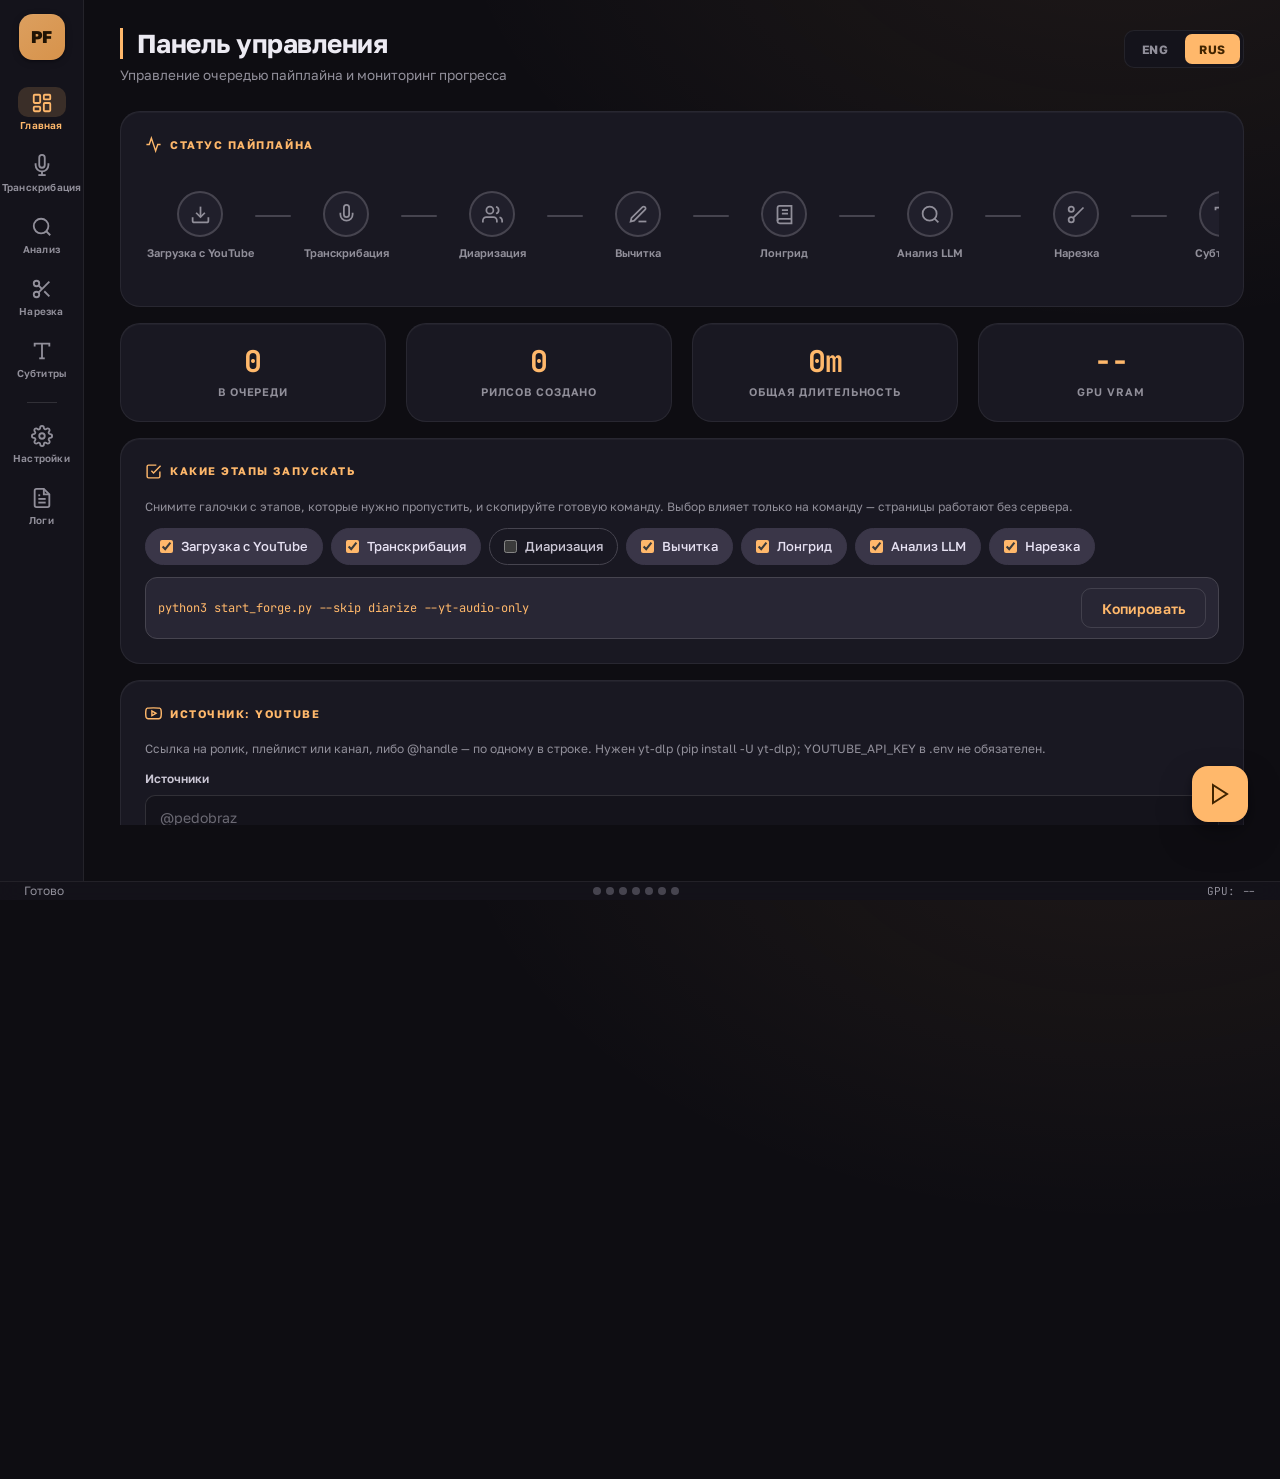
<file: gui/index.html>
<!doctype html>
<html lang="ru">
<head>
  <meta charset="utf-8">
  <meta name="viewport" content="width=device-width,initial-scale=1">
  <title>Podcast Reels Forge — Панель управления</title>
  <meta name="color-scheme" content="dark">
  <link rel="preconnect" href="https://fonts.googleapis.com">
  <link rel="preconnect" href="https://fonts.gstatic.com" crossorigin>
  <link href="https://fonts.googleapis.com/css2?family=Golos+Text:wght@400;500;600;700;800&family=JetBrains+Mono:wght@400;500;600;700&display=swap" rel="stylesheet">
  <link rel="stylesheet" href="assets/app.css">
</head>
<body data-page="dashboard">
  <div class="app-shell">
    <!-- NAVIGATION RAIL -->
    <nav class="nav-rail">
      <a href="index.html" class="nav-rail-brand">PF</a>

      <a class="nav-rail-item" data-tab="dashboard" data-tooltip-i18n="nav_dashboard" href="index.html">
        <svg viewBox="0 0 24 24" fill="none" stroke="currentColor" stroke-width="2"><rect x="3" y="3" width="7" height="9" rx="1"/><rect x="14" y="3" width="7" height="5" rx="1"/><rect x="14" y="12" width="7" height="9" rx="1"/><rect x="3" y="16" width="7" height="5" rx="1"/></svg>
        <span data-i18n="nav_home">Главная</span>
      </a>
      <a class="nav-rail-item" data-tab="transcribe" data-tooltip-i18n="nav_transcribe" href="transcribe.html">
        <svg viewBox="0 0 24 24" fill="none" stroke="currentColor" stroke-width="2"><path d="M12 1a3 3 0 0 0-3 3v8a3 3 0 0 0 6 0V4a3 3 0 0 0-3-3z"/><path d="M19 10v2a7 7 0 0 1-14 0v-2"/><line x1="12" y1="19" x2="12" y2="23"/><line x1="8" y1="23" x2="16" y2="23"/></svg>
        <span data-i18n="nav_transcribe">Транскрибация</span>
      </a>
      <a class="nav-rail-item" data-tab="analyze" data-tooltip-i18n="nav_analyze" href="analyze.html">
        <svg viewBox="0 0 24 24" fill="none" stroke="currentColor" stroke-width="2"><circle cx="11" cy="11" r="8"/><line x1="21" y1="21" x2="16.65" y2="16.65"/></svg>
        <span data-i18n="nav_analyze">Анализ</span>
      </a>
      <a class="nav-rail-item" data-tab="cut" data-tooltip-i18n="nav_cut" href="cut.html">
        <svg viewBox="0 0 24 24" fill="none" stroke="currentColor" stroke-width="2"><circle cx="6" cy="6" r="3"/><circle cx="6" cy="18" r="3"/><line x1="20" y1="4" x2="8.12" y2="15.88"/><line x1="14.47" y1="14.48" x2="20" y2="20"/><line x1="8.12" y1="8.12" x2="12" y2="12"/></svg>
        <span data-i18n="nav_cut">Нарезка</span>
      </a>
      <a class="nav-rail-item" data-tab="subtitles" data-tooltip-i18n="nav_subtitles" href="subtitles.html">
        <svg viewBox="0 0 24 24" fill="none" stroke="currentColor" stroke-width="2"><polyline points="4 7 4 4 20 4 20 7"/><line x1="9" y1="20" x2="15" y2="20"/><line x1="12" y1="4" x2="12" y2="20"/></svg>
        <span data-i18n="nav_subs">Субтитры</span>
      </a>

      <div class="nav-rail-divider"></div>

      <a class="nav-rail-item" data-tab="settings" data-tooltip-i18n="nav_settings" href="settings.html">
        <svg viewBox="0 0 24 24" fill="none" stroke="currentColor" stroke-width="2"><circle cx="12" cy="12" r="3"/><path d="M19.4 15a1.65 1.65 0 0 0 .33 1.82l.06.06a2 2 0 0 1 0 2.83 2 2 0 0 1-2.83 0l-.06-.06a1.65 1.65 0 0 0-1.82-.33 1.65 1.65 0 0 0-1 1.51V21a2 2 0 0 1-2 2 2 2 0 0 1-2-2v-.09A1.65 1.65 0 0 0 9 19.4a1.65 1.65 0 0 0-1.82.33l-.06.06a2 2 0 0 1-2.83 0 2 2 0 0 1 0-2.83l.06-.06A1.65 1.65 0 0 0 4.68 15a1.65 1.65 0 0 0-1.51-1H3a2 2 0 0 1-2-2 2 2 0 0 1 2-2h.09A1.65 1.65 0 0 0 4.6 9a1.65 1.65 0 0 0-.33-1.82l-.06-.06a2 2 0 0 1 0-2.83 2 2 0 0 1 2.83 0l.06.06A1.65 1.65 0 0 0 9 4.68a1.65 1.65 0 0 0 1-1.51V3a2 2 0 0 1 2-2 2 2 0 0 1 2 2v.09a1.65 1.65 0 0 0 1 1.51 1.65 1.65 0 0 0 1.82-.33l.06-.06a2 2 0 0 1 2.83 0 2 2 0 0 1 0 2.83l-.06.06A1.65 1.65 0 0 0 19.4 9a1.65 1.65 0 0 0 1.51 1H21a2 2 0 0 1 2 2 2 2 0 0 1-2 2h-.09a1.65 1.65 0 0 0-1.51 1z"/></svg>
        <span data-i18n="nav_settings">Настройки</span>
      </a>
      <a class="nav-rail-item" data-tab="logs" data-tooltip-i18n="nav_logs" href="logs.html">
        <svg viewBox="0 0 24 24" fill="none" stroke="currentColor" stroke-width="2"><path d="M14 2H6a2 2 0 0 0-2 2v16a2 2 0 0 0 2 2h12a2 2 0 0 0 2-2V8z"/><polyline points="14 2 14 8 20 8"/><line x1="16" y1="13" x2="8" y2="13"/><line x1="16" y1="17" x2="8" y2="17"/><polyline points="10 9 9 9 8 9"/></svg>
        <span data-i18n="nav_logs">Логи</span>
      </a>
    </nav>

    <!-- MAIN CONTENT -->
    <main class="main-content" id="mainContent">

      <div class="tab-page active" id="tab-dashboard">
        <div class="page-header">
          <div class="page-header-text">
            <h2 data-i18n="dash_title">Панель управления</h2>
            <p data-i18n="dash_desc">Управление очередью пайплайна и мониторинг прогресса</p>
          </div>
          <div class="lang-toggle">
            <button class="lang-toggle-btn" data-lang="en">ENG</button>
            <button class="lang-toggle-btn active" data-lang="ru">RUS</button>
          </div>
        </div>

        <div class="card">
          <div class="card-title">
            <svg viewBox="0 0 24 24" fill="none" stroke="currentColor" stroke-width="2"><polyline points="22 12 18 12 15 21 9 3 6 12 2 12"/></svg>
            <span data-i18n="dash_pipeline_status">Статус пайплайна</span>
          </div>
          <div class="pipeline-visual" id="pipelineVisual">
            <div class="pipeline-stage" data-stage="fetch">
              <div class="pipeline-stage-dot"><svg viewBox="0 0 24 24" fill="none" stroke="currentColor" stroke-width="2"><path d="M21 15v4a2 2 0 0 1-2 2H5a2 2 0 0 1-2-2v-4"/><polyline points="7 10 12 15 17 10"/><line x1="12" y1="15" x2="12" y2="3"/></svg></div>
              <div class="pipeline-stage-label" data-i18n="stage_fetch">Загрузка с YouTube</div>
            </div>
            <div class="pipeline-connector"></div>
            <div class="pipeline-stage" data-stage="transcribe">
              <div class="pipeline-stage-dot"><svg viewBox="0 0 24 24" fill="none" stroke="currentColor" stroke-width="2"><path d="M12 1a3 3 0 0 0-3 3v8a3 3 0 0 0 6 0V4a3 3 0 0 0-3-3z"/><path d="M19 10v2a7 7 0 0 1-14 0v-2"/></svg></div>
              <div class="pipeline-stage-label" data-i18n="stage_transcribe">Транскрибация</div>
            </div>
            <div class="pipeline-connector"></div>
            <div class="pipeline-stage" data-stage="diarize">
              <div class="pipeline-stage-dot"><svg viewBox="0 0 24 24" fill="none" stroke="currentColor" stroke-width="2"><path d="M17 21v-2a4 4 0 0 0-4-4H5a4 4 0 0 0-4 4v2"/><circle cx="9" cy="7" r="4"/><path d="M23 21v-2a4 4 0 0 0-3-3.87"/><path d="M16 3.13a4 4 0 0 1 0 7.75"/></svg></div>
              <div class="pipeline-stage-label" data-i18n="stage_diarize">Диаризация</div>
            </div>
            <div class="pipeline-connector"></div>
            <div class="pipeline-stage" data-stage="proofread">
              <div class="pipeline-stage-dot"><svg viewBox="0 0 24 24" fill="none" stroke="currentColor" stroke-width="2"><path d="M12 20h9"/><path d="M16.5 3.5a2.121 2.121 0 0 1 3 3L7 19l-4 1 1-4L16.5 3.5z"/></svg></div>
              <div class="pipeline-stage-label" data-i18n="stage_proofread">Вычитка</div>
            </div>
            <div class="pipeline-connector"></div>
            <div class="pipeline-stage" data-stage="article">
              <div class="pipeline-stage-dot"><svg viewBox="0 0 24 24" fill="none" stroke="currentColor" stroke-width="2"><path d="M4 19.5A2.5 2.5 0 0 1 6.5 17H20"/><path d="M6.5 2H20v20H6.5A2.5 2.5 0 0 1 4 19.5v-15A2.5 2.5 0 0 1 6.5 2z"/><line x1="9" y1="7" x2="16" y2="7"/><line x1="9" y1="11" x2="16" y2="11"/></svg></div>
              <div class="pipeline-stage-label" data-i18n="stage_article">Лонгрид</div>
            </div>
            <div class="pipeline-connector"></div>
            <div class="pipeline-stage" data-stage="analyze">
              <div class="pipeline-stage-dot"><svg viewBox="0 0 24 24" fill="none" stroke="currentColor" stroke-width="2"><circle cx="11" cy="11" r="8"/><line x1="21" y1="21" x2="16.65" y2="16.65"/></svg></div>
              <div class="pipeline-stage-label" data-i18n="stage_analyze">Анализ LLM</div>
            </div>
            <div class="pipeline-connector"></div>
            <div class="pipeline-stage" data-stage="cut">
              <div class="pipeline-stage-dot"><svg viewBox="0 0 24 24" fill="none" stroke="currentColor" stroke-width="2"><circle cx="6" cy="6" r="3"/><circle cx="6" cy="18" r="3"/><line x1="20" y1="4" x2="8.12" y2="15.88"/></svg></div>
              <div class="pipeline-stage-label" data-i18n="stage_cut">Нарезка</div>
            </div>
            <div class="pipeline-connector"></div>
            <div class="pipeline-stage" data-stage="subtitles">
              <div class="pipeline-stage-dot"><svg viewBox="0 0 24 24" fill="none" stroke="currentColor" stroke-width="2"><polyline points="4 7 4 4 20 4 20 7"/><line x1="9" y1="20" x2="15" y2="20"/><line x1="12" y1="4" x2="12" y2="20"/></svg></div>
              <div class="pipeline-stage-label" data-i18n="stage_subtitles">Субтитры</div>
            </div>
          </div>
        </div>

        <div class="grid-4" style="margin-bottom: 16px;">
          <div class="stat-card">
            <div class="stat-value" id="statQueue">0</div>
            <div class="stat-label" data-i18n="stat_queue">В очереди</div>
          </div>
          <div class="stat-card">
            <div class="stat-value" id="statReels">0</div>
            <div class="stat-label" data-i18n="stat_reels">Рилсов создано</div>
          </div>
          <div class="stat-card">
            <div class="stat-value" id="statDuration">0m</div>
            <div class="stat-label" data-i18n="stat_duration">Общая длительность</div>
          </div>
          <div class="stat-card">
            <div class="stat-value" id="statGPU">--</div>
            <div class="stat-label" data-i18n="stat_gpu">GPU VRAM</div>
          </div>
        </div>

        <div class="card">
          <div class="card-title">
            <svg viewBox="0 0 24 24" fill="none" stroke="currentColor" stroke-width="2"><polyline points="9 11 12 14 22 4"/><path d="M21 12v7a2 2 0 0 1-2 2H5a2 2 0 0 1-2-2V5a2 2 0 0 1 2-2h11"/></svg>
            <span data-i18n="dash_stages">Какие этапы запускать</span>
          </div>
          <p style="margin:0 0 12px; font-size:12px; color:var(--md-sys-color-outline); line-height:1.5;" data-i18n="dash_stages_hint">
            Снимите галочки с этапов, которые нужно пропустить, и скопируйте готовую команду. Выбор влияет только на команду — страницы работают без сервера.
          </p>
          <div class="stage-picker" id="stagePicker">
            <label class="stage-chip"><input type="checkbox" data-stage-pick="fetch" checked><span data-i18n="stage_fetch">Загрузка с YouTube</span></label>
            <label class="stage-chip"><input type="checkbox" data-stage-pick="transcribe" checked><span data-i18n="stage_transcribe">Транскрибация</span></label>
            <label class="stage-chip"><input type="checkbox" data-stage-pick="diarize"><span data-i18n="stage_diarize">Диаризация</span></label>
            <label class="stage-chip"><input type="checkbox" data-stage-pick="proofread" checked><span data-i18n="stage_proofread">Вычитка</span></label>
            <label class="stage-chip"><input type="checkbox" data-stage-pick="article" checked><span data-i18n="stage_article">Лонгрид</span></label>
            <label class="stage-chip"><input type="checkbox" data-stage-pick="analyze" checked><span data-i18n="stage_analyze">Анализ LLM</span></label>
            <label class="stage-chip"><input type="checkbox" data-stage-pick="cut" checked><span data-i18n="stage_cut">Нарезка</span></label>
          </div>
          <div class="code-inline">
            <code id="stageCommand">python3 start_forge.py</code>
            <button class="btn btn-outlined" id="btnCopyStageCmd" data-i18n="dash_copy_cmd">Копировать</button>
          </div>
        </div>

        <div class="card">
          <div class="card-title">
            <svg viewBox="0 0 24 24" fill="none" stroke="currentColor" stroke-width="2"><path d="M22.54 6.42a2.78 2.78 0 0 0-1.94-2C18.88 4 12 4 12 4s-6.88 0-8.6.46a2.78 2.78 0 0 0-1.94 2A29 29 0 0 0 1 11.75a29 29 0 0 0 .46 5.33A2.78 2.78 0 0 0 3.4 19c1.72.46 8.6.46 8.6.46s6.88 0 8.6-.46a2.78 2.78 0 0 0 1.94-2 29 29 0 0 0 .46-5.25 29 29 0 0 0-.46-5.33z"/><polygon points="9.75 15.02 15.5 11.75 9.75 8.48 9.75 15.02"/></svg>
            <span data-i18n="yt_title">Источник: YouTube</span>
          </div>
          <p style="margin:0 0 12px; font-size:12px; color:var(--md-sys-color-outline); line-height:1.5;" data-i18n="yt_hint">
            Ссылка на ролик, плейлист или канал, либо @handle — по одному в строке. Нужен yt-dlp (pip install -U yt-dlp); YOUTUBE_API_KEY в .env не обязателен.
          </p>
          <div class="field" style="margin-bottom: 16px;">
            <label data-i18n="yt_sources">Источники</label>
            <textarea id="cfgYtSources" rows="3" data-i18n-placeholder="yt_sources_ph" placeholder="@pedobraz&#10;https://youtu.be/D6WjXRJt1DA"></textarea>
          </div>
          <div class="field" style="margin-bottom: 16px;">
            <label data-i18n="yt_exclude">Не брать никогда</label>
            <textarea id="cfgYtExclude" rows="2" data-i18n-placeholder="yt_exclude_ph" placeholder="https://www.youtube.com/playlist?list=PL..."></textarea>
            <p style="margin:6px 0 0; font-size:11px; color:var(--md-sys-color-outline); line-height:1.5;" data-i18n="yt_exclude_hint">
              Ссылка на плейлист, канал или ролик — по одной в строке. Такие ролики не скачиваются и не обрабатываются, даже если названы в источниках. Плейлист удобнее списка id: правило остаётся верным, когда в него добавляют выпуск.
            </p>
          </div>
          <div class="grid-3" style="margin-bottom: 16px;">
            <div class="field">
              <label data-i18n="yt_download">Что качать</label>
              <select id="cfgYtDownload">
                <option value="audio" data-i18n="yt_download_audio" selected>Только аудио</option>
                <option value="auto" data-i18n="yt_download_auto">Авто (видео только под нарезку)</option>
                <option value="video" data-i18n="yt_download_video">Всегда видео</option>
              </select>
            </div>
            <div class="field">
              <label data-i18n="yt_limit">Взять последних (0 — все)</label>
              <input type="number" id="cfgYtLimit" min="0" step="1" value="0">
            </div>
            <div class="field">
              <label data-i18n="yt_since">Не раньше даты</label>
              <input type="text" id="cfgYtSince" placeholder="2026-01-01">
            </div>
            <div class="field">
              <label data-i18n="yt_min_dur">Мин. длительность, сек (60 отсекает Shorts)</label>
              <input type="number" id="cfgYtMinDuration" min="0" step="1" value="60">
            </div>
            <div class="field">
              <label data-i18n="yt_max_dur">Макс. длительность, сек (0 — без ограничения)</label>
              <input type="number" id="cfgYtMaxDuration" min="0" step="1" value="0">
            </div>
            <div class="field">
              <label data-i18n="yt_max_height">Потолок высоты, px</label>
              <input type="number" id="cfgYtMaxHeight" min="0" step="1" value="1080">
            </div>
          </div>
          <div class="field" style="margin-bottom: 16px;">
            <label data-i18n="yt_dir">Папка загрузок</label>
            <input type="text" id="cfgYtDownloadDir" value="input/youtube">
          </div>
          <div class="field" style="margin-bottom: 16px;">
            <label class="m3-switch">
              <div>
                <div class="m3-switch-text" data-i18n="yt_skip_live">Пропускать эфиры и премьеры</div>
              </div>
              <input type="checkbox" id="cfgYtSkipLive" checked>
              <div class="m3-switch-track"><div class="m3-switch-thumb"></div></div>
            </label>
          </div>
          <div class="field" style="margin-bottom: 16px;">
            <label class="m3-switch">
              <div>
                <div class="m3-switch-text" data-i18n="yt_archive">Вести журнал скачанного</div>
                <div class="m3-switch-desc" data-i18n="yt_archive_desc">Повторный прогон канала берёт только новые ролики</div>
              </div>
              <input type="checkbox" id="cfgYtArchive" checked>
              <div class="m3-switch-track"><div class="m3-switch-thumb"></div></div>
            </label>
          </div>
          <div class="field">
            <label class="m3-switch">
              <div>
                <div class="m3-switch-text" data-i18n="yt_all_inputs">Обрабатывать всю входную папку</div>
                <div class="m3-switch-desc" data-i18n="yt_all_inputs_desc">По умолчанию прогон сужается до роликов из списка выше</div>
              </div>
              <input type="checkbox" id="cfgYtAllInputs">
              <div class="m3-switch-track"><div class="m3-switch-thumb"></div></div>
            </label>
          </div>
        </div>

        <div class="card">
          <div class="card-title">
            <svg viewBox="0 0 24 24" fill="none" stroke="currentColor" stroke-width="2"><path d="M21 15v4a2 2 0 0 1-2 2H5a2 2 0 0 1-2-2v-4"/><polyline points="17 8 12 3 7 8"/><line x1="12" y1="3" x2="12" y2="15"/></svg>
            <span data-i18n="dash_add_queue">Добавить в очередь</span>
          </div>
          <label class="file-drop" id="fileDrop">
            <input type="file" id="fileInput" accept="video/*,audio/*" multiple>
            <svg viewBox="0 0 24 24" fill="none" stroke="currentColor" stroke-width="1.5"><rect x="3" y="3" width="18" height="18" rx="2" ry="2"/><circle cx="8.5" cy="8.5" r="1.5"/><polyline points="21 15 16 10 5 21"/></svg>
            <p data-i18n="dash_drop">Перетащите видео/аудио файлы сюда или нажмите для выбора</p>
            <small data-i18n="dash_formats">Поддерживаются: MP4, MKV, MOV, AVI, MP3</small>
          </label>
          <div style="display: flex; gap: 8px; margin-top: 12px;">
            <button class="btn btn-filled" id="btnRunPipeline">
              <svg viewBox="0 0 24 24" fill="none" stroke="currentColor" stroke-width="2"><polygon points="5 3 19 12 5 21 5 3"/></svg>
              <span data-i18n="dash_run">Запустить пайплайн</span>
            </button>
            <button class="btn btn-tonal" id="btnAutotune">
              <svg viewBox="0 0 24 24" fill="none" stroke="currentColor" stroke-width="2"><circle cx="12" cy="12" r="3"/><path d="M19.4 15a1.65 1.65 0 0 0 .33 1.82l.06.06a2 2 0 1 1-2.83 2.83l-.06-.06a1.65 1.65 0 0 0-1.82-.33 1.65 1.65 0 0 0-1 1.51V21a2 2 0 1 1-4 0v-.09A1.65 1.65 0 0 0 9 19.4"/></svg>
              <span data-i18n="dash_autotune">Автоподбор</span>
            </button>
            <button class="btn btn-outlined" id="btnOpenStyleEditor">
              <svg viewBox="0 0 24 24" fill="none" stroke="currentColor" stroke-width="2"><polyline points="4 7 4 4 20 4 20 7"/><line x1="9" y1="20" x2="15" y2="20"/><line x1="12" y1="4" x2="12" y2="20"/></svg>
              <span data-i18n="dash_style_editor">Редактор стилей</span>
            </button>
          </div>
        </div>

        <div class="card">
          <div class="card-title">
            <svg viewBox="0 0 24 24" fill="none" stroke="currentColor" stroke-width="2"><line x1="8" y1="6" x2="21" y2="6"/><line x1="8" y1="12" x2="21" y2="12"/><line x1="8" y1="18" x2="21" y2="18"/><line x1="3" y1="6" x2="3.01" y2="6"/><line x1="3" y1="12" x2="3.01" y2="12"/><line x1="3" y1="18" x2="3.01" y2="18"/></svg>
            <span data-i18n="dash_queue">Очередь обработки</span>
          </div>
          <div class="queue-list" id="queueList">
            <div class="empty-state" id="queueEmpty">
              <svg viewBox="0 0 24 24" fill="none" stroke="currentColor" stroke-width="1.5"><rect x="3" y="3" width="18" height="18" rx="2"/><line x1="12" y1="8" x2="12" y2="16"/><line x1="8" y1="12" x2="16" y2="12"/></svg>
              <h3 data-i18n="dash_empty_title">Очередь пуста</h3>
              <p data-i18n="dash_empty_desc">Загрузите видеофайлы для начала обработки</p>
            </div>
          </div>
        </div>
      </div>
    </main>

    <footer class="bottom-bar">
      <div class="bottom-bar-left">
        <span class="bottom-status" id="bottomStatus" data-i18n="bottom_ready">Готов</span>
      </div>
      <div class="bottom-bar-center">
        <div class="pipeline-overview" id="pipelineOverview">
          <div class="pipeline-overview-dot" data-stage="fetch"></div>
          <div class="pipeline-overview-dot" data-stage="transcribe"></div>
          <div class="pipeline-overview-dot" data-stage="diarize"></div>
          <div class="pipeline-overview-dot" data-stage="proofread"></div>
          <div class="pipeline-overview-dot" data-stage="analyze"></div>
          <div class="pipeline-overview-dot" data-stage="cut"></div>
          <div class="pipeline-overview-dot" data-stage="subtitles"></div>
        </div>
      </div>
      <div class="bottom-bar-right">
        <span class="gpu-info" id="gpuInfo">GPU: --</span>
      </div>
    </footer>
  </div>
    <button class="fab" id="fabRun" data-tooltip-i18n="fab_run">
    <svg viewBox="0 0 24 24" fill="none" stroke="currentColor" stroke-width="2"><polygon points="5 3 19 12 5 21 5 3"/></svg>
  </button>

  <script src="assets/app.js"></script>
</body>
</html>
</file>
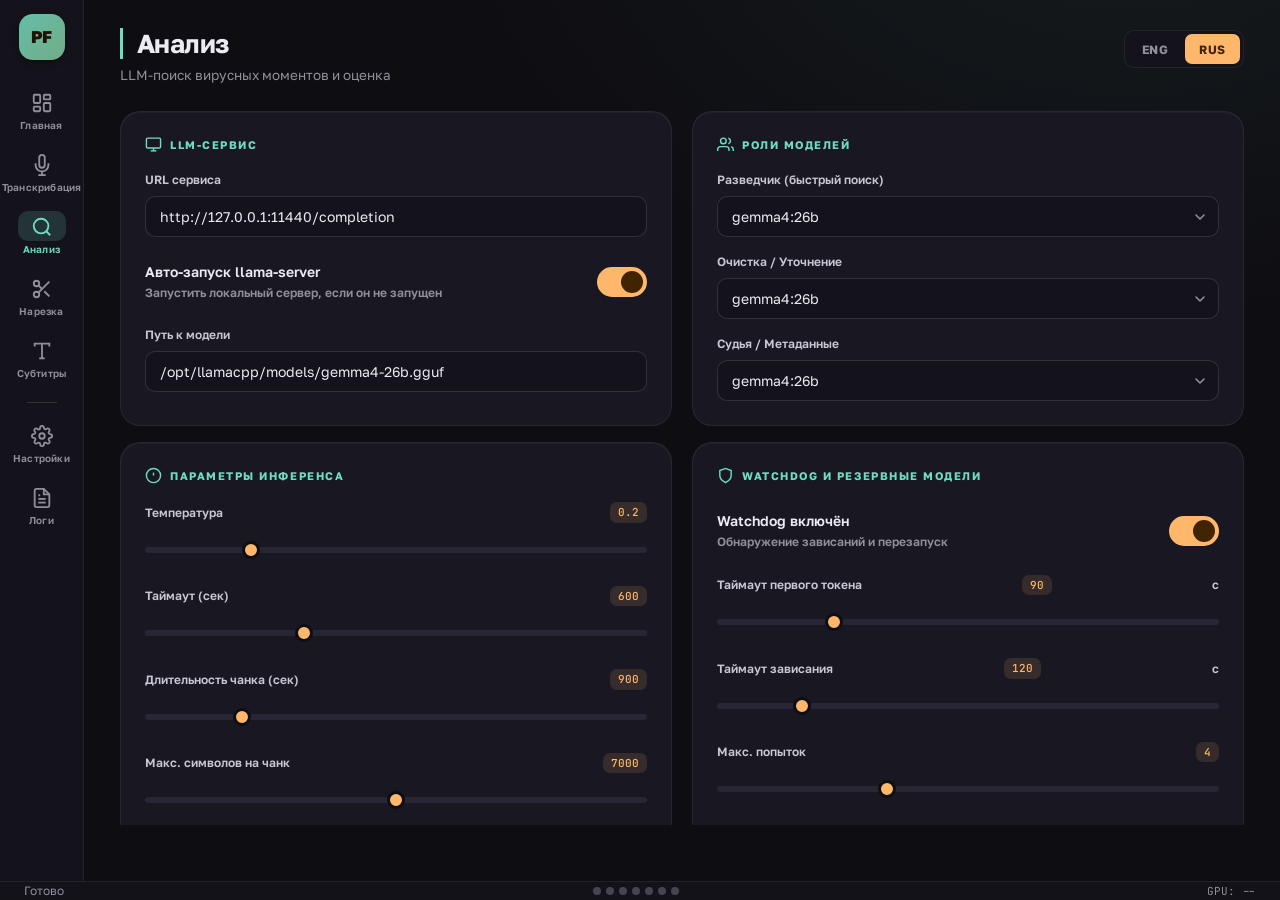
<file: gui/analyze.html>
<!doctype html>
<html lang="ru">
<head>
  <meta charset="utf-8">
  <meta name="viewport" content="width=device-width,initial-scale=1">
  <title>Podcast Reels Forge — Анализ</title>
  <meta name="color-scheme" content="dark">
  <link rel="preconnect" href="https://fonts.googleapis.com">
  <link rel="preconnect" href="https://fonts.gstatic.com" crossorigin>
  <link href="https://fonts.googleapis.com/css2?family=Golos+Text:wght@400;500;600;700;800&family=JetBrains+Mono:wght@400;500;600;700&display=swap" rel="stylesheet">
  <link rel="stylesheet" href="assets/app.css">
</head>
<body data-page="analyze">
  <div class="app-shell">
    <!-- NAVIGATION RAIL -->
    <nav class="nav-rail">
      <a href="index.html" class="nav-rail-brand">PF</a>

      <a class="nav-rail-item" data-tab="dashboard" data-tooltip-i18n="nav_dashboard" href="index.html">
        <svg viewBox="0 0 24 24" fill="none" stroke="currentColor" stroke-width="2"><rect x="3" y="3" width="7" height="9" rx="1"/><rect x="14" y="3" width="7" height="5" rx="1"/><rect x="14" y="12" width="7" height="9" rx="1"/><rect x="3" y="16" width="7" height="5" rx="1"/></svg>
        <span data-i18n="nav_home">Главная</span>
      </a>
      <a class="nav-rail-item" data-tab="transcribe" data-tooltip-i18n="nav_transcribe" href="transcribe.html">
        <svg viewBox="0 0 24 24" fill="none" stroke="currentColor" stroke-width="2"><path d="M12 1a3 3 0 0 0-3 3v8a3 3 0 0 0 6 0V4a3 3 0 0 0-3-3z"/><path d="M19 10v2a7 7 0 0 1-14 0v-2"/><line x1="12" y1="19" x2="12" y2="23"/><line x1="8" y1="23" x2="16" y2="23"/></svg>
        <span data-i18n="nav_transcribe">Транскрибация</span>
      </a>
      <a class="nav-rail-item" data-tab="analyze" data-tooltip-i18n="nav_analyze" href="analyze.html">
        <svg viewBox="0 0 24 24" fill="none" stroke="currentColor" stroke-width="2"><circle cx="11" cy="11" r="8"/><line x1="21" y1="21" x2="16.65" y2="16.65"/></svg>
        <span data-i18n="nav_analyze">Анализ</span>
      </a>
      <a class="nav-rail-item" data-tab="cut" data-tooltip-i18n="nav_cut" href="cut.html">
        <svg viewBox="0 0 24 24" fill="none" stroke="currentColor" stroke-width="2"><circle cx="6" cy="6" r="3"/><circle cx="6" cy="18" r="3"/><line x1="20" y1="4" x2="8.12" y2="15.88"/><line x1="14.47" y1="14.48" x2="20" y2="20"/><line x1="8.12" y1="8.12" x2="12" y2="12"/></svg>
        <span data-i18n="nav_cut">Нарезка</span>
      </a>
      <a class="nav-rail-item" data-tab="subtitles" data-tooltip-i18n="nav_subtitles" href="subtitles.html">
        <svg viewBox="0 0 24 24" fill="none" stroke="currentColor" stroke-width="2"><polyline points="4 7 4 4 20 4 20 7"/><line x1="9" y1="20" x2="15" y2="20"/><line x1="12" y1="4" x2="12" y2="20"/></svg>
        <span data-i18n="nav_subs">Субтитры</span>
      </a>

      <div class="nav-rail-divider"></div>

      <a class="nav-rail-item" data-tab="settings" data-tooltip-i18n="nav_settings" href="settings.html">
        <svg viewBox="0 0 24 24" fill="none" stroke="currentColor" stroke-width="2"><circle cx="12" cy="12" r="3"/><path d="M19.4 15a1.65 1.65 0 0 0 .33 1.82l.06.06a2 2 0 0 1 0 2.83 2 2 0 0 1-2.83 0l-.06-.06a1.65 1.65 0 0 0-1.82-.33 1.65 1.65 0 0 0-1 1.51V21a2 2 0 0 1-2 2 2 2 0 0 1-2-2v-.09A1.65 1.65 0 0 0 9 19.4a1.65 1.65 0 0 0-1.82.33l-.06.06a2 2 0 0 1-2.83 0 2 2 0 0 1 0-2.83l.06-.06A1.65 1.65 0 0 0 4.68 15a1.65 1.65 0 0 0-1.51-1H3a2 2 0 0 1-2-2 2 2 0 0 1 2-2h.09A1.65 1.65 0 0 0 4.6 9a1.65 1.65 0 0 0-.33-1.82l-.06-.06a2 2 0 0 1 0-2.83 2 2 0 0 1 2.83 0l.06.06A1.65 1.65 0 0 0 9 4.68a1.65 1.65 0 0 0 1-1.51V3a2 2 0 0 1 2-2 2 2 0 0 1 2 2v.09a1.65 1.65 0 0 0 1 1.51 1.65 1.65 0 0 0 1.82-.33l.06-.06a2 2 0 0 1 2.83 0 2 2 0 0 1 0 2.83l-.06.06A1.65 1.65 0 0 0 19.4 9a1.65 1.65 0 0 0 1.51 1H21a2 2 0 0 1 2 2 2 2 0 0 1-2 2h-.09a1.65 1.65 0 0 0-1.51 1z"/></svg>
        <span data-i18n="nav_settings">Настройки</span>
      </a>
      <a class="nav-rail-item" data-tab="logs" data-tooltip-i18n="nav_logs" href="logs.html">
        <svg viewBox="0 0 24 24" fill="none" stroke="currentColor" stroke-width="2"><path d="M14 2H6a2 2 0 0 0-2 2v16a2 2 0 0 0 2 2h12a2 2 0 0 0 2-2V8z"/><polyline points="14 2 14 8 20 8"/><line x1="16" y1="13" x2="8" y2="13"/><line x1="16" y1="17" x2="8" y2="17"/><polyline points="10 9 9 9 8 9"/></svg>
        <span data-i18n="nav_logs">Логи</span>
      </a>
    </nav>

    <!-- MAIN CONTENT -->
    <main class="main-content" id="mainContent">

      <div class="tab-page active" id="tab-analyze">
        <div class="page-header">
          <div class="page-header-text">
            <h2 data-i18n="an_title">Анализ</h2>
            <p data-i18n="an_desc">LLM-поиск вирусных моментов и оценка</p>
          </div>
          <div class="lang-toggle">
            <button class="lang-toggle-btn" data-lang="en">ENG</button>
            <button class="lang-toggle-btn active" data-lang="ru">RUS</button>
          </div>
        </div>

        <div class="grid-2">
          <div class="card">
            <div class="card-title">
              <svg viewBox="0 0 24 24" fill="none" stroke="currentColor" stroke-width="2"><rect x="2" y="3" width="20" height="14" rx="2" ry="2"/><line x1="8" y1="21" x2="16" y2="21"/><line x1="12" y1="17" x2="12" y2="21"/></svg>
              <span data-i18n="an_service">LLM-сервис</span>
            </div>
            <div class="field" style="margin-bottom: 16px;">
              <label data-i18n="an_url">URL сервиса</label>
              <input type="text" id="cfgAnalyzeUrl" value="http://127.0.0.1:11440/completion">
            </div>
            <div class="field" style="margin-bottom: 16px;">
              <label class="m3-switch">
                <div>
                  <div class="m3-switch-text" data-i18n="an_autostart">Авто-запуск llama-server</div>
                  <div class="m3-switch-desc" data-i18n="an_autostart_desc">Запустить локальный сервер если не запущен</div>
                </div>
                <input type="checkbox" id="cfgAnalyzeAutoStart" checked>
                <div class="m3-switch-track"><div class="m3-switch-thumb"></div></div>
              </label>
            </div>
            <div class="field">
              <label data-i18n="an_model_path">Путь к модели</label>
              <input type="text" id="cfgAnalyzeModelPath" value="/opt/llamacpp/models/gemma4-26b.gguf">
            </div>
          </div>

          <div class="card">
            <div class="card-title">
              <svg viewBox="0 0 24 24" fill="none" stroke="currentColor" stroke-width="2"><path d="M17 21v-2a4 4 0 0 0-4-4H5a4 4 0 0 0-4 4v2"/><circle cx="9" cy="7" r="4"/><path d="M23 21v-2a4 4 0 0 0-3-3.87"/><path d="M16 3.13a4 4 0 0 1 0 7.75"/></svg>
              <span data-i18n="an_roles">Роли моделей</span>
            </div>
            <div class="field" style="margin-bottom: 16px;">
              <label data-i18n="an_scout">Разведчик (быстрый поиск)</label>
              <select id="cfgAnalyzeScout">
                <option value="gemma4:26b">gemma4:26b</option>
                <option value="gemma4">gemma4</option>
                <option value="gemma4:12b">gemma4:12b</option>
              </select>
            </div>
            <div class="field" style="margin-bottom: 16px;">
              <label data-i18n="an_cleanup">Очистка / Уточнение</label>
              <select id="cfgAnalyzeCleanup">
                <option value="gemma4:26b">gemma4:26b</option>
                <option value="gemma4">gemma4</option>
                <option value="gemma4:12b">gemma4:12b</option>
              </select>
            </div>
            <div class="field">
              <label data-i18n="an_judge">Судья / Метаданные</label>
              <select id="cfgAnalyzeJudge">
                <option value="gemma4:26b">gemma4:26b</option>
                <option value="gemma4">gemma4</option>
                <option value="gemma4:12b">gemma4:12b</option>
              </select>
            </div>
          </div>
        </div>

        <div class="grid-2">
          <div class="card">
            <div class="card-title">
              <svg viewBox="0 0 24 24" fill="none" stroke="currentColor" stroke-width="2"><circle cx="12" cy="12" r="10"/><line x1="12" y1="8" x2="12" y2="12"/><line x1="12" y1="16" x2="12.01" y2="16"/></svg>
              <span data-i18n="an_params">Параметры инференса</span>
            </div>
            <div class="field" style="margin-bottom: 16px;">
              <label><span data-i18n="an_temp">Температура</span> <span class="value" id="v-cfgAnalyzeTemp">0.2</span></label>
              <input type="range" id="cfgAnalyzeTemp" min="0.0" max="1.0" step="0.05" value="0.2">
            </div>
            <div class="field" style="margin-bottom: 16px;">
              <label><span data-i18n="an_timeout">Таймаут (сек)</span> <span class="value" id="v-cfgAnalyzeTimeout">600</span></label>
              <input type="range" id="cfgAnalyzeTimeout" min="60" max="1800" step="30" value="600">
            </div>
            <div class="field" style="margin-bottom: 16px;">
              <label><span data-i18n="an_chunk">Длительность чанка (сек)</span> <span class="value" id="v-cfgAnalyzeChunk">900</span></label>
              <input type="range" id="cfgAnalyzeChunk" min="300" max="3600" step="60" value="900">
            </div>
            <div class="field" style="margin-bottom: 16px;">
              <label><span data-i18n="an_max_chars">Макс. символов на чанк</span> <span class="value" id="v-cfgAnalyzeMaxChars">7000</span></label>
              <input type="range" id="cfgAnalyzeMaxChars" min="2000" max="12000" step="500" value="7000">
            </div>
            <div class="field">
              <label><span data-i18n="an_scout_par">Параллелизм разведчика</span> <span class="value" id="v-cfgAnalyzeScoutParallelism">1</span></label>
              <input type="range" id="cfgAnalyzeScoutParallelism" min="1" max="8" step="1" value="1">
            </div>
          </div>

          <div class="card">
            <div class="card-title">
              <svg viewBox="0 0 24 24" fill="none" stroke="currentColor" stroke-width="2"><path d="M12 22s8-4 8-10V5l-8-3-8 3v7c0 6 8 10 8 10z"/></svg>
              <span data-i18n="an_watchdog">Watchdog и фоллбэк</span>
            </div>
            <div class="field" style="margin-bottom: 16px;">
              <label class="m3-switch">
                <div>
                  <div class="m3-switch-text" data-i18n="an_wd_enabled">Watchdog включён</div>
                  <div class="m3-switch-desc" data-i18n="an_wd_desc">Обнаружение зависаний и перезапуск</div>
                </div>
                <input type="checkbox" id="cfgAnalyzeWatchdog" checked>
                <div class="m3-switch-track"><div class="m3-switch-thumb"></div></div>
              </label>
            </div>
            <div class="field" style="margin-bottom: 16px;">
              <label><span data-i18n="an_wd_first">Таймаут первого токена</span> <span class="value" id="v-cfgAnalyzeFirstToken">90</span>с</label>
              <input type="range" id="cfgAnalyzeFirstToken" min="30" max="300" step="10" value="90">
            </div>
            <div class="field" style="margin-bottom: 16px;">
              <label><span data-i18n="an_wd_stall">Таймаут зависания</span> <span class="value" id="v-cfgAnalyzeStall">120</span>с</label>
              <input type="range" id="cfgAnalyzeStall" min="30" max="600" step="10" value="120">
            </div>
            <div class="field" style="margin-bottom: 16px;">
              <label><span data-i18n="an_wd_retries">Макс. попыток</span> <span class="value" id="v-cfgAnalyzeRetries">4</span></label>
              <input type="range" id="cfgAnalyzeRetries" min="1" max="10" step="1" value="4">
            </div>
            <div class="field">
              <label><span data-i18n="an_wd_log">Интервал логов (сек)</span> <span class="value" id="v-cfgAnalyzeLogInterval">10</span></label>
              <input type="range" id="cfgAnalyzeLogInterval" min="1" max="60" step="1" value="10">
            </div>
          </div>
        </div>

        <div class="card">
          <div class="card-title">
            <svg viewBox="0 0 24 24" fill="none" stroke="currentColor" stroke-width="2"><rect x="2" y="2" width="20" height="8" rx="2" ry="2"/><rect x="2" y="14" width="20" height="8" rx="2" ry="2"/><line x1="6" y1="6" x2="6.01" y2="6"/><line x1="6" y1="18" x2="6.01" y2="18"/></svg>
            <span data-i18n="an_service_tuning">Сервис llama.cpp — VRAM и производительность</span>
          </div>
          <div class="grid-3">
            <div class="field">
              <label><span data-i18n="an_ngpu">Слои на GPU (n_gpu_layers)</span> <span class="value" id="v-cfgLlamaNgpu">0</span></label>
              <input type="range" id="cfgLlamaNgpu" min="0" max="999" step="1" value="0">
            </div>
            <div class="field">
              <label><span data-i18n="an_ctx">Размер контекста (ctx_size)</span> <span class="value" id="v-cfgLlamaCtx">8192</span></label>
              <input type="range" id="cfgLlamaCtx" min="2048" max="32768" step="1024" value="8192">
            </div>
            <div class="field">
              <label><span data-i18n="an_startup">Таймаут старта (сек)</span> <span class="value" id="v-cfgLlamaStartupTimeout">120</span></label>
              <input type="range" id="cfgLlamaStartupTimeout" min="30" max="600" step="10" value="120">
            </div>
            <div class="field">
              <label><span data-i18n="an_lbatch">Размер батча (batch_size)</span> <span class="value" id="v-cfgLlamaBatch">1024</span></label>
              <input type="range" id="cfgLlamaBatch" min="128" max="4096" step="128" value="1024">
            </div>
            <div class="field">
              <label><span data-i18n="an_ubatch">Микро-батч (ubatch_size)</span> <span class="value" id="v-cfgLlamaUbatch">512</span></label>
              <input type="range" id="cfgLlamaUbatch" min="64" max="2048" step="64" value="512">
            </div>
            <div class="field">
              <label><span data-i18n="an_lthreads">Потоки CPU (threads)</span> <span class="value" id="v-cfgLlamaThreads">4</span></label>
              <input type="range" id="cfgLlamaThreads" min="1" max="32" step="1" value="4">
            </div>
            <div class="field">
              <label><span data-i18n="an_parallel">Параллельные слоты (parallel)</span> <span class="value" id="v-cfgLlamaParallel">1</span></label>
              <input type="range" id="cfgLlamaParallel" min="1" max="8" step="1" value="1">
            </div>
            <div class="field">
              <label><span data-i18n="an_main_gpu">Основной GPU (main_gpu)</span> <span class="value" id="v-cfgLlamaMainGpu">0</span></label>
              <input type="range" id="cfgLlamaMainGpu" min="0" max="7" step="1" value="0">
            </div>
            <div class="field">
              <label data-i18n="an_cache_k">KV-кэш K (cache_type_k)</label>
              <select id="cfgLlamaCacheK">
                <option value="f16">f16</option>
                <option value="q8_0" selected>q8_0</option>
                <option value="q5_1">q5_1</option>
                <option value="q4_0">q4_0</option>
              </select>
            </div>
            <div class="field">
              <label data-i18n="an_cache_v">KV-кэш V (cache_type_v)</label>
              <select id="cfgLlamaCacheV">
                <option value="f16">f16</option>
                <option value="q8_0" selected>q8_0</option>
                <option value="q5_1">q5_1</option>
                <option value="q4_0">q4_0</option>
              </select>
            </div>
            <div class="field span-full">
              <label data-i18n="an_fallback">Фоллбэк-модели (через запятую)</label>
              <input type="text" id="cfgAnalyzeFallback" data-i18n-placeholder="an_fallback_ph" placeholder="например: gemma4:12b, gemma4">
            </div>
            <div class="field span-full">
              <label data-i18n="an_extra_args">Доп. аргументы llama-server (через пробел)</label>
              <input type="text" id="cfgLlamaExtraArgs" data-i18n-placeholder="an_extra_args_ph" placeholder="например: --flash-attn --no-mmap">
            </div>
          </div>
        </div>

        <div class="card">
          <div class="card-title">
            <svg viewBox="0 0 24 24" fill="none" stroke="currentColor" stroke-width="2"><path d="M16 21v-2a4 4 0 0 0-4-4H6a4 4 0 0 0-4 4v2"/><circle cx="9" cy="7" r="4"/><path d="M22 21v-2a4 4 0 0 0-3-3.87"/><path d="M16 3.13a4 4 0 0 1 0 7.75"/></svg>
            <span data-i18n="an_role_overrides">Переопределения по ролям</span>
          </div>
          <p style="margin:-8px 0 14px; font-size:12px; color:var(--md-sys-color-outline); line-height:1.5;" data-i18n="an_role_overrides_desc">Точечные настройки таймаута/температуры для каждой роли поверх общих параметров выше.</p>
          <div class="grid-3">
            <div class="field">
              <label><span data-i18n="an_ro_scout_timeout">Разведчик: таймаут</span> <span class="value" id="v-cfgRoScoutTimeout">600</span></label>
              <input type="range" id="cfgRoScoutTimeout" min="60" max="1800" step="30" value="600">
            </div>
            <div class="field">
              <label><span data-i18n="an_ro_scout_temp">Разведчик: температура</span> <span class="value" id="v-cfgRoScoutTemp">0.35</span></label>
              <input type="range" id="cfgRoScoutTemp" min="0" max="1" step="0.05" value="0.35">
            </div>
            <div class="field">
              <label><span data-i18n="an_ro_scout_chunk">Разведчик: чанк (сек)</span> <span class="value" id="v-cfgRoScoutChunk">1200</span></label>
              <input type="range" id="cfgRoScoutChunk" min="300" max="3600" step="60" value="1200">
            </div>
            <div class="field">
              <label><span data-i18n="an_ro_cleanup_timeout">Очистка: таймаут</span> <span class="value" id="v-cfgRoCleanupTimeout">600</span></label>
              <input type="range" id="cfgRoCleanupTimeout" min="60" max="1800" step="30" value="600">
            </div>
            <div class="field">
              <label><span data-i18n="an_ro_cleanup_temp">Очистка: температура</span> <span class="value" id="v-cfgRoCleanupTemp">0.15</span></label>
              <input type="range" id="cfgRoCleanupTemp" min="0" max="1" step="0.05" value="0.15">
            </div>
            <div class="field"></div>
            <div class="field">
              <label><span data-i18n="an_ro_judge_timeout">Судья: таймаут</span> <span class="value" id="v-cfgRoJudgeTimeout">600</span></label>
              <input type="range" id="cfgRoJudgeTimeout" min="60" max="1800" step="30" value="600">
            </div>
            <div class="field">
              <label><span data-i18n="an_ro_judge_temp">Судья: температура</span> <span class="value" id="v-cfgRoJudgeTemp">0.05</span></label>
              <input type="range" id="cfgRoJudgeTemp" min="0" max="1" step="0.05" value="0.05">
            </div>
            <div class="field"></div>
          </div>
        </div>

        <div class="card">
          <div class="card-title">
            <svg viewBox="0 0 24 24" fill="none" stroke="currentColor" stroke-width="2"><path d="M14 2H6a2 2 0 0 0-2 2v16a2 2 0 0 0 2 2h12a2 2 0 0 0 2-2V8z"/><polyline points="14 2 14 8 20 8"/></svg>
            <span data-i18n="an_prompts">Промпты и язык</span>
          </div>
          <div class="grid-2">
            <div class="field">
              <label data-i18n="an_prompt_lang">Язык промптов</label>
              <div class="chip-group">
                <button class="chip active" data-field="cfgAnalyzeLang" data-value="auto" data-i18n="chip_auto">Авто</button>
                <button class="chip" data-field="cfgAnalyzeLang" data-value="ru">Русский</button>
                <button class="chip" data-field="cfgAnalyzeLang" data-value="en">English</button>
              </div>
              <input type="hidden" id="cfgAnalyzeLang" value="auto">
            </div>
            <div class="field">
              <label data-i18n="an_variant">Вариант промпта</label>
              <div class="chip-group">
                <button class="chip active" data-field="cfgAnalyzeVariant" data-value="default" data-i18n="an_default">По умолчанию</button>
                <button class="chip" data-field="cfgAnalyzeVariant" data-value="a">Вариант A</button>
                <button class="chip" data-field="cfgAnalyzeVariant" data-value="b">Вариант B</button>
              </div>
              <input type="hidden" id="cfgAnalyzeVariant" value="default">
            </div>
          </div>
        </div>
      </div>
    </main>

    <footer class="bottom-bar">
      <div class="bottom-bar-left">
        <span class="bottom-status" id="bottomStatus" data-i18n="bottom_ready">Готов</span>
      </div>
      <div class="bottom-bar-center">
        <div class="pipeline-overview" id="pipelineOverview">
          <div class="pipeline-overview-dot" data-stage="transcribe"></div>
          <div class="pipeline-overview-dot" data-stage="diarize"></div>
          <div class="pipeline-overview-dot" data-stage="proofread"></div>
          <div class="pipeline-overview-dot" data-stage="article"></div>
          <div class="pipeline-overview-dot" data-stage="analyze"></div>
          <div class="pipeline-overview-dot" data-stage="cut"></div>
          <div class="pipeline-overview-dot" data-stage="subtitles"></div>
        </div>
      </div>
      <div class="bottom-bar-right">
        <span class="gpu-info" id="gpuInfo">GPU: --</span>
      </div>
    </footer>
  </div>

  <script src="assets/app.js"></script>
</body>
</html>
</file>
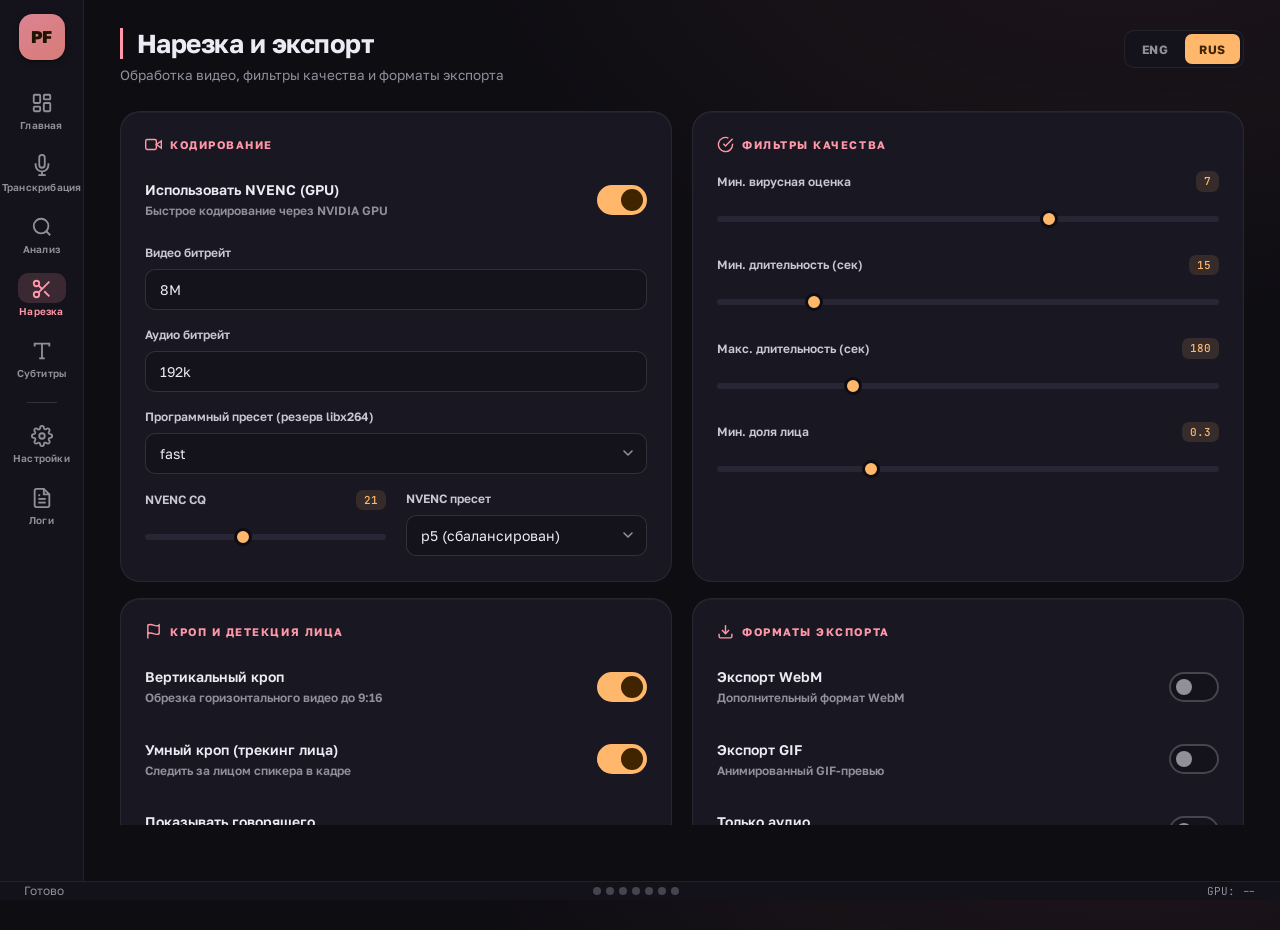
<file: gui/cut.html>
<!doctype html>
<html lang="ru">
<head>
  <meta charset="utf-8">
  <meta name="viewport" content="width=device-width,initial-scale=1">
  <title>Podcast Reels Forge — Нарезка</title>
  <meta name="color-scheme" content="dark">
  <link rel="preconnect" href="https://fonts.googleapis.com">
  <link rel="preconnect" href="https://fonts.gstatic.com" crossorigin>
  <link href="https://fonts.googleapis.com/css2?family=Golos+Text:wght@400;500;600;700;800&family=JetBrains+Mono:wght@400;500;600;700&display=swap" rel="stylesheet">
  <link rel="stylesheet" href="assets/app.css">
</head>
<body data-page="cut">
  <div class="app-shell">
    <!-- NAVIGATION RAIL -->
    <nav class="nav-rail">
      <a href="index.html" class="nav-rail-brand">PF</a>

      <a class="nav-rail-item" data-tab="dashboard" data-tooltip-i18n="nav_dashboard" href="index.html">
        <svg viewBox="0 0 24 24" fill="none" stroke="currentColor" stroke-width="2"><rect x="3" y="3" width="7" height="9" rx="1"/><rect x="14" y="3" width="7" height="5" rx="1"/><rect x="14" y="12" width="7" height="9" rx="1"/><rect x="3" y="16" width="7" height="5" rx="1"/></svg>
        <span data-i18n="nav_home">Главная</span>
      </a>
      <a class="nav-rail-item" data-tab="transcribe" data-tooltip-i18n="nav_transcribe" href="transcribe.html">
        <svg viewBox="0 0 24 24" fill="none" stroke="currentColor" stroke-width="2"><path d="M12 1a3 3 0 0 0-3 3v8a3 3 0 0 0 6 0V4a3 3 0 0 0-3-3z"/><path d="M19 10v2a7 7 0 0 1-14 0v-2"/><line x1="12" y1="19" x2="12" y2="23"/><line x1="8" y1="23" x2="16" y2="23"/></svg>
        <span data-i18n="nav_transcribe">Транскрибация</span>
      </a>
      <a class="nav-rail-item" data-tab="analyze" data-tooltip-i18n="nav_analyze" href="analyze.html">
        <svg viewBox="0 0 24 24" fill="none" stroke="currentColor" stroke-width="2"><circle cx="11" cy="11" r="8"/><line x1="21" y1="21" x2="16.65" y2="16.65"/></svg>
        <span data-i18n="nav_analyze">Анализ</span>
      </a>
      <a class="nav-rail-item" data-tab="cut" data-tooltip-i18n="nav_cut" href="cut.html">
        <svg viewBox="0 0 24 24" fill="none" stroke="currentColor" stroke-width="2"><circle cx="6" cy="6" r="3"/><circle cx="6" cy="18" r="3"/><line x1="20" y1="4" x2="8.12" y2="15.88"/><line x1="14.47" y1="14.48" x2="20" y2="20"/><line x1="8.12" y1="8.12" x2="12" y2="12"/></svg>
        <span data-i18n="nav_cut">Нарезка</span>
      </a>
      <a class="nav-rail-item" data-tab="subtitles" data-tooltip-i18n="nav_subtitles" href="subtitles.html">
        <svg viewBox="0 0 24 24" fill="none" stroke="currentColor" stroke-width="2"><polyline points="4 7 4 4 20 4 20 7"/><line x1="9" y1="20" x2="15" y2="20"/><line x1="12" y1="4" x2="12" y2="20"/></svg>
        <span data-i18n="nav_subs">Субтитры</span>
      </a>

      <div class="nav-rail-divider"></div>

      <a class="nav-rail-item" data-tab="settings" data-tooltip-i18n="nav_settings" href="settings.html">
        <svg viewBox="0 0 24 24" fill="none" stroke="currentColor" stroke-width="2"><circle cx="12" cy="12" r="3"/><path d="M19.4 15a1.65 1.65 0 0 0 .33 1.82l.06.06a2 2 0 0 1 0 2.83 2 2 0 0 1-2.83 0l-.06-.06a1.65 1.65 0 0 0-1.82-.33 1.65 1.65 0 0 0-1 1.51V21a2 2 0 0 1-2 2 2 2 0 0 1-2-2v-.09A1.65 1.65 0 0 0 9 19.4a1.65 1.65 0 0 0-1.82.33l-.06.06a2 2 0 0 1-2.83 0 2 2 0 0 1 0-2.83l.06-.06A1.65 1.65 0 0 0 4.68 15a1.65 1.65 0 0 0-1.51-1H3a2 2 0 0 1-2-2 2 2 0 0 1 2-2h.09A1.65 1.65 0 0 0 4.6 9a1.65 1.65 0 0 0-.33-1.82l-.06-.06a2 2 0 0 1 0-2.83 2 2 0 0 1 2.83 0l.06.06A1.65 1.65 0 0 0 9 4.68a1.65 1.65 0 0 0 1-1.51V3a2 2 0 0 1 2-2 2 2 0 0 1 2 2v.09a1.65 1.65 0 0 0 1 1.51 1.65 1.65 0 0 0 1.82-.33l.06-.06a2 2 0 0 1 2.83 0 2 2 0 0 1 0 2.83l-.06.06A1.65 1.65 0 0 0 19.4 9a1.65 1.65 0 0 0 1.51 1H21a2 2 0 0 1 2 2 2 2 0 0 1-2 2h-.09a1.65 1.65 0 0 0-1.51 1z"/></svg>
        <span data-i18n="nav_settings">Настройки</span>
      </a>
      <a class="nav-rail-item" data-tab="logs" data-tooltip-i18n="nav_logs" href="logs.html">
        <svg viewBox="0 0 24 24" fill="none" stroke="currentColor" stroke-width="2"><path d="M14 2H6a2 2 0 0 0-2 2v16a2 2 0 0 0 2 2h12a2 2 0 0 0 2-2V8z"/><polyline points="14 2 14 8 20 8"/><line x1="16" y1="13" x2="8" y2="13"/><line x1="16" y1="17" x2="8" y2="17"/><polyline points="10 9 9 9 8 9"/></svg>
        <span data-i18n="nav_logs">Логи</span>
      </a>
    </nav>

    <!-- MAIN CONTENT -->
    <main class="main-content" id="mainContent">

      <div class="tab-page active" id="tab-cut">
        <div class="page-header">
          <div class="page-header-text">
            <h2 data-i18n="cut_title">Нарезка и экспорт</h2>
            <p data-i18n="cut_desc">Обработка видео, фильтры качества и форматы экспорта</p>
          </div>
          <div class="lang-toggle">
            <button class="lang-toggle-btn" data-lang="en">ENG</button>
            <button class="lang-toggle-btn active" data-lang="ru">RUS</button>
          </div>
        </div>

        <div class="grid-2">
          <div class="card">
            <div class="card-title">
              <svg viewBox="0 0 24 24" fill="none" stroke="currentColor" stroke-width="2"><polygon points="23 7 16 12 23 17 23 7"/><rect x="1" y="5" width="15" height="14" rx="2" ry="2"/></svg>
              <span data-i18n="cut_encoding">Кодирование</span>
            </div>
            <div class="field" style="margin-bottom: 16px;">
              <label class="m3-switch">
                <div>
                  <div class="m3-switch-text" data-i18n="cut_nvenc">Использовать NVENC (GPU)</div>
                  <div class="m3-switch-desc" data-i18n="cut_nvenc_desc">Быстрое кодирование через NVIDIA GPU</div>
                </div>
                <input type="checkbox" id="cfgCutNvenc" checked>
                <div class="m3-switch-track"><div class="m3-switch-thumb"></div></div>
              </label>
            </div>
            <div class="field" style="margin-bottom: 16px;">
              <label data-i18n="cut_vbitrate">Видео битрейт</label>
              <input type="text" id="cfgCutVBitrate" value="8M">
            </div>
            <div class="field" style="margin-bottom: 16px;">
              <label data-i18n="cut_abitrate">Аудио битрейт</label>
              <input type="text" id="cfgCutABitrate" value="192k">
            </div>
            <div class="field" style="margin-bottom: 16px;">
              <label data-i18n="cut_preset">Пресет (libx264 фоллбэк)</label>
              <select id="cfgCutPreset">
                <option value="ultrafast">ultrafast</option>
                <option value="superfast">superfast</option>
                <option value="veryfast">veryfast</option>
                <option value="faster">faster</option>
                <option value="fast" selected>fast</option>
                <option value="medium">medium</option>
                <option value="slow">slow</option>
              </select>
            </div>
            <div class="grid-2">
              <div class="field">
                <label>NVENC CQ <span class="value" id="v-cfgCutNvencCq">21</span></label>
                <input type="range" id="cfgCutNvencCq" min="15" max="30" step="1" value="21">
              </div>
              <div class="field">
                <label data-i18n="cut_nvenc_preset">NVENC пресет</label>
                <select id="cfgCutNvencPreset">
                  <option value="p1">p1 (быстрее)</option>
                  <option value="p2">p2</option>
                  <option value="p3">p3</option>
                  <option value="p4">p4</option>
                  <option value="p5" selected>p5 (сбалансирован)</option>
                  <option value="p6">p6</option>
                  <option value="p7">p7 (лучшее)</option>
                </select>
              </div>
            </div>
          </div>

          <div class="card">
            <div class="card-title">
              <svg viewBox="0 0 24 24" fill="none" stroke="currentColor" stroke-width="2"><path d="M22 11.08V12a10 10 0 1 1-5.93-9.14"/><polyline points="22 4 12 14.01 9 11.01"/></svg>
              <span data-i18n="cut_filters">Фильтры качества</span>
            </div>
            <div class="field" style="margin-bottom: 16px;">
              <label><span data-i18n="cut_min_score">Мин. вирусная оценка</span> <span class="value" id="v-cfgCutMinScore">7</span></label>
              <input type="range" id="cfgCutMinScore" min="1" max="10" step="1" value="7">
            </div>
            <div class="field" style="margin-bottom: 16px;">
              <label><span data-i18n="cut_min_dur">Мин. длительность (сек)</span> <span class="value" id="v-cfgCutMinDur">15</span></label>
              <input type="range" id="cfgCutMinDur" min="5" max="60" step="1" value="15">
            </div>
            <div class="field" style="margin-bottom: 16px;">
              <label><span data-i18n="cut_max_dur">Макс. длительность (сек)</span> <span class="value" id="v-cfgCutMaxDur">180</span></label>
              <input type="range" id="cfgCutMaxDur" min="30" max="600" step="10" value="180">
            </div>
            <div class="field">
              <label><span data-i18n="cut_face_ratio">Мин. доля лица</span> <span class="value" id="v-cfgCutFaceRatio">0.30</span></label>
              <input type="range" id="cfgCutFaceRatio" min="0" max="1" step="0.05" value="0.3">
            </div>
          </div>
        </div>

        <div class="grid-2">
          <div class="card">
            <div class="card-title">
              <svg viewBox="0 0 24 24" fill="none" stroke="currentColor" stroke-width="2"><path d="M4 15s1-1 4-1 5 2 8 2 4-1 4-1V3s-1 1-4 1-5-2-8-2-4 1-4 1z"/><line x1="4" y1="22" x2="4" y2="15"/></svg>
              <span data-i18n="cut_crop">Кроп и детекция лица</span>
            </div>
            <div class="field" style="margin-bottom: 16px;">
              <label class="m3-switch">
                <div>
                  <div class="m3-switch-text" data-i18n="cut_vertical">Вертикальный кроп</div>
                  <div class="m3-switch-desc" data-i18n="cut_vertical_desc">Обрезка горизонтального видео до 9:16</div>
                </div>
                <input type="checkbox" id="cfgCutVertical" checked>
                <div class="m3-switch-track"><div class="m3-switch-thumb"></div></div>
              </label>
            </div>
            <div class="field" style="margin-bottom: 16px;">
              <label class="m3-switch">
                <div>
                  <div class="m3-switch-text" data-i18n="cut_smart">Умный кроп (трекинг лица)</div>
                  <div class="m3-switch-desc" data-i18n="cut_smart_desc">Следить за лицом спикера в кадре</div>
                </div>
                <input type="checkbox" id="cfgCutSmartCrop" checked>
                <div class="m3-switch-track"><div class="m3-switch-thumb"></div></div>
              </label>
            </div>
            <div class="field" style="margin-bottom: 16px;">
              <label class="m3-switch">
                <div>
                  <div class="m3-switch-text" data-i18n="cut_active_speaker">Показывать говорящего</div>
                  <div class="m3-switch-desc" data-i18n="cut_active_speaker_desc">Когда в кадре несколько людей, кто говорит, определяется по губам и звуку (Light-ASD, GPU)</div>
                </div>
                <input type="checkbox" id="cfgCutActiveSpeaker" checked>
                <div class="m3-switch-track"><div class="m3-switch-thumb"></div></div>
              </label>
            </div>
            <div class="field" style="margin-bottom: 16px;">
              <label class="m3-switch">
                <div>
                  <div class="m3-switch-text" data-i18n="cut_face_follow">Плавное слежение</div>
                  <div class="m3-switch-desc" data-i18n="cut_face_follow_desc">Камера мягко доводится, когда человек сместился; иначе один кадр на реплику</div>
                </div>
                <input type="checkbox" id="cfgCutFaceFollow" checked>
                <div class="m3-switch-track"><div class="m3-switch-thumb"></div></div>
              </label>
            </div>
            <div class="grid-2" style="margin-bottom: 16px;">
              <div class="field">
                <label data-i18n="cut_layout">Несколько людей в кадре</label>
                <select id="cfgCutSpeakerLayout">
                  <option value="speaker" selected data-i18n="cut_layout_speaker">Показывать говорящего</option>
                  <option value="split" data-i18n="cut_layout_split">Двоих друг над другом</option>
                </select>
              </div>
              <div class="field">
                <label data-i18n="cut_switch">Смена говорящего</label>
                <select id="cfgCutSpeakerSwitch">
                  <option value="cut" selected data-i18n="cut_switch_cut">Склейка</option>
                  <option value="pan" data-i18n="cut_switch_pan">Проезд, если рядом</option>
                </select>
              </div>
            </div>
            <div class="field">
              <label><span data-i18n="cut_face_min">Мин. размер лица (px)</span> <span class="value" id="v-cfgCutFaceMinSize">40</span></label>
              <input type="range" id="cfgCutFaceMinSize" min="20" max="200" step="4" value="40">
            </div>
          </div>

          <div class="card">
            <div class="card-title">
              <svg viewBox="0 0 24 24" fill="none" stroke="currentColor" stroke-width="2"><path d="M21 15v4a2 2 0 0 1-2 2H5a2 2 0 0 1-2-2v-4"/><polyline points="7 10 12 15 17 10"/><line x1="12" y1="15" x2="12" y2="3"/></svg>
              <span data-i18n="cut_export">Форматы экспорта</span>
            </div>
            <div class="field" style="margin-bottom: 16px;">
              <label class="m3-switch">
                <div>
                  <div class="m3-switch-text" data-i18n="cut_webm">Экспорт WebM</div>
                  <div class="m3-switch-desc" data-i18n="cut_webm_desc">Дополнительный формат WebM</div>
                </div>
                <input type="checkbox" id="cfgCutWebm">
                <div class="m3-switch-track"><div class="m3-switch-thumb"></div></div>
              </label>
            </div>
            <div class="field" style="margin-bottom: 16px;">
              <label class="m3-switch">
                <div>
                  <div class="m3-switch-text" data-i18n="cut_gif">Экспорт GIF</div>
                  <div class="m3-switch-desc" data-i18n="cut_gif_desc">Анимированный GIF-превью</div>
                </div>
                <input type="checkbox" id="cfgCutGif">
                <div class="m3-switch-track"><div class="m3-switch-thumb"></div></div>
              </label>
            </div>
            <div class="field">
              <label class="m3-switch">
                <div>
                  <div class="m3-switch-text" data-i18n="cut_audio_only">Только аудио</div>
                  <div class="m3-switch-desc" data-i18n="cut_audio_only_desc">Экспорт MP3 аудиодорожки</div>
                </div>
                <input type="checkbox" id="cfgCutAudio">
                <div class="m3-switch-track"><div class="m3-switch-thumb"></div></div>
              </label>
            </div>
          </div>
        </div>

        <div class="card">
          <div class="card-title">
            <svg viewBox="0 0 24 24" fill="none" stroke="currentColor" stroke-width="2"><rect x="2" y="2" width="20" height="20" rx="2.18" ry="2.18"/><line x1="7" y2="21" x2="7" y2="1"/><line x1="17" y2="21" x2="17" y2="1"/><line x1="2" y1="12" x2="22" y2="12"/><line x1="2" y1="7" x2="7" y2="7"/><line x1="2" y1="17" x2="7" y2="17"/><line x1="17" y1="7" x2="22" y2="7"/><line x1="17" y1="17" x2="22" y2="17"/></svg>
            <span data-i18n="cut_processing">Параметры обработки</span>
          </div>
          <div class="grid-2">
            <div class="field">
              <label><span data-i18n="cut_threads">Параллельные потоки</span> <span class="value" id="v-cfgCutThreads">4</span></label>
              <input type="range" id="cfgCutThreads" min="1" max="16" step="1" value="4">
            </div>
            <div class="field">
              <label><span data-i18n="cut_padding">Паддинг рилсов (сек)</span> <span class="value" id="v-cfgCutPadding">5</span></label>
              <input type="range" id="cfgCutPadding" min="0" max="15" step="1" value="5">
            </div>
          </div>
        </div>

        <div class="card">
          <div class="card-title">
            <svg viewBox="0 0 24 24" fill="none" stroke="currentColor" stroke-width="2"><rect x="2" y="2" width="20" height="20" rx="2.18"/><line x1="7" y1="2" x2="7" y2="22"/><line x1="17" y1="2" x2="17" y2="22"/><line x1="2" y1="12" x2="22" y2="12"/></svg>
            <span data-i18n="cut_clips">Типы клипов и количество</span>
          </div>
          <div class="grid-4">
            <div class="field">
              <label><span data-i18n="clips_stories_n">Stories — кол-во</span> <span class="value" id="v-cfgClipsStoriesCount">2</span></label>
              <input type="range" id="cfgClipsStoriesCount" min="0" max="10" step="1" value="2">
            </div>
            <div class="field">
              <label><span data-i18n="clips_stories_d">Stories — макс. сек</span> <span class="value" id="v-cfgClipsStoriesMaxDur">15</span></label>
              <input type="range" id="cfgClipsStoriesMaxDur" min="5" max="60" step="1" value="15">
            </div>
            <div class="field">
              <label><span data-i18n="clips_reels_n">Reels — кол-во</span> <span class="value" id="v-cfgClipsReelsCount">3</span></label>
              <input type="range" id="cfgClipsReelsCount" min="0" max="10" step="1" value="3">
            </div>
            <div class="field">
              <label><span data-i18n="clips_reels_d">Reels — макс. сек</span> <span class="value" id="v-cfgClipsReelsMaxDur">60</span></label>
              <input type="range" id="cfgClipsReelsMaxDur" min="15" max="180" step="5" value="60">
            </div>
            <div class="field">
              <label><span data-i18n="clips_long_n">Long reels — кол-во</span> <span class="value" id="v-cfgClipsLongCount">1</span></label>
              <input type="range" id="cfgClipsLongCount" min="0" max="10" step="1" value="1">
            </div>
            <div class="field">
              <label><span data-i18n="clips_long_d">Long reels — макс. сек</span> <span class="value" id="v-cfgClipsLongMaxDur">180</span></label>
              <input type="range" id="cfgClipsLongMaxDur" min="60" max="600" step="10" value="180">
            </div>
            <div class="field">
              <label><span data-i18n="clips_hl_n">Highlights — кол-во</span> <span class="value" id="v-cfgClipsHlCount">1</span></label>
              <input type="range" id="cfgClipsHlCount" min="0" max="10" step="1" value="1">
            </div>
            <div class="field">
              <label><span data-i18n="clips_hl_m">Highlights — моментов</span> <span class="value" id="v-cfgClipsHlMoments">5</span></label>
              <input type="range" id="cfgClipsHlMoments" min="1" max="20" step="1" value="5">
            </div>
          </div>
          <div class="grid-3" style="margin-top: 16px;">
            <div class="field">
              <label><span data-i18n="clips_per_hour">Клипов на час хронометража</span> <span class="value" id="v-cfgProcClipsPerHour">10</span></label>
              <input type="range" id="cfgProcClipsPerHour" min="0" max="30" step="1" value="10">
              <div class="m3-switch-desc" data-i18n="clips_per_hour_desc">0 — выключено (фиксированные количества выше). Иначе счётчики выше задают только пропорции типов.</div>
            </div>
            <div class="field">
              <label><span data-i18n="clips_reels_count">Reels всего (reels_count)</span> <span class="value" id="v-cfgProcReelsCount">3</span></label>
              <input type="range" id="cfgProcReelsCount" min="0" max="20" step="1" value="3">
            </div>
            <div class="field">
              <label><span data-i18n="clips_reel_min">Reel мин. сек</span> <span class="value" id="v-cfgProcReelMinDur">30</span></label>
              <input type="range" id="cfgProcReelMinDur" min="5" max="120" step="1" value="30">
            </div>
            <div class="field">
              <label><span data-i18n="clips_reel_max">Reel макс. сек</span> <span class="value" id="v-cfgProcReelMaxDur">60</span></label>
              <input type="range" id="cfgProcReelMaxDur" min="15" max="300" step="5" value="60">
            </div>
          </div>
        </div>
      </div>
    </main>

    <footer class="bottom-bar">
      <div class="bottom-bar-left">
        <span class="bottom-status" id="bottomStatus" data-i18n="bottom_ready">Готов</span>
      </div>
      <div class="bottom-bar-center">
        <div class="pipeline-overview" id="pipelineOverview">
          <div class="pipeline-overview-dot" data-stage="transcribe"></div>
          <div class="pipeline-overview-dot" data-stage="diarize"></div>
          <div class="pipeline-overview-dot" data-stage="proofread"></div>
          <div class="pipeline-overview-dot" data-stage="article"></div>
          <div class="pipeline-overview-dot" data-stage="analyze"></div>
          <div class="pipeline-overview-dot" data-stage="cut"></div>
          <div class="pipeline-overview-dot" data-stage="subtitles"></div>
        </div>
      </div>
      <div class="bottom-bar-right">
        <span class="gpu-info" id="gpuInfo">GPU: --</span>
      </div>
    </footer>
  </div>

  <script src="assets/app.js"></script>
</body>
</html>
</file>
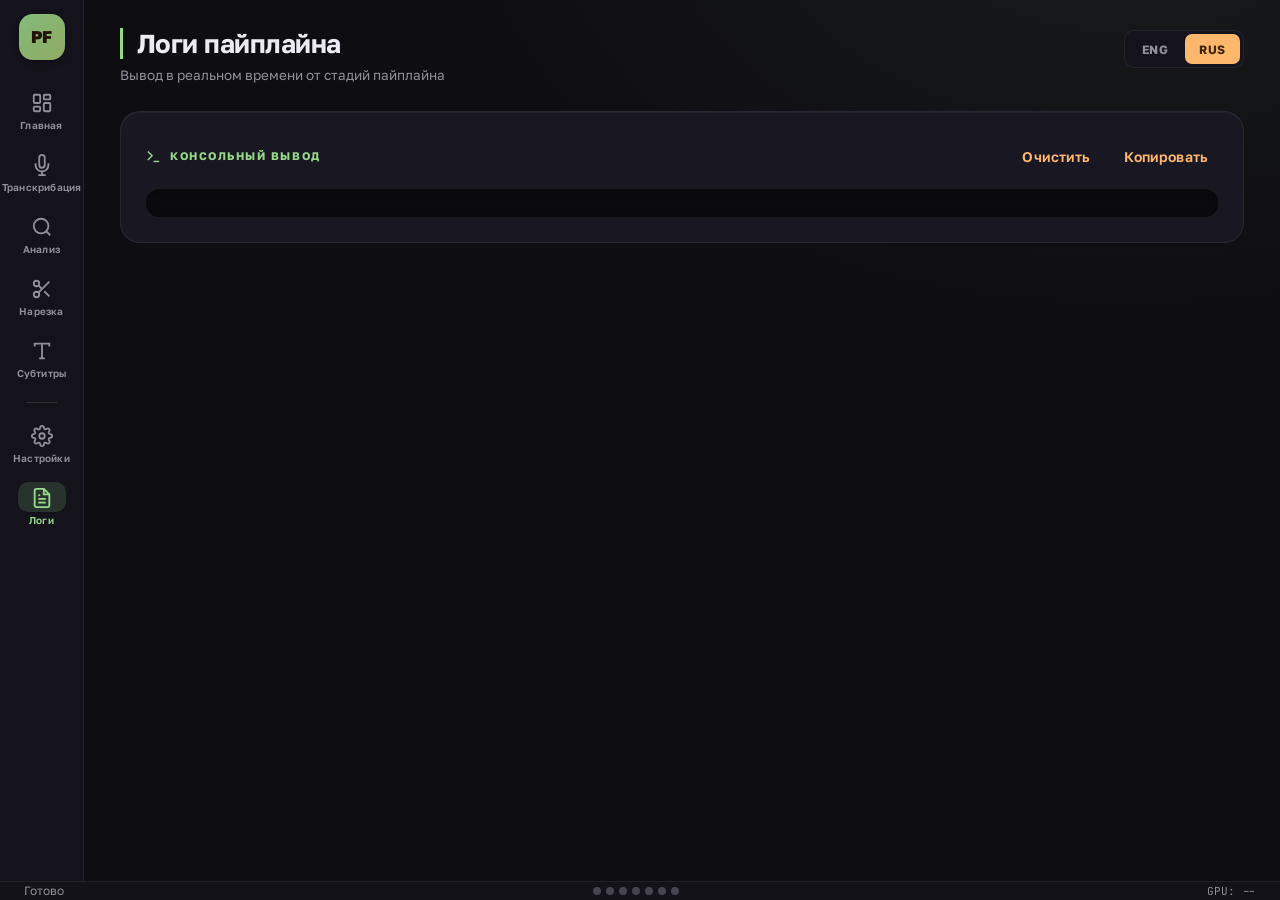
<file: gui/logs.html>
<!doctype html>
<html lang="ru">
<head>
  <meta charset="utf-8">
  <meta name="viewport" content="width=device-width,initial-scale=1">
  <title>Podcast Reels Forge — Логи</title>
  <meta name="color-scheme" content="dark">
  <link rel="preconnect" href="https://fonts.googleapis.com">
  <link rel="preconnect" href="https://fonts.gstatic.com" crossorigin>
  <link href="https://fonts.googleapis.com/css2?family=Golos+Text:wght@400;500;600;700;800&family=JetBrains+Mono:wght@400;500;600;700&display=swap" rel="stylesheet">
  <link rel="stylesheet" href="assets/app.css">
</head>
<body data-page="logs">
  <div class="app-shell">
    <!-- NAVIGATION RAIL -->
    <nav class="nav-rail">
      <a href="index.html" class="nav-rail-brand">PF</a>

      <a class="nav-rail-item" data-tab="dashboard" data-tooltip-i18n="nav_dashboard" href="index.html">
        <svg viewBox="0 0 24 24" fill="none" stroke="currentColor" stroke-width="2"><rect x="3" y="3" width="7" height="9" rx="1"/><rect x="14" y="3" width="7" height="5" rx="1"/><rect x="14" y="12" width="7" height="9" rx="1"/><rect x="3" y="16" width="7" height="5" rx="1"/></svg>
        <span data-i18n="nav_home">Главная</span>
      </a>
      <a class="nav-rail-item" data-tab="transcribe" data-tooltip-i18n="nav_transcribe" href="transcribe.html">
        <svg viewBox="0 0 24 24" fill="none" stroke="currentColor" stroke-width="2"><path d="M12 1a3 3 0 0 0-3 3v8a3 3 0 0 0 6 0V4a3 3 0 0 0-3-3z"/><path d="M19 10v2a7 7 0 0 1-14 0v-2"/><line x1="12" y1="19" x2="12" y2="23"/><line x1="8" y1="23" x2="16" y2="23"/></svg>
        <span data-i18n="nav_transcribe">Транскрибация</span>
      </a>
      <a class="nav-rail-item" data-tab="analyze" data-tooltip-i18n="nav_analyze" href="analyze.html">
        <svg viewBox="0 0 24 24" fill="none" stroke="currentColor" stroke-width="2"><circle cx="11" cy="11" r="8"/><line x1="21" y1="21" x2="16.65" y2="16.65"/></svg>
        <span data-i18n="nav_analyze">Анализ</span>
      </a>
      <a class="nav-rail-item" data-tab="cut" data-tooltip-i18n="nav_cut" href="cut.html">
        <svg viewBox="0 0 24 24" fill="none" stroke="currentColor" stroke-width="2"><circle cx="6" cy="6" r="3"/><circle cx="6" cy="18" r="3"/><line x1="20" y1="4" x2="8.12" y2="15.88"/><line x1="14.47" y1="14.48" x2="20" y2="20"/><line x1="8.12" y1="8.12" x2="12" y2="12"/></svg>
        <span data-i18n="nav_cut">Нарезка</span>
      </a>
      <a class="nav-rail-item" data-tab="subtitles" data-tooltip-i18n="nav_subtitles" href="subtitles.html">
        <svg viewBox="0 0 24 24" fill="none" stroke="currentColor" stroke-width="2"><polyline points="4 7 4 4 20 4 20 7"/><line x1="9" y1="20" x2="15" y2="20"/><line x1="12" y1="4" x2="12" y2="20"/></svg>
        <span data-i18n="nav_subs">Субтитры</span>
      </a>

      <div class="nav-rail-divider"></div>

      <a class="nav-rail-item" data-tab="settings" data-tooltip-i18n="nav_settings" href="settings.html">
        <svg viewBox="0 0 24 24" fill="none" stroke="currentColor" stroke-width="2"><circle cx="12" cy="12" r="3"/><path d="M19.4 15a1.65 1.65 0 0 0 .33 1.82l.06.06a2 2 0 0 1 0 2.83 2 2 0 0 1-2.83 0l-.06-.06a1.65 1.65 0 0 0-1.82-.33 1.65 1.65 0 0 0-1 1.51V21a2 2 0 0 1-2 2 2 2 0 0 1-2-2v-.09A1.65 1.65 0 0 0 9 19.4a1.65 1.65 0 0 0-1.82.33l-.06.06a2 2 0 0 1-2.83 0 2 2 0 0 1 0-2.83l.06-.06A1.65 1.65 0 0 0 4.68 15a1.65 1.65 0 0 0-1.51-1H3a2 2 0 0 1-2-2 2 2 0 0 1 2-2h.09A1.65 1.65 0 0 0 4.6 9a1.65 1.65 0 0 0-.33-1.82l-.06-.06a2 2 0 0 1 0-2.83 2 2 0 0 1 2.83 0l.06.06A1.65 1.65 0 0 0 9 4.68a1.65 1.65 0 0 0 1-1.51V3a2 2 0 0 1 2-2 2 2 0 0 1 2 2v.09a1.65 1.65 0 0 0 1 1.51 1.65 1.65 0 0 0 1.82-.33l.06-.06a2 2 0 0 1 2.83 0 2 2 0 0 1 0 2.83l-.06.06A1.65 1.65 0 0 0 19.4 9a1.65 1.65 0 0 0 1.51 1H21a2 2 0 0 1 2 2 2 2 0 0 1-2 2h-.09a1.65 1.65 0 0 0-1.51 1z"/></svg>
        <span data-i18n="nav_settings">Настройки</span>
      </a>
      <a class="nav-rail-item" data-tab="logs" data-tooltip-i18n="nav_logs" href="logs.html">
        <svg viewBox="0 0 24 24" fill="none" stroke="currentColor" stroke-width="2"><path d="M14 2H6a2 2 0 0 0-2 2v16a2 2 0 0 0 2 2h12a2 2 0 0 0 2-2V8z"/><polyline points="14 2 14 8 20 8"/><line x1="16" y1="13" x2="8" y2="13"/><line x1="16" y1="17" x2="8" y2="17"/><polyline points="10 9 9 9 8 9"/></svg>
        <span data-i18n="nav_logs">Логи</span>
      </a>
    </nav>

    <!-- MAIN CONTENT -->
    <main class="main-content" id="mainContent">

      <div class="tab-page active" id="tab-logs">
        <div class="page-header">
          <div class="page-header-text">
            <h2 data-i18n="log_title">Логи пайплайна</h2>
            <p data-i18n="log_desc">Вывод в реальном времени от стадий пайплайна</p>
          </div>
          <div class="lang-toggle">
            <button class="lang-toggle-btn" data-lang="en">ENG</button>
            <button class="lang-toggle-btn active" data-lang="ru">RUS</button>
          </div>
        </div>

        <div class="card">
          <div style="display: flex; justify-content: space-between; align-items: center; margin-bottom: 12px;">
            <div class="card-title" style="margin: 0;">
              <svg viewBox="0 0 24 24" fill="none" stroke="currentColor" stroke-width="2"><polyline points="4 17 10 11 4 5"/><line x1="12" y1="19" x2="20" y2="19"/></svg>
              <span data-i18n="log_console">Консольный вывод</span>
            </div>
            <div class="btn-group">
              <button class="btn btn-text" id="btnClearLogs" data-i18n="log_clear">Очистить</button>
              <button class="btn btn-text" id="btnCopyLogs" data-i18n="log_copy">Копировать</button>
            </div>
          </div>
          <div class="log-panel" id="logPanel">
            <div class="log-line"><span class="ts">[--:--:--]</span> <span data-i18n="log_waiting">Ожидание запуска пайплайна...</span></div>
          </div>
        </div>
      </div>
    </main>

    <footer class="bottom-bar">
      <div class="bottom-bar-left">
        <span class="bottom-status" id="bottomStatus" data-i18n="bottom_ready">Готов</span>
      </div>
      <div class="bottom-bar-center">
        <div class="pipeline-overview" id="pipelineOverview">
          <div class="pipeline-overview-dot" data-stage="transcribe"></div>
          <div class="pipeline-overview-dot" data-stage="diarize"></div>
          <div class="pipeline-overview-dot" data-stage="proofread"></div>
          <div class="pipeline-overview-dot" data-stage="article"></div>
          <div class="pipeline-overview-dot" data-stage="analyze"></div>
          <div class="pipeline-overview-dot" data-stage="cut"></div>
          <div class="pipeline-overview-dot" data-stage="subtitles"></div>
        </div>
      </div>
      <div class="bottom-bar-right">
        <span class="gpu-info" id="gpuInfo">GPU: --</span>
      </div>
    </footer>
  </div>

  <script src="assets/app.js"></script>
</body>
</html>
</file>
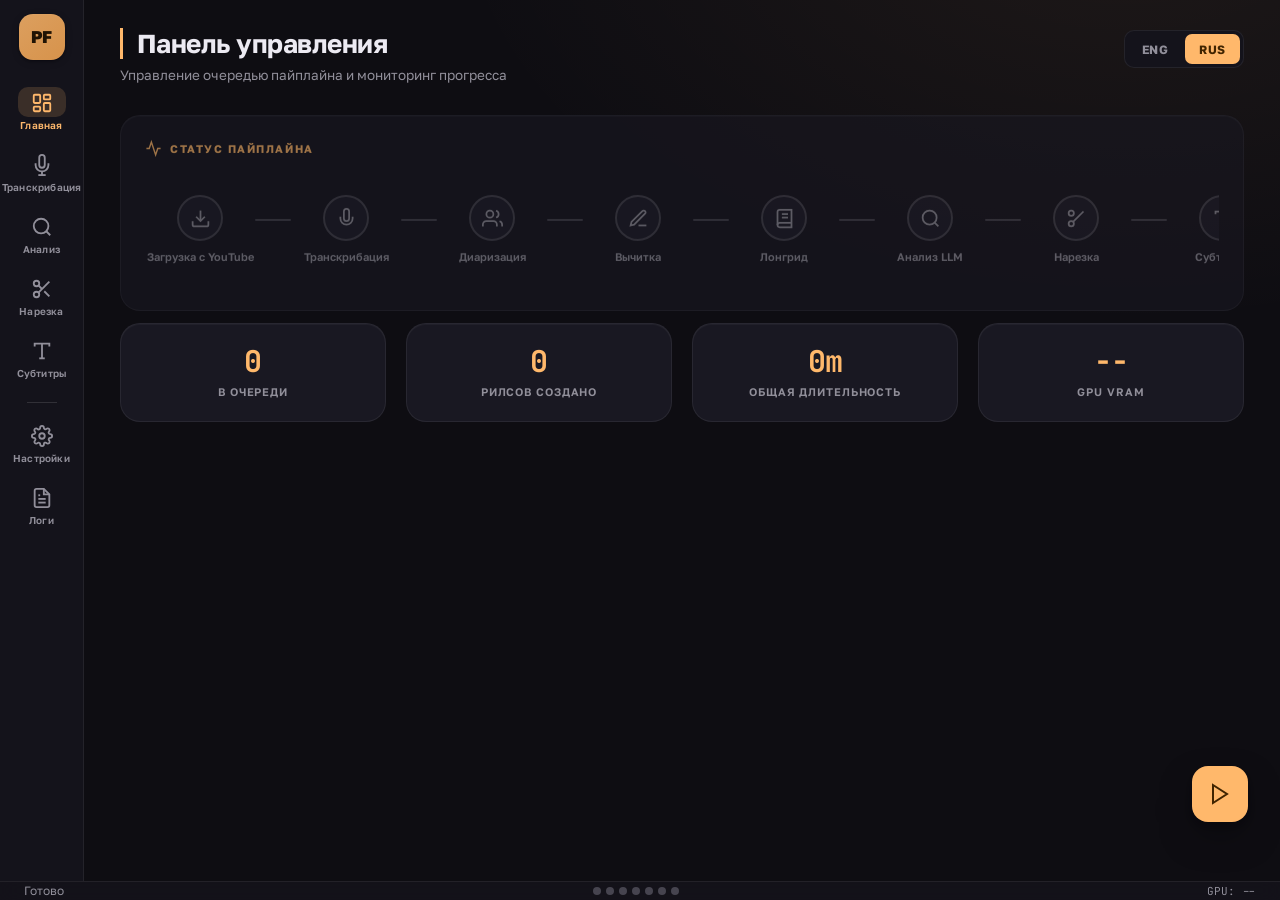
<file: gui/pipeline-gui.html>
<!doctype html>
<html lang="ru">
<head>
  <meta charset="utf-8">
  <!-- The single-file GUI was split into separate pages (one per pipeline stage)
       so the browser no longer loads everything at once. This file now just
       forwards to the new entry page. -->
  <meta http-equiv="refresh" content="0; url=index.html">
  <title>Podcast Reels Forge — GUI</title>
  <link rel="canonical" href="index.html">
</head>
<body>
  <p>GUI переехал на отдельные страницы. Если переход не произошёл автоматически,
     откройте <a href="index.html">index.html</a>.</p>
</body>
</html>
</file>
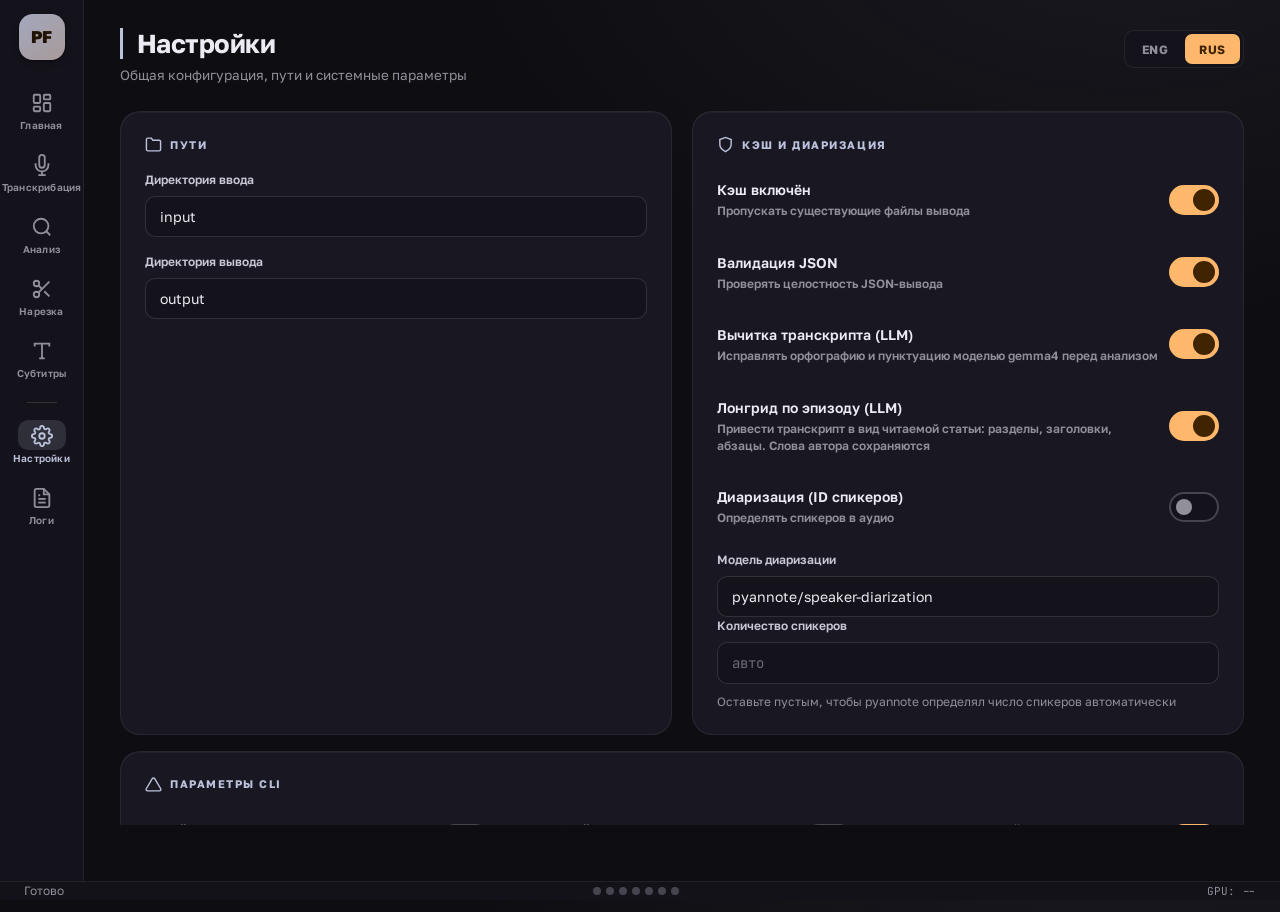
<file: gui/settings.html>
<!doctype html>
<html lang="ru">
<head>
  <meta charset="utf-8">
  <meta name="viewport" content="width=device-width,initial-scale=1">
  <title>Podcast Reels Forge — Настройки</title>
  <meta name="color-scheme" content="dark">
  <link rel="preconnect" href="https://fonts.googleapis.com">
  <link rel="preconnect" href="https://fonts.gstatic.com" crossorigin>
  <link href="https://fonts.googleapis.com/css2?family=Golos+Text:wght@400;500;600;700;800&family=JetBrains+Mono:wght@400;500;600;700&display=swap" rel="stylesheet">
  <link rel="stylesheet" href="assets/app.css">
</head>
<body data-page="settings">
  <div class="app-shell">
    <!-- NAVIGATION RAIL -->
    <nav class="nav-rail">
      <a href="index.html" class="nav-rail-brand">PF</a>

      <a class="nav-rail-item" data-tab="dashboard" data-tooltip-i18n="nav_dashboard" href="index.html">
        <svg viewBox="0 0 24 24" fill="none" stroke="currentColor" stroke-width="2"><rect x="3" y="3" width="7" height="9" rx="1"/><rect x="14" y="3" width="7" height="5" rx="1"/><rect x="14" y="12" width="7" height="9" rx="1"/><rect x="3" y="16" width="7" height="5" rx="1"/></svg>
        <span data-i18n="nav_home">Главная</span>
      </a>
      <a class="nav-rail-item" data-tab="transcribe" data-tooltip-i18n="nav_transcribe" href="transcribe.html">
        <svg viewBox="0 0 24 24" fill="none" stroke="currentColor" stroke-width="2"><path d="M12 1a3 3 0 0 0-3 3v8a3 3 0 0 0 6 0V4a3 3 0 0 0-3-3z"/><path d="M19 10v2a7 7 0 0 1-14 0v-2"/><line x1="12" y1="19" x2="12" y2="23"/><line x1="8" y1="23" x2="16" y2="23"/></svg>
        <span data-i18n="nav_transcribe">Транскрибация</span>
      </a>
      <a class="nav-rail-item" data-tab="analyze" data-tooltip-i18n="nav_analyze" href="analyze.html">
        <svg viewBox="0 0 24 24" fill="none" stroke="currentColor" stroke-width="2"><circle cx="11" cy="11" r="8"/><line x1="21" y1="21" x2="16.65" y2="16.65"/></svg>
        <span data-i18n="nav_analyze">Анализ</span>
      </a>
      <a class="nav-rail-item" data-tab="cut" data-tooltip-i18n="nav_cut" href="cut.html">
        <svg viewBox="0 0 24 24" fill="none" stroke="currentColor" stroke-width="2"><circle cx="6" cy="6" r="3"/><circle cx="6" cy="18" r="3"/><line x1="20" y1="4" x2="8.12" y2="15.88"/><line x1="14.47" y1="14.48" x2="20" y2="20"/><line x1="8.12" y1="8.12" x2="12" y2="12"/></svg>
        <span data-i18n="nav_cut">Нарезка</span>
      </a>
      <a class="nav-rail-item" data-tab="subtitles" data-tooltip-i18n="nav_subtitles" href="subtitles.html">
        <svg viewBox="0 0 24 24" fill="none" stroke="currentColor" stroke-width="2"><polyline points="4 7 4 4 20 4 20 7"/><line x1="9" y1="20" x2="15" y2="20"/><line x1="12" y1="4" x2="12" y2="20"/></svg>
        <span data-i18n="nav_subs">Субтитры</span>
      </a>

      <div class="nav-rail-divider"></div>

      <a class="nav-rail-item" data-tab="settings" data-tooltip-i18n="nav_settings" href="settings.html">
        <svg viewBox="0 0 24 24" fill="none" stroke="currentColor" stroke-width="2"><circle cx="12" cy="12" r="3"/><path d="M19.4 15a1.65 1.65 0 0 0 .33 1.82l.06.06a2 2 0 0 1 0 2.83 2 2 0 0 1-2.83 0l-.06-.06a1.65 1.65 0 0 0-1.82-.33 1.65 1.65 0 0 0-1 1.51V21a2 2 0 0 1-2 2 2 2 0 0 1-2-2v-.09A1.65 1.65 0 0 0 9 19.4a1.65 1.65 0 0 0-1.82.33l-.06.06a2 2 0 0 1-2.83 0 2 2 0 0 1 0-2.83l.06-.06A1.65 1.65 0 0 0 4.68 15a1.65 1.65 0 0 0-1.51-1H3a2 2 0 0 1-2-2 2 2 0 0 1 2-2h.09A1.65 1.65 0 0 0 4.6 9a1.65 1.65 0 0 0-.33-1.82l-.06-.06a2 2 0 0 1 0-2.83 2 2 0 0 1 2.83 0l.06.06A1.65 1.65 0 0 0 9 4.68a1.65 1.65 0 0 0 1-1.51V3a2 2 0 0 1 2-2 2 2 0 0 1 2 2v.09a1.65 1.65 0 0 0 1 1.51 1.65 1.65 0 0 0 1.82-.33l.06-.06a2 2 0 0 1 2.83 0 2 2 0 0 1 0 2.83l-.06.06A1.65 1.65 0 0 0 19.4 9a1.65 1.65 0 0 0 1.51 1H21a2 2 0 0 1 2 2 2 2 0 0 1-2 2h-.09a1.65 1.65 0 0 0-1.51 1z"/></svg>
        <span data-i18n="nav_settings">Настройки</span>
      </a>
      <a class="nav-rail-item" data-tab="logs" data-tooltip-i18n="nav_logs" href="logs.html">
        <svg viewBox="0 0 24 24" fill="none" stroke="currentColor" stroke-width="2"><path d="M14 2H6a2 2 0 0 0-2 2v16a2 2 0 0 0 2 2h12a2 2 0 0 0 2-2V8z"/><polyline points="14 2 14 8 20 8"/><line x1="16" y1="13" x2="8" y2="13"/><line x1="16" y1="17" x2="8" y2="17"/><polyline points="10 9 9 9 8 9"/></svg>
        <span data-i18n="nav_logs">Логи</span>
      </a>
    </nav>

    <!-- MAIN CONTENT -->
    <main class="main-content" id="mainContent">

      <div class="tab-page active" id="tab-settings">
        <div class="page-header">
          <div class="page-header-text">
            <h2 data-i18n="set_title">Настройки</h2>
            <p data-i18n="set_desc">Общая конфигурация, пути и системные параметры</p>
          </div>
          <div class="lang-toggle">
            <button class="lang-toggle-btn" data-lang="en">ENG</button>
            <button class="lang-toggle-btn active" data-lang="ru">RUS</button>
          </div>
        </div>

        <div class="grid-2">
          <div class="card">
            <div class="card-title">
              <svg viewBox="0 0 24 24" fill="none" stroke="currentColor" stroke-width="2"><path d="M22 19a2 2 0 0 1-2 2H4a2 2 0 0 1-2-2V5a2 2 0 0 1 2-2h5l2 3h9a2 2 0 0 1 2 2z"/></svg>
              <span data-i18n="set_paths">Пути</span>
            </div>
            <div class="field" style="margin-bottom: 16px;">
              <label data-i18n="set_input_dir">Директория ввода</label>
              <input type="text" id="cfgSettingsInputDir" value="input">
            </div>
            <div class="field">
              <label data-i18n="set_output_dir">Директория вывода</label>
              <input type="text" id="cfgSettingsOutputDir" value="output">
            </div>
          </div>

          <div class="card">
            <div class="card-title">
              <svg viewBox="0 0 24 24" fill="none" stroke="currentColor" stroke-width="2"><path d="M12 22s8-4 8-10V5l-8-3-8 3v7c0 6 8 10 8 10z"/></svg>
              <span data-i18n="set_cache_diar">Кэш и диаризация</span>
            </div>
            <div class="field" style="margin-bottom: 16px;">
              <label class="m3-switch">
                <div>
                  <div class="m3-switch-text" data-i18n="set_cache">Кэш включён</div>
                  <div class="m3-switch-desc" data-i18n="set_cache_desc">Пропускать существующие файлы вывода</div>
                </div>
                <input type="checkbox" id="cfgSettingsCache" checked>
                <div class="m3-switch-track"><div class="m3-switch-thumb"></div></div>
              </label>
            </div>
            <div class="field" style="margin-bottom: 16px;">
              <label class="m3-switch">
                <div>
                  <div class="m3-switch-text" data-i18n="set_validate">Валидация JSON</div>
                  <div class="m3-switch-desc" data-i18n="set_validate_desc">Проверять целостность JSON-вывода</div>
                </div>
                <input type="checkbox" id="cfgSettingsValidateJson" checked>
                <div class="m3-switch-track"><div class="m3-switch-thumb"></div></div>
              </label>
            </div>
            <div class="field" style="margin-bottom: 16px;">
              <label class="m3-switch">
                <div>
                  <div class="m3-switch-text" data-i18n="set_proofread">Вычитка транскрипта (LLM)</div>
                  <div class="m3-switch-desc" data-i18n="set_proofread_desc">Исправлять орфографию и пунктуацию моделью gemma4 перед анализом</div>
                </div>
                <input type="checkbox" id="cfgSettingsProofread" checked>
                <div class="m3-switch-track"><div class="m3-switch-thumb"></div></div>
              </label>
            </div>
            <div class="field" style="margin-bottom: 16px;">
              <label class="m3-switch">
                <div>
                  <div class="m3-switch-text" data-i18n="set_article">Лонгрид по эпизоду (LLM)</div>
                  <div class="m3-switch-desc" data-i18n="set_article_desc">Привести транскрипт в вид читаемой статьи: разделы, заголовки, абзацы. Слова автора сохраняются</div>
                </div>
                <input type="checkbox" id="cfgSettingsArticle" checked>
                <div class="m3-switch-track"><div class="m3-switch-thumb"></div></div>
              </label>
            </div>
            <div class="field" style="margin-bottom: 16px;">
              <label class="m3-switch">
                <div>
                  <div class="m3-switch-text" data-i18n="set_diar">Диаризация (ID спикеров)</div>
                  <div class="m3-switch-desc" data-i18n="set_diar_desc">Определять спикеров в аудио</div>
                </div>
                <input type="checkbox" id="cfgSettingsDiarization">
                <div class="m3-switch-track"><div class="m3-switch-thumb"></div></div>
              </label>
            </div>
            <div class="field">
              <label data-i18n="set_diar_model">Модель диаризации</label>
              <input type="text" id="cfgSettingsDiarModel" value="pyannote/speaker-diarization">
            </div>
            <div class="field">
              <label data-i18n="set_diar_num_speakers">Количество спикеров</label>
              <input type="number" id="cfgSettingsDiarNumSpeakers" min="1" step="1" placeholder="авто">
              <div class="m3-switch-desc" data-i18n="set_diar_num_speakers_desc">Оставьте пустым, чтобы pyannote определял число спикеров автоматически</div>
            </div>
          </div>
        </div>

        <div class="card">
          <div class="card-title">
            <svg viewBox="0 0 24 24" fill="none" stroke="currentColor" stroke-width="2"><path d="M10.29 3.86L1.82 18a2 2 0 0 0 1.71 3h16.94a2 2 0 0 0 1.71-3L13.71 3.86a2 2 0 0 0-3.42 0z"/></svg>
            <span data-i18n="set_cli">Параметры CLI</span>
          </div>
          <div class="grid-3">
            <div class="field">
              <label class="m3-switch">
                <div>
                  <div class="m3-switch-text" data-i18n="set_quiet">Тихий режим</div>
                  <div class="m3-switch-desc" data-i18n="set_quiet_desc">Подавлять вывод не ошибок</div>
                </div>
                <input type="checkbox" id="cfgSettingsQuiet">
                <div class="m3-switch-track"><div class="m3-switch-thumb"></div></div>
              </label>
            </div>
            <div class="field">
              <label class="m3-switch">
                <div>
                  <div class="m3-switch-text" data-i18n="set_verbose">Подробный режим</div>
                  <div class="m3-switch-desc" data-i18n="set_verbose_desc">Показывать подробные логи</div>
                </div>
                <input type="checkbox" id="cfgSettingsVerbose">
                <div class="m3-switch-track"><div class="m3-switch-thumb"></div></div>
              </label>
            </div>
            <div class="field">
              <label class="m3-switch">
                <div>
                  <div class="m3-switch-text" data-i18n="set_skip">Пропускать завершённые</div>
                  <div class="m3-switch-desc" data-i18n="set_skip_desc">Не перезапускать завершённые стадии</div>
                </div>
                <input type="checkbox" id="cfgSettingsSkipExisting" checked>
                <div class="m3-switch-track"><div class="m3-switch-thumb"></div></div>
              </label>
            </div>
            <div class="field">
              <label class="m3-switch">
                <div>
                  <div class="m3-switch-text" data-i18n="set_no_progress">Без прогресс-бара</div>
                  <div class="m3-switch-desc" data-i18n="set_no_progress_desc">Отключить UI прогресса (для логов/CI)</div>
                </div>
                <input type="checkbox" id="cfgSettingsNoProgress">
                <div class="m3-switch-track"><div class="m3-switch-thumb"></div></div>
              </label>
            </div>
          </div>
        </div>

        <div class="card">
          <div class="card-title">
            <svg viewBox="0 0 24 24" fill="none" stroke="currentColor" stroke-width="2"><path d="M14 2H6a2 2 0 0 0-2 2v16a2 2 0 0 0 2 2h12a2 2 0 0 0 2-2V8z"/><polyline points="14 2 14 8 20 8"/><line x1="16" y1="13" x2="8" y2="13"/><line x1="16" y1="17" x2="8" y2="17"/></svg>
            <span data-i18n="set_preview">Предпросмотр config.yaml</span>
          </div>
          <div style="background: var(--md-sys-color-surface-container-highest); border-radius: 12px; padding: 16px; border: 1px solid var(--md-sys-color-outline-variant);">
            <textarea id="configPreview" style="font-family: var(--font-code); font-size: 11px; min-height: 200px; background: transparent; color: var(--md-sys-color-secondary); border: none; padding: 0; resize: vertical; width: 100%;" readonly></textarea>
          </div>
          <div style="display: flex; gap: 8px; margin-top: 12px;">
            <button class="btn btn-filled" id="btnExportConfig">
              <svg viewBox="0 0 24 24" fill="none" stroke="currentColor" stroke-width="2"><path d="M21 15v4a2 2 0 0 1-2 2H5a2 2 0 0 1-2-2v-4"/><polyline points="7 10 12 15 17 10"/><line x1="12" y1="15" x2="12" y2="3"/></svg>
              <span data-i18n="set_export">Экспорт config.yaml</span>
            </button>
            <button class="btn btn-tonal" id="btnResetConfig" data-i18n="set_reset">Сбросить к умолчаниям</button>
          </div>
        </div>
      </div>
    </main>

    <footer class="bottom-bar">
      <div class="bottom-bar-left">
        <span class="bottom-status" id="bottomStatus" data-i18n="bottom_ready">Готов</span>
      </div>
      <div class="bottom-bar-center">
        <div class="pipeline-overview" id="pipelineOverview">
          <div class="pipeline-overview-dot" data-stage="transcribe"></div>
          <div class="pipeline-overview-dot" data-stage="diarize"></div>
          <div class="pipeline-overview-dot" data-stage="proofread"></div>
          <div class="pipeline-overview-dot" data-stage="article"></div>
          <div class="pipeline-overview-dot" data-stage="analyze"></div>
          <div class="pipeline-overview-dot" data-stage="cut"></div>
          <div class="pipeline-overview-dot" data-stage="subtitles"></div>
        </div>
      </div>
      <div class="bottom-bar-right">
        <span class="gpu-info" id="gpuInfo">GPU: --</span>
      </div>
    </footer>
  </div>

  <script src="assets/app.js"></script>
</body>
</html>
</file>
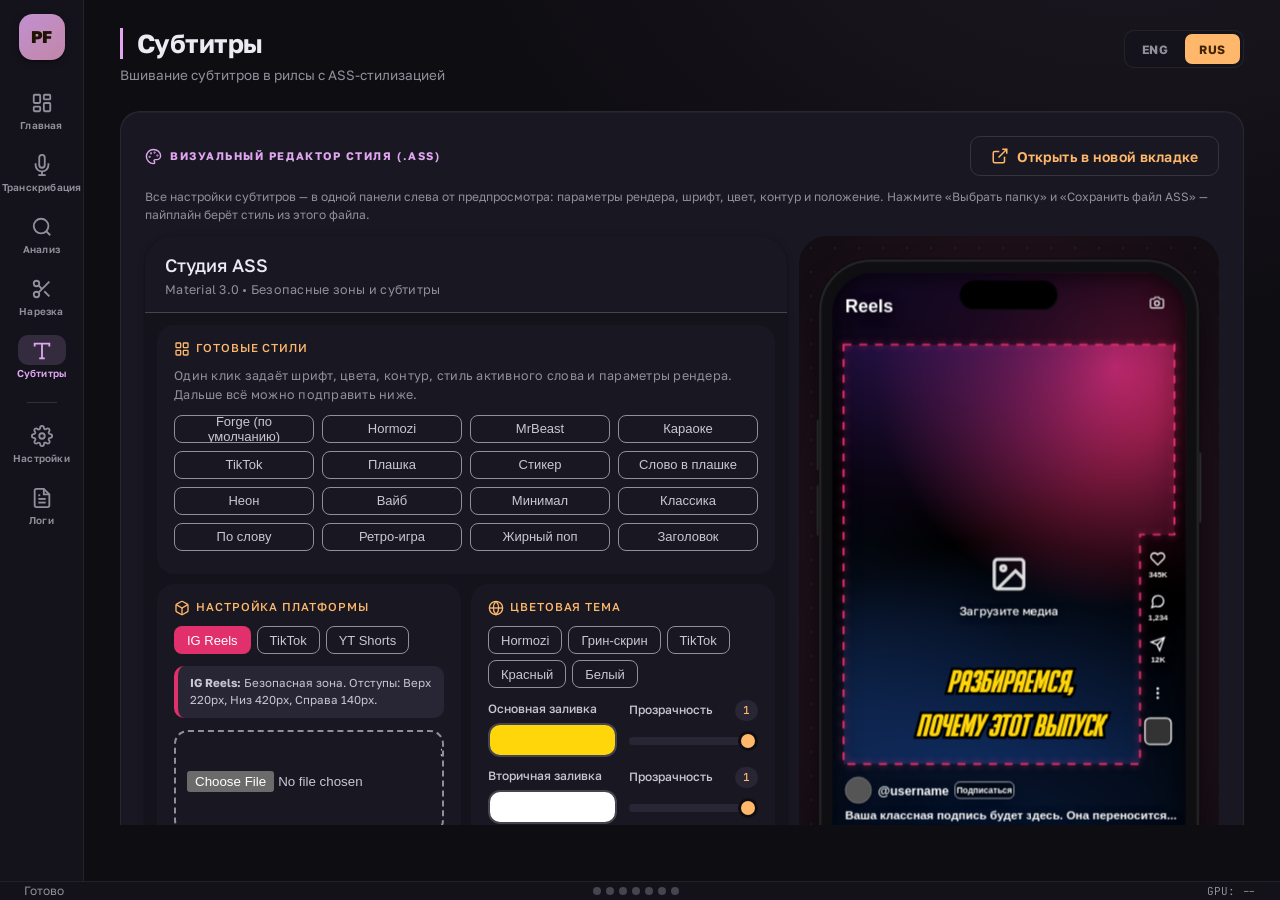
<file: gui/subtitles.html>
<!doctype html>
<html lang="ru">
<head>
  <meta charset="utf-8">
  <meta name="viewport" content="width=device-width,initial-scale=1">
  <title>Podcast Reels Forge — Субтитры</title>
  <meta name="color-scheme" content="dark">
  <link rel="preconnect" href="https://fonts.googleapis.com">
  <link rel="preconnect" href="https://fonts.gstatic.com" crossorigin>
  <link href="https://fonts.googleapis.com/css2?family=Golos+Text:wght@400;500;600;700;800&family=JetBrains+Mono:wght@400;500;600;700&display=swap" rel="stylesheet">
  <link rel="stylesheet" href="assets/app.css">
  <link rel="stylesheet" href="assets/editor.css">
</head>
<body data-page="subtitles">
  <div class="app-shell">
    <!-- NAVIGATION RAIL -->
    <nav class="nav-rail">
      <a href="index.html" class="nav-rail-brand">PF</a>

      <a class="nav-rail-item" data-tab="dashboard" data-tooltip-i18n="nav_dashboard" href="index.html">
        <svg viewBox="0 0 24 24" fill="none" stroke="currentColor" stroke-width="2"><rect x="3" y="3" width="7" height="9" rx="1"/><rect x="14" y="3" width="7" height="5" rx="1"/><rect x="14" y="12" width="7" height="9" rx="1"/><rect x="3" y="16" width="7" height="5" rx="1"/></svg>
        <span data-i18n="nav_home">Главная</span>
      </a>
      <a class="nav-rail-item" data-tab="transcribe" data-tooltip-i18n="nav_transcribe" href="transcribe.html">
        <svg viewBox="0 0 24 24" fill="none" stroke="currentColor" stroke-width="2"><path d="M12 1a3 3 0 0 0-3 3v8a3 3 0 0 0 6 0V4a3 3 0 0 0-3-3z"/><path d="M19 10v2a7 7 0 0 1-14 0v-2"/><line x1="12" y1="19" x2="12" y2="23"/><line x1="8" y1="23" x2="16" y2="23"/></svg>
        <span data-i18n="nav_transcribe">Транскрибация</span>
      </a>
      <a class="nav-rail-item" data-tab="analyze" data-tooltip-i18n="nav_analyze" href="analyze.html">
        <svg viewBox="0 0 24 24" fill="none" stroke="currentColor" stroke-width="2"><circle cx="11" cy="11" r="8"/><line x1="21" y1="21" x2="16.65" y2="16.65"/></svg>
        <span data-i18n="nav_analyze">Анализ</span>
      </a>
      <a class="nav-rail-item" data-tab="cut" data-tooltip-i18n="nav_cut" href="cut.html">
        <svg viewBox="0 0 24 24" fill="none" stroke="currentColor" stroke-width="2"><circle cx="6" cy="6" r="3"/><circle cx="6" cy="18" r="3"/><line x1="20" y1="4" x2="8.12" y2="15.88"/><line x1="14.47" y1="14.48" x2="20" y2="20"/><line x1="8.12" y1="8.12" x2="12" y2="12"/></svg>
        <span data-i18n="nav_cut">Нарезка</span>
      </a>
      <a class="nav-rail-item" data-tab="subtitles" data-tooltip-i18n="nav_subtitles" href="subtitles.html">
        <svg viewBox="0 0 24 24" fill="none" stroke="currentColor" stroke-width="2"><polyline points="4 7 4 4 20 4 20 7"/><line x1="9" y1="20" x2="15" y2="20"/><line x1="12" y1="4" x2="12" y2="20"/></svg>
        <span data-i18n="nav_subs">Субтитры</span>
      </a>

      <div class="nav-rail-divider"></div>

      <a class="nav-rail-item" data-tab="settings" data-tooltip-i18n="nav_settings" href="settings.html">
        <svg viewBox="0 0 24 24" fill="none" stroke="currentColor" stroke-width="2"><circle cx="12" cy="12" r="3"/><path d="M19.4 15a1.65 1.65 0 0 0 .33 1.82l.06.06a2 2 0 0 1 0 2.83 2 2 0 0 1-2.83 0l-.06-.06a1.65 1.65 0 0 0-1.82-.33 1.65 1.65 0 0 0-1 1.51V21a2 2 0 0 1-2 2 2 2 0 0 1-2-2v-.09A1.65 1.65 0 0 0 9 19.4a1.65 1.65 0 0 0-1.82.33l-.06.06a2 2 0 0 1-2.83 0 2 2 0 0 1 0-2.83l.06-.06A1.65 1.65 0 0 0 4.68 15a1.65 1.65 0 0 0-1.51-1H3a2 2 0 0 1-2-2 2 2 0 0 1 2-2h.09A1.65 1.65 0 0 0 4.6 9a1.65 1.65 0 0 0-.33-1.82l-.06-.06a2 2 0 0 1 0-2.83 2 2 0 0 1 2.83 0l.06.06A1.65 1.65 0 0 0 9 4.68a1.65 1.65 0 0 0 1-1.51V3a2 2 0 0 1 2-2 2 2 0 0 1 2 2v.09a1.65 1.65 0 0 0 1 1.51 1.65 1.65 0 0 0 1.82-.33l.06-.06a2 2 0 0 1 2.83 0 2 2 0 0 1 0 2.83l-.06.06A1.65 1.65 0 0 0 19.4 9a1.65 1.65 0 0 0 1.51 1H21a2 2 0 0 1 2 2 2 2 0 0 1-2 2h-.09a1.65 1.65 0 0 0-1.51 1z"/></svg>
        <span data-i18n="nav_settings">Настройки</span>
      </a>
      <a class="nav-rail-item" data-tab="logs" data-tooltip-i18n="nav_logs" href="logs.html">
        <svg viewBox="0 0 24 24" fill="none" stroke="currentColor" stroke-width="2"><path d="M14 2H6a2 2 0 0 0-2 2v16a2 2 0 0 0 2 2h12a2 2 0 0 0 2-2V8z"/><polyline points="14 2 14 8 20 8"/><line x1="16" y1="13" x2="8" y2="13"/><line x1="16" y1="17" x2="8" y2="17"/><polyline points="10 9 9 9 8 9"/></svg>
        <span data-i18n="nav_logs">Логи</span>
      </a>
    </nav>

    <!-- MAIN CONTENT -->
    <main class="main-content" id="mainContent">

      <div class="tab-page active" id="tab-subtitles">
        <div class="page-header">
          <div class="page-header-text">
            <h2 data-i18n="sub_title">Субтитры</h2>
            <p data-i18n="sub_desc">Прошивка субтитров в рилсы с ASS-стилизацией</p>
          </div>
          <div class="lang-toggle">
            <button class="lang-toggle-btn" data-lang="en">ENG</button>
            <button class="lang-toggle-btn active" data-lang="ru">RUS</button>
          </div>
        </div>

        <div class="card">
          <div style="display:flex; justify-content:space-between; align-items:center; gap:8px; flex-wrap:wrap; margin-bottom:12px;">
            <div class="card-title" style="margin:0;">
              <svg viewBox="0 0 24 24" fill="none" stroke="currentColor" stroke-width="2"><circle cx="13.5" cy="6.5" r=".5"/><circle cx="17.5" cy="10.5" r=".5"/><circle cx="8.5" cy="7.5" r=".5"/><circle cx="6.5" cy="12.5" r=".5"/><path d="M12 2C6.5 2 2 6.5 2 12s4.5 10 10 10c.926 0 1.648-.746 1.648-1.688 0-.437-.18-.835-.437-1.125-.29-.289-.438-.652-.438-1.125a1.64 1.64 0 0 1 1.668-1.668h1.996c3.051 0 5.555-2.503 5.555-5.554C21.965 6.012 17.461 2 12 2z"/></svg>
              <span data-i18n="sub_editor">Визуальный редактор стиля (.ass)</span>
            </div>
            <div class="btn-group">
              <button class="btn btn-outlined" id="btnEditorNewTab">
                <svg viewBox="0 0 24 24" fill="none" stroke="currentColor" stroke-width="2"><path d="M18 13v6a2 2 0 0 1-2 2H5a2 2 0 0 1-2-2V8a2 2 0 0 1 2-2h6"/><polyline points="15 3 21 3 21 9"/><line x1="10" y1="14" x2="21" y2="3"/></svg>
                <span data-i18n="sub_editor_newtab">Открыть в новой вкладке</span>
              </button>
            </div>
          </div>
          <p style="margin:0 0 12px; font-size:12px; color:var(--md-sys-color-outline); line-height:1.5;" data-i18n="sub_editor_note">
            Все настройки субтитров — в одной панели слева от предпросмотра: параметры рендера, шрифт, цвет, контур и положение. Нажмите «Выбрать папку» и «Сохранить файл ASS» — пайплайн берёт стиль из этого файла.
          </p>
          <div id="assEditorRoot">
<div class="app">
    <aside class="panel sidebar">
      <div class="sidebar-header">
        <h1 data-i18n="ed_studio">Студия ASS</h1>
        <p class="lede" data-i18n="ed_studio_sub">Material 3.0 • Безопасные зоны и субтитры</p>
      </div>

      <div class="sidebar-body">
      <!-- Ready-made looks (podcast_reels_forge/utils/subtitle_presets.py) -->
      <section class="section span-2">
        <div class="section-title"><svg width="18" height="18" viewBox="0 0 24 24" fill="none" stroke="currentColor" stroke-width="2"><rect x="3" y="3" width="7" height="7" rx="1"></rect><rect x="14" y="3" width="7" height="7" rx="1"></rect><rect x="3" y="14" width="7" height="7" rx="1"></rect><rect x="14" y="14" width="7" height="7" rx="1"></rect></svg> <span data-i18n="ed_full_presets">Готовые стили</span></div>
        <p class="lede" style="margin:0 0 10px;" data-i18n="ed_full_presets_note">Один клик задаёт шрифт, цвета, контур, стиль активного слова и параметры рендера. Дальше всё можно подправить ниже.</p>
        <div class="full-preset-grid" id="fullPresetGrid"></div>
      </section>
        
        <section class="section">
          <div class="section-title"><svg width="18" height="18" viewBox="0 0 24 24" fill="none" stroke="currentColor" stroke-width="2"><path d="M21 16V8a2 2 0 0 0-1-1.73l-7-4a2 2 0 0 0-2 0l-7 4A2 2 0 0 0 3 8v8a2 2 0 0 0 1 1.73l7 4a2 2 0 0 0 2 0l7-4A2 2 0 0 0 21 16z"></path><polyline points="3.27 6.96 12 12.01 20.73 6.96"></polyline><line x1="12" y1="22.08" x2="12" y2="12"></line></svg> <span data-i18n="ed_platform">Настройка платформы</span></div>
          
          <div class="preset-group">
            <button class="preset-btn plat-btn active ripplable" data-platform="ig">IG Reels</button>
            <button class="preset-btn plat-btn ripplable" data-platform="tiktok">TikTok</button>
            <button class="preset-btn plat-btn ripplable" data-platform="yt">YT Shorts</button>
          </div>

          <div class="specs-info" id="specs-text">
            <strong>IG Reels:</strong> Безопасная зона. Отступы: Верх 220px, Низ 420px, Справа 140px.
          </div>

          <label class="file-upload-box ripplable">
            <input type="file" id="media-upload" accept="image/*,video/*">
            <span data-i18n="ed_upload_bg">Загрузить фон (фото/видео)</span>
          </label>
          <button class="action-btn full ripplable" id="clearMediaBtn" style="margin-bottom:16px;" data-i18n="ed_clear_media">Очистить медиа</button>

          <label class="m3-switch ripplable-switch">
            <span style="font-weight: 500; font-size:14px; color:var(--md-sys-color-on-background)" data-i18n="ed_ui_mockup">Интерфейс-макет</span>
            <input type="checkbox" id="showUI" checked>
            <div class="m3-switch-track"><div class="m3-switch-thumb"></div></div>
          </label>

          <label class="m3-switch ripplable-switch">
            <span style="font-weight: 500; font-size:14px; color:var(--md-sys-color-on-background)" data-i18n="ed_safe_outline">Контур безопасной зоны</span>
            <input type="checkbox" id="showOutline" checked>
            <div class="m3-switch-track"><div class="m3-switch-thumb"></div></div>
          </label>

          <label class="m3-switch ripplable-switch">
            <span style="font-weight: 500; font-size:14px; color:var(--md-sys-color-on-background)" data-i18n="ed_dark_mask">Тёмная маска (небезопасная область)</span>
            <input type="checkbox" id="showMask" checked>
            <div class="m3-switch-track"><div class="m3-switch-thumb"></div></div>
          </label>

          <div class="field full" style="margin-top:8px;">
            <label><span data-i18n="ed_mask_opacity">Прозрачность маски</span> <span class="value" id="v-maskOpacity"></span></label>
            <input id="maskOpacity" type="range" min="0" max="100" step="1">
          </div>
        </section>

        <!-- Pipeline render parameters (subtitles.*) -->
        <section class="section span-2">
          <div class="section-title"><svg width="18" height="18" viewBox="0 0 24 24" fill="none" stroke="currentColor" stroke-width="2"><polygon points="23 7 16 12 23 17 23 7"></polygon><rect x="1" y="5" width="15" height="14" rx="2" ry="2"></rect></svg> <span data-i18n="ed_render_params">Параметры рендера субтитров</span></div>

          <div class="grid-2">
            <label class="m3-switch ripplable-switch">
              <span style="font-weight:500;font-size:14px;color:var(--md-sys-color-on-background)" data-i18n="sub_burn">Прошить субтитры</span>
              <input type="checkbox" id="cfgSubsEnabled" checked>
              <div class="m3-switch-track"><div class="m3-switch-thumb"></div></div>
            </label>
            <label class="m3-switch ripplable-switch">
              <span style="font-weight:500;font-size:14px;color:var(--md-sys-color-on-background)" data-i18n="sub_wrap">Перенос слов</span>
              <input type="checkbox" id="cfgSubsWrap" checked>
              <div class="m3-switch-track"><div class="m3-switch-thumb"></div></div>
            </label>
          </div>

          <div class="field full" style="margin-top:8px;">
            <label data-i18n="sub_ass">Файл ASS-стиля (берётся пайплайном)</label>
            <input type="text" id="cfgSubsAss" value="assets/subtitles/forge_subtitles.ass">
          </div>

          <div class="grid-2">
            <div class="field"><label><span data-i18n="sub_max_lines">Макс. строк</span> <span class="value" id="v-cfgSubsMaxLines">2</span></label><input type="range" id="cfgSubsMaxLines" min="1" max="4" step="1" value="2"></div>
            <div class="field"><label><span data-i18n="sub_max_width">Макс. ширина (доля)</span> <span class="value" id="v-cfgSubsMaxWidth">0.74</span></label><input type="range" id="cfgSubsMaxWidth" min="0.3" max="1.0" step="0.02" value="0.74"></div>
            <div class="field"><label><span data-i18n="sub_fade_in">Появление (сек)</span> <span class="value" id="v-cfgSubsFadeIn">0.12</span></label><input type="range" id="cfgSubsFadeIn" min="0" max="1.0" step="0.02" value="0.12"></div>
            <div class="field"><label><span data-i18n="sub_fade_out">Исчезновение (сек)</span> <span class="value" id="v-cfgSubsFadeOut">0.08</span></label><input type="range" id="cfgSubsFadeOut" min="0" max="1.0" step="0.02" value="0.08"></div>
            <div class="field full"><label><span data-i18n="sub_voffset">Верт. смещение (доля кадра)</span> <span class="value" id="v-cfgSubsVOffset">0.00</span></label><input type="range" id="cfgSubsVOffset" min="-1" max="1" step="0.05" value="0"></div>
            </div>
            <div class="grid-2">
              <div class="field"><label data-i18n="sub_highlight">Подсветка слова</label>
                <select id="cfgSubsHighlight">
                  <option value="none" data-i18n="sub_hl_none">Нет — реплика целиком</option>
                  <option value="karaoke" data-i18n="sub_hl_karaoke">Караоке — плавная заливка</option>
                  <option value="word" data-i18n="sub_hl_word">Активное слово</option>
                  <option value="fill" data-i18n="sub_hl_fill">Сказанные слова</option>
                  <option value="reveal" data-i18n="sub_hl_reveal">Печатная машинка</option>
                  <option value="pop" data-i18n="sub_hl_pop">Слово «подпрыгивает»</option>
                </select></div>
              <div class="field"><label data-i18n="sub_valign">Положение по вертикали</label>
                <select id="cfgSubsVAlign">
                  <option value="style" data-i18n="sub_valign_style">Как в стиле</option>
                  <option value="top" data-i18n="sub_valign_top">Сверху</option>
                  <option value="center" data-i18n="sub_valign_center">По центру</option>
                  <option value="bottom" data-i18n="sub_valign_bottom">Снизу</option>
                </select></div>
              <div class="field"><label data-i18n="sub_case">Регистр</label>
                <select id="cfgSubsCase">
                  <option value="none" data-i18n="sub_case_none">Как в транскрипте</option>
                  <option value="upper" data-i18n="sub_case_upper">ВСЕ ЗАГЛАВНЫЕ</option>
                  <option value="lower" data-i18n="sub_case_lower">все строчные</option>
                  <option value="title" data-i18n="sub_case_title">Каждое Слово С Заглавной</option>
                </select></div>
              <div class="field"><label data-i18n="sub_punct">Пунктуация</label>
                <select id="cfgSubsPunct">
                  <option value="keep" data-i18n="sub_punct_keep">Оставить</option>
                  <option value="periods" data-i18n="sub_punct_periods">Убрать точки и запятые</option>
                  <option value="all" data-i18n="sub_punct_all">Убрать всю</option>
                </select></div>
              <div class="field"><label data-i18n="sub_balance">Перенос строк</label>
                <select id="cfgSubsBalance">
                  <option value="bottom_heavy" data-i18n="sub_balance_bottom">Пирамида (нижняя длиннее)</option>
      <option value="balanced" data-i18n="sub_balance_balanced">Ровные строки</option>
                                    <option value="top_heavy" data-i18n="sub_balance_top">Верхняя длиннее</option>
                  <option value="greedy" data-i18n="sub_balance_greedy">Жадно (как libass)</option>
                </select></div>
              <div class="field"><label><span data-i18n="sub_max_words">Слов в реплике (0 — без лимита)</span> <span class="value" id="v-cfgSubsMaxWords">0</span></label><input type="range" id="cfgSubsMaxWords" min="0" max="12" step="1" value="0"></div>
              <div class="field"><label><span data-i18n="sub_max_chars">Символов в строке (0 — по шрифту)</span> <span class="value" id="v-cfgSubsMaxChars">0</span></label><input type="range" id="cfgSubsMaxChars" min="0" max="60" step="1" value="0"></div>
              <div class="field"><label><span data-i18n="sub_blur">Размытие краёв / свечение</span> <span class="value" id="v-cfgSubsBlur">0</span></label><input type="range" id="cfgSubsBlur" min="0" max="20" step="0.5" value="0"></div>
              <div class="field"><label><span data-i18n="sub_pause">Пауза, делящая реплику (сек)</span> <span class="value" id="v-cfgSubsPause">0.5</span></label><input type="range" id="cfgSubsPause" min="0.1" max="2" step="0.05" value="0.5"></div>
              <div class="field"><label><span data-i18n="sub_min_dur">Мин. показ реплики (сек)</span> <span class="value" id="v-cfgSubsMinDur">1.5</span></label><input type="range" id="cfgSubsMinDur" min="0" max="4" step="0.1" value="1.5"></div>
              <div class="field"><label><span data-i18n="sub_max_dur">Макс. показ реплики (сек)</span> <span class="value" id="v-cfgSubsMaxDur">7</span></label><input type="range" id="cfgSubsMaxDur" min="1" max="15" step="0.5" value="7"></div>
              <div class="field"><label><span data-i18n="sub_gap">Зазор между репликами (сек)</span> <span class="value" id="v-cfgSubsGap">0.15</span></label><input type="range" id="cfgSubsGap" min="0" max="1" step="0.05" value="0.15"></div>
  <div class="field"><label><span data-i18n="sub_fade_gap">Фейд только после паузы от (сек; 0 — всегда)</span> <span class="value" id="v-cfgSubsFadeGap">0.3</span></label><input type="range" id="cfgSubsFadeGap" min="0" max="1.5" step="0.05" value="0.3"></div>
            </div>
            <label class="m3-switch ripplable-switch">
              <span style="font-weight:500;font-size:14px;color:var(--md-sys-color-on-background)" data-i18n="sub_split_speaker">Новая реплика при смене спикера</span>
              <input type="checkbox" id="cfgSubsSplitSpeaker" checked>
              <div class="m3-switch-track"><div class="m3-switch-thumb"></div></div>
            </label>
            <div class="field full"><label data-i18n="sub_speaker_colors">Цвета спикеров (#RRGGBB через запятую; пусто — выкл.)</label><input type="text" id="cfgSubsSpeakerColors" placeholder="#FFFFFF, #FFD60A, #25F4EE"></div>
            <div class="grid-2">
              <div class="field"><label data-i18n="sub_censor">Цензура (через запятую, «бля*» — все формы)</label><input type="text" id="cfgSubsCensor" placeholder="бля*, хрен"></div>
              <div class="field"><label data-i18n="sub_censor_style">Как скрывать</label>
                <select id="cfgSubsCensorStyle">
                  <option value="middle" data-i18n="sub_censor_middle">Б***ь — крайние буквы</option>
                  <option value="first" data-i18n="sub_censor_first">Б**** — первая буква</option>
                  <option value="whole" data-i18n="sub_censor_whole">***** — целиком</option>
                </select></div>
            </div>
            </section>

        <!-- Typography -->
        <section class="section span-2">
          <div class="section-title"><svg width="18" height="18" viewBox="0 0 24 24" fill="none" stroke="currentColor" stroke-width="2"><polyline points="4 7 4 4 20 4 20 7"></polyline><line x1="9" y1="20" x2="15" y2="20"></line><line x1="12" y1="4" x2="12" y2="20"></line></svg> <span data-i18n="ed_typography">Типографика</span></div>
          <div class="preset-group">
            <button class="preset-btn ripplable" onclick="applyPreset('typo', 'hormozi')">Hormozi</button>
            <button class="preset-btn ripplable" onclick="applyPreset('typo', 'mrbeast')">MrBeast</button>
            <button class="preset-btn ripplable" onclick="applyPreset('typo', 'tiktok')">TikTok</button>
            <button class="preset-btn ripplable" onclick="applyPreset('typo', 'minimal')" data-i18n="ed_p_minimal">Минимал</button>
            <button class="preset-btn ripplable" onclick="applyPreset('typo', 'impact')" data-i18n="ed_p_impact">Импакт</button>
          </div>

          <div class="field full"><label data-i18n="ed_font_path">Путь к шрифту</label><input id="fontPath" type="text" value="assets/fonts/bignoodletoooblique.ttf"></div>
          <div class="grid-2">
            <div class="field"><label><span data-i18n="ed_font_size">Размер шрифта</span> <span class="value" id="v-fontSizePx"></span></label><input id="fontSizePx" type="range" min="16" max="150" step="1"></div>
            <div class="field"><label><span data-i18n="ed_letter_spacing">Межбуквенный интервал</span> <span class="value" id="v-spacingPx"></span></label><input id="spacingPx" type="range" min="-10" max="30" step="1"></div>
          </div>

          <div class="toggle-group" style="margin-top: 16px;">
            <label class="toggle-btn ripplable">
              <input type="checkbox" id="bold">
              <div class="toggle-bg"></div>
              <span class="toggle-content" data-i18n="ed_bold">Жирный</span>
            </label>
            <label class="toggle-btn ripplable">
              <input type="checkbox" id="italic">
              <div class="toggle-bg"></div>
              <span class="toggle-content" data-i18n="ed_italic">Курсив</span>
            </label>
            <label class="toggle-btn ripplable">
              <input type="checkbox" id="underline">
              <div class="toggle-bg"></div>
              <span class="toggle-content" data-i18n="ed_underline">Подчёрк</span>
            </label>
            <label class="toggle-btn ripplable">
              <input type="checkbox" id="strikeout">
              <div class="toggle-bg"></div>
              <span class="toggle-content" data-i18n="ed_strikeout">Зачёрк</span>
            </label>
          </div>
        </section>

        <!-- Colors -->
        <section class="section">
          <div class="section-title"><svg width="18" height="18" viewBox="0 0 24 24" fill="none" stroke="currentColor" stroke-width="2"><circle cx="12" cy="12" r="10"></circle><path d="M12 2a14.5 14.5 0 0 0 0 20 14.5 14.5 0 0 0 0-20"></path><path d="M2 12h20"></path></svg> <span data-i18n="ed_colors">Цветовая тема</span></div>
          <div class="preset-group">
            <button class="preset-btn ripplable" onclick="applyPreset('colors', 'hormozi')">Hormozi</button>
            <button class="preset-btn ripplable" onclick="applyPreset('colors', 'green')" data-i18n="ed_p_green">Грин-скрин</button>
            <button class="preset-btn ripplable" onclick="applyPreset('colors', 'tiktok')">TikTok</button>
            <button class="preset-btn ripplable" onclick="applyPreset('colors', 'red')" data-i18n="ed_p_red">Красный</button>
            <button class="preset-btn ripplable" onclick="applyPreset('colors', 'white')" data-i18n="ed_p_white">Белый</button>
          </div>

          <div class="grid-2">
            <div class="field"><label data-i18n="ed_primary_fill">Основная заливка</label><input id="primaryColor" type="color"></div>
            <div class="field"><label><span data-i18n="ed_opacity">Прозрачность</span> <span class="value" id="v-primaryOp"></span></label><input id="primaryOp" type="range" min="0" max="1" step="0.05"></div>

            <div class="field"><label data-i18n="ed_secondary_fill">Вторичная заливка</label><input id="secondaryColor" type="color"></div>
            <div class="field"><label><span data-i18n="ed_opacity">Прозрачность</span> <span class="value" id="v-secondaryOp"></span></label><input id="secondaryOp" type="range" min="0" max="1" step="0.05"></div>
          </div>
        </section>

        <!-- Borders -->
        <section class="section">
          <div class="section-title"><svg width="18" height="18" viewBox="0 0 24 24" fill="none" stroke="currentColor" stroke-width="2"><rect x="3" y="3" width="18" height="18" rx="2" ry="2"></rect></svg> <span data-i18n="ed_borders">Контур и тень</span></div>
          <div class="preset-group">
            <button class="preset-btn ripplable" onclick="applyPreset('borders', 'hormozi')">Hormozi</button>
            <button class="preset-btn ripplable" onclick="applyPreset('borders', 'shadow')" data-i18n="ed_p_soft_shadow">Мягкая тень</button>
            <button class="preset-btn ripplable" onclick="applyPreset('borders', 'box')" data-i18n="ed_p_box">Блок</button>
            <button class="preset-btn ripplable" onclick="applyPreset('borders', 'box_outline')" data-i18n="ed_p_box_outline">Блок + контур</button>
            <button class="preset-btn ripplable" onclick="applyPreset('borders', 'neon')" data-i18n="ed_p_neon">Неон</button>
            <button class="preset-btn ripplable" onclick="applyPreset('borders', 'box_cue')" data-i18n="ed_p_box_cue">Плашка на реплику</button>
            <button class="preset-btn ripplable" onclick="applyPreset('borders', 'sticker')" data-i18n="ed_p_sticker">Стикер</button>
            <button class="preset-btn ripplable" onclick="applyPreset('borders', 'soft')" data-i18n="ed_p_soft">Только тень</button>
          </div>

          <div class="field full">
            <label data-i18n="ed_border_style">Стиль границы</label>
            <select id="borderStyle">
              <option value="1" data-i18n="ed_border_opt1">1: Контур + тень</option>
              <option value="3" data-i18n="ed_border_opt3">3: Непрозрачный блок</option>
              <option value="4" data-i18n="ed_border_opt4">4: Одна плашка на реплику</option>
              </select>
          </div>
          <div class="grid-2">
            <div class="field"><label data-i18n="ed_outline_color">Цвет контура</label><input id="outlineColor" type="color"></div>
            <div class="field"><label><span data-i18n="ed_opacity">Прозрачность</span> <span class="value" id="v-outlineOp"></span></label><input id="outlineOp" type="range" min="0" max="1" step="0.05"></div>
            <div class="field full"><label><span data-i18n="ed_outline_width">Толщина контура</span> <span class="value" id="v-outline"></span></label><input id="outline" type="range" min="0" max="20" step="1"></div>

            <div class="field"><label data-i18n="ed_shadow_box">Тень/блок</label><input id="backColor" type="color"></div>
            <div class="field"><label><span data-i18n="ed_opacity">Прозрачность</span> <span class="value" id="v-backOp"></span></label><input id="backOp" type="range" min="0" max="1" step="0.05"></div>
            <div class="field full"><label><span data-i18n="ed_shadow_offset">Смещение тени</span> <span class="value" id="v-shadow"></span></label><input id="shadow" type="range" min="0" max="20" step="1"></div>
          </div>
        </section>

        <!-- Active word: the "Highlight" ASS style -->
        <section class="section">
          <div class="section-title"><svg width="18" height="18" viewBox="0 0 24 24" fill="none" stroke="currentColor" stroke-width="2"><path d="M12 20h9"></path><path d="M16.5 3.5a2.1 2.1 0 0 1 3 3L7 19l-4 1 1-4Z"></path></svg> <span data-i18n="ed_hl_title">Активное слово</span></div>
          <label class="m3-switch ripplable-switch">
            <span style="font-weight:500;font-size:14px;color:var(--md-sys-color-on-background)" data-i18n="ed_hl_enabled">Свой стиль для активного слова</span>
            <input type="checkbox" id="hlEnabled">
            <div class="m3-switch-track"><div class="m3-switch-thumb"></div></div>
          </label>
          <p class="lede" style="margin:4px 0 8px;" data-i18n="ed_hl_note">Для подсветки «Активное слово», «Сказанные слова», «Печатная машинка» и «Подпрыгивает». Выключено — активное слово берёт основную заливку, остальные — вторичную.</p>
          <div class="grid-2">
            <div class="field"><label data-i18n="ed_hl_color">Цвет слова</label><input id="hlColor" type="color"></div>
            <div class="field"><label><span data-i18n="ed_opacity">Прозрачность</span> <span class="value" id="v-hlOp"></span></label><input id="hlOp" type="range" min="0" max="1" step="0.05"></div>
            <div class="field full"><label data-i18n="ed_hl_border">Оформление</label>
              <select id="hlBorderStyle">
                <option value="1" data-i18n="ed_hl_border1">Контур + тень</option>
                <option value="3" data-i18n="ed_hl_border3">Плашка под словом (цвет контура)</option>
              </select></div>
            <div class="field"><label data-i18n="ed_outline_color">Цвет контура</label><input id="hlOutlineColor" type="color"></div>
            <div class="field"><label><span data-i18n="ed_outline_width">Толщина контура</span> <span class="value" id="v-hlOutline"></span></label><input id="hlOutline" type="range" min="0" max="24" step="1"></div>
            <div class="field"><label data-i18n="ed_shadow_box">Тень/блок</label><input id="hlBackColor" type="color"></div>
            <div class="field"><label><span data-i18n="ed_opacity">Прозрачность</span> <span class="value" id="v-hlBackOp"></span></label><input id="hlBackOp" type="range" min="0" max="1" step="0.05"></div>
            <div class="field"><label><span data-i18n="ed_shadow_offset">Смещение тени</span> <span class="value" id="v-hlShadow"></span></label><input id="hlShadow" type="range" min="0" max="20" step="1"></div>
            <div class="field"><label><span data-i18n="ed_hl_scale">Масштаб слова, %</span> <span class="value" id="v-hlScale"></span></label><input id="hlScale" type="range" min="80" max="150" step="1"></div>
          </div>
        </section>
        <!-- Geometry -->
        <section class="section">
          <div class="section-title"><svg width="18" height="18" viewBox="0 0 24 24" fill="none" stroke="currentColor" stroke-width="2"><path d="M21 16V8a2 2 0 0 0-1-1.73l-7-4a2 2 0 0 0-2 0l-7 4A2 2 0 0 0 3 8v8a2 2 0 0 0 1 1.73l7 4a2 2 0 0 0 2 0l7-4A2 2 0 0 0 21 16z"></path></svg> <span data-i18n="ed_placement">Размещение</span></div>
          <div class="preset-group">
            <button class="preset-btn ripplable" onclick="applyPreset('geometry', 'reels')" data-i18n="ed_p_reels_bottom">Reels низ</button>
            <button class="preset-btn ripplable" onclick="applyPreset('geometry', 'shorts')" data-i18n="ed_p_shorts_bottom">Shorts низ</button>
            <button class="preset-btn ripplable" onclick="applyPreset('geometry', 'center')" data-i18n="ed_p_center">Центр</button>
            <button class="preset-btn ripplable" onclick="applyPreset('geometry', 'top')" data-i18n="ed_p_top">Верх</button>
            <button class="preset-btn ripplable" onclick="applyPreset('geometry', 'tiktok')">TikTok</button>
            <button class="preset-btn ripplable" onclick="applyPreset('geometry', 'lower_third')" data-i18n="ed_p_lower_third">Нижняя треть</button>
            <button class="preset-btn ripplable" onclick="applyPreset('geometry', 'upper_third')" data-i18n="ed_p_upper_third">Верхняя треть</button>
            <button class="preset-btn ripplable" onclick="applyPreset('geometry', 'below_center')" data-i18n="ed_p_below_center">Под центром</button>
          </div>

          <div class="grid-2">
            <div class="field">
              <label data-i18n="ed_alignment">Сетка выравнивания</label>
              <select id="alignment">
                <option value="7" data-i18n="ed_align_tl">7 — Верх Л</option><option value="8" data-i18n="ed_align_tc">8 — Верх Ц</option><option value="9" data-i18n="ed_align_tr">9 — Верх П</option>
                <option value="4" data-i18n="ed_align_ml">4 — Центр Л</option><option value="5" data-i18n="ed_align_mc">5 — Центр Ц</option><option value="6" data-i18n="ed_align_mr">6 — Центр П</option>
                <option value="1" data-i18n="ed_align_bl">1 — Низ Л</option><option value="2" data-i18n="ed_align_bc">2 — Низ Ц</option><option value="3" data-i18n="ed_align_br">3 — Низ П</option>
              </select>
            </div>
            <div class="field"><label><span data-i18n="ed_margin_v">Отступ В</span> <span class="value" id="v-marginV"></span></label><input id="marginV" type="range" min="0" max="800" step="5"></div>
            <div class="field"><label><span data-i18n="ed_margin_l">Отступ Л</span> <span class="value" id="v-marginL"></span></label><input id="marginL" type="range" min="0" max="300" step="5"></div>
            <div class="field"><label><span data-i18n="ed_margin_r">Отступ П</span> <span class="value" id="v-marginR"></span></label><input id="marginR" type="range" min="0" max="300" step="5"></div>
            <div class="field"><label><span data-i18n="ed_scale_x">Масштаб X</span> <span class="value" id="v-scaleX"></span></label><input id="scaleX" type="range" min="50" max="200" step="5"></div>
            <div class="field"><label><span data-i18n="ed_scale_y">Масштаб Y</span> <span class="value" id="v-scaleY"></span></label><input id="scaleY" type="range" min="50" max="200" step="5"></div>
            <div class="field full"><label><span data-i18n="ed_angle">Угол (Z)</span> <span class="value" id="v-angle"></span></label><input id="angle" type="range" min="-180" max="180" step="1"></div>
          </div>
        </section>

        <!-- Preview & Output -->
        <section class="section span-2">
          <div class="section-title"><svg width="18" height="18" viewBox="0 0 24 24" fill="none" stroke="currentColor" stroke-width="2"><path d="M14 2H6a2 2 0 0 0-2 2v16a2 2 0 0 0 2 2h12a2 2 0 0 0 2-2V8z"></path><polyline points="14 2 14 8 20 8"></polyline><line x1="16" y1="13" x2="8" y2="13"></line><line x1="16" y1="17" x2="8" y2="17"></line><polyline points="10 9 9 9 8 9"></polyline></svg> <span data-i18n="ed_export">Экспорт конфигурации</span></div>
          <textarea id="sampleText" rows="2" style="margin-bottom:16px;">Разбираемся, почему этот выпуск вызывает столько споров у зрителей.</textarea>

          <label class="m3-switch ripplable-switch" style="margin-bottom: 16px;">
            <span style="font-weight: 500; font-size:14px; color:var(--md-sys-color-on-background)" data-i18n="ed_karaoke">Анимировать предпросмотр</span>
            <input type="checkbox" id="autoAnimate" checked>
            <div class="m3-switch-track"><div class="m3-switch-thumb"></div></div>
          </label>

          <div style="display:flex; gap:10px;">
            <button id="applyBtn" class="action-btn primary ripplable" style="flex:1;" data-i18n="ed_save_ass">Сохранить файл ASS</button>
            <button id="connectBtn" class="action-btn ripplable" style="flex:1;" data-i18n="ed_pick_dir">Выбрать папку</button>
          </div>

          <div class="code-card">
            <label style="margin-bottom: 8px; color: var(--md-sys-color-primary);" data-i18n="ed_v4_config">[V4+ Styles] Конфигурация</label>
            <textarea id="assOutput" class="code" readonly></textarea>
          </div>
        </section>
      </div>
    </aside>

    <main class="panel workspace">
      <div class="workspace-body" id="workspaceBody">
        
        <!-- Ambient Backlight -->
        <div class="ambient-glow" id="ambientGlow"></div>

        <!-- Слой 1: Расчёт макета (пустышка правильного размера) -->
        <div class="device-scaler" id="deviceScaler">
            
            <!-- Слой 2: Левитация и парение -->
            <div class="device-floater">
                
                <!-- Слой 3: Монолитный фрейм iPhone (Масштабирование и Наклон 3D) -->
                <div class="device-frame" id="deviceFrame">
                  
                  <div class="device-btn btn-power"></div>
                  <div class="device-btn btn-vol-up"></div>
                  <div class="device-btn btn-vol-down"></div>

                  <!-- Экран телефона (СТРОГО 1080x1920) -->
                  <div class="preview-container">
                      
                      <div class="device-camera"></div>

                      <div class="placeholder-text" id="placeholder">
                        <svg width="120" height="120" viewBox="0 0 24 24" fill="none" stroke="currentColor" stroke-width="2" style="margin-bottom: 20px; opacity: 0.9;">
                            <rect x="3" y="3" width="18" height="18" rx="2" ry="2"></rect><circle cx="8.5" cy="8.5" r="1.5"></circle><polyline points="21 15 16 10 5 21"></polyline>
                        </svg><br><span style="font-size: 36px;" data-i18n="ed_load_media">Загрузите медиа</span>
                      </div>
                      
                      <img id="preview-img" class="media-layer" alt="Превью">
                      <video id="preview-vid" class="media-layer" autoplay loop muted playsinline></video>

                      <!-- SUBTITLES LAYER (HTML, 1080x1920) -->
                      <div class="ass-subtitle-container" id="subContainer"></div>

                      <!-- STATIC SVG MASTER LAYER (1080x1920) -->
                      <svg class="overlay-layer" viewBox="0 0 1080 1920" preserveAspectRatio="xMidYMid meet">
                          <defs>
                              <style>
                                .svg-t { fill: white; font-family: 'Roboto', -apple-system, sans-serif; font-weight: bold; text-shadow: 0 4px 12px rgba(0,0,0,0.6); }
                                .svg-i { filter: drop-shadow(0 4px 8px rgba(0,0,0,0.5)); }
                              </style>
                              <mask id="unsafe-mask">
                                  <rect width="1080" height="1920" fill="white" />
                                  <polygon id="mask-polygon" points="35,220 1045,220 1045,800 940,800 940,1500 35,1500" fill="black" />
                              </mask>
                          </defs>
                          <rect id="darkness-rect" width="1080" height="1920" fill="#000000" opacity="0.6" mask="url(#unsafe-mask)" />
                          <g id="uiLayer"></g>
                          <polygon id="safe-outline" fill="none" stroke="var(--brand-color)" stroke-width="6" stroke-dasharray="24 24" style="filter: drop-shadow(0 0 12px var(--brand-color));" />
                      </svg>
                      
                  </div>
                </div>
            </div>
        </div>
        
      </div>
    </main>
  </div>

  <style id="dynamic-font-face"></style>
          </div>
        </div>
      </div>
    </main>

    <footer class="bottom-bar">
      <div class="bottom-bar-left">
        <span class="bottom-status" id="bottomStatus" data-i18n="bottom_ready">Готов</span>
      </div>
      <div class="bottom-bar-center">
        <div class="pipeline-overview" id="pipelineOverview">
          <div class="pipeline-overview-dot" data-stage="transcribe"></div>
          <div class="pipeline-overview-dot" data-stage="diarize"></div>
          <div class="pipeline-overview-dot" data-stage="proofread"></div>
          <div class="pipeline-overview-dot" data-stage="article"></div>
          <div class="pipeline-overview-dot" data-stage="analyze"></div>
          <div class="pipeline-overview-dot" data-stage="cut"></div>
          <div class="pipeline-overview-dot" data-stage="subtitles"></div>
        </div>
      </div>
      <div class="bottom-bar-right">
        <span class="gpu-info" id="gpuInfo">GPU: --</span>
      </div>
    </footer>
  </div>

  <script src="assets/app.js"></script>
  <script src="assets/subtitle-presets.js"></script>
  <script src="assets/editor.js"></script>
</body>
</html>
</file>
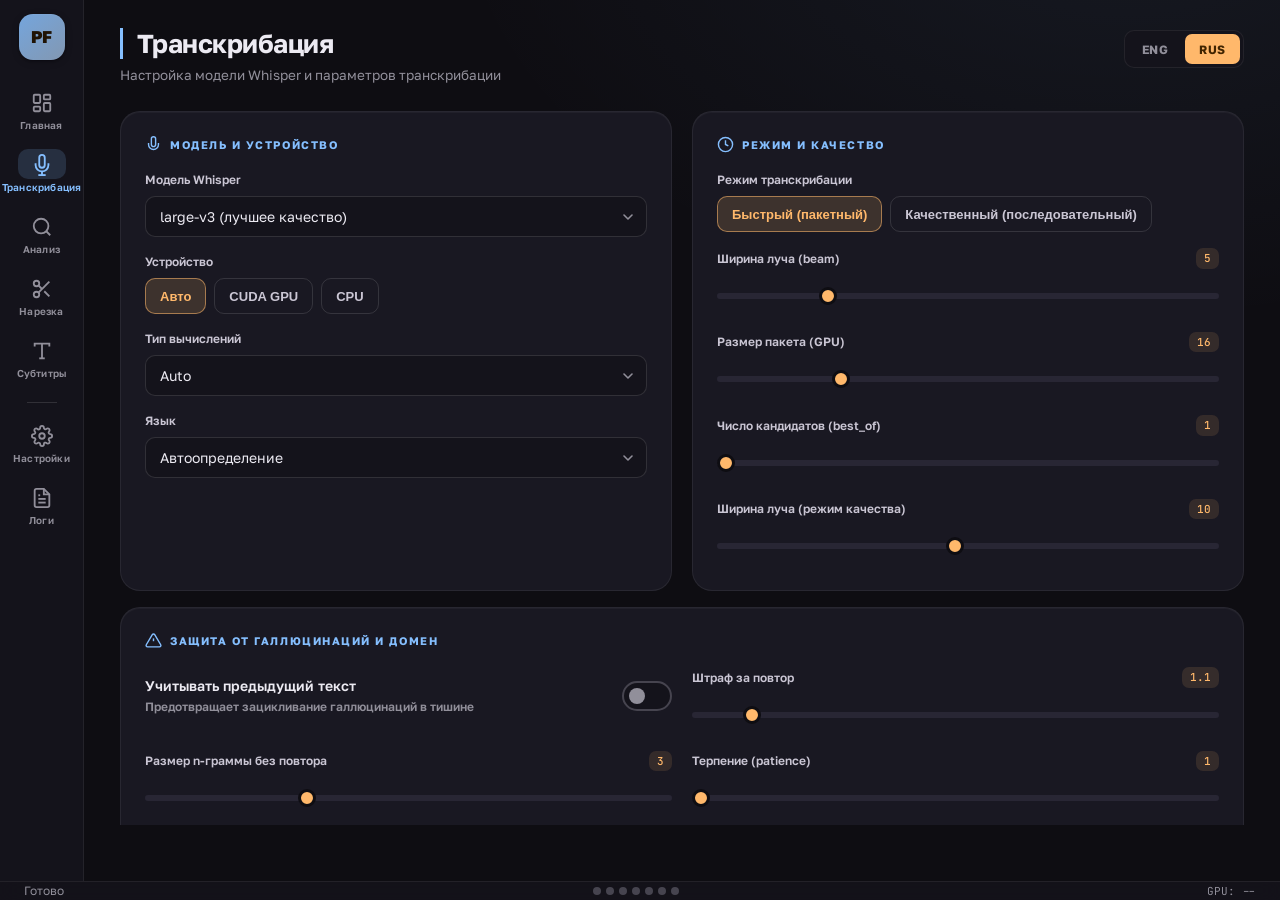
<file: gui/transcribe.html>
<!doctype html>
<html lang="ru">
<head>
  <meta charset="utf-8">
  <meta name="viewport" content="width=device-width,initial-scale=1">
  <title>Podcast Reels Forge — Транскрибация</title>
  <meta name="color-scheme" content="dark">
  <link rel="preconnect" href="https://fonts.googleapis.com">
  <link rel="preconnect" href="https://fonts.gstatic.com" crossorigin>
  <link href="https://fonts.googleapis.com/css2?family=Golos+Text:wght@400;500;600;700;800&family=JetBrains+Mono:wght@400;500;600;700&display=swap" rel="stylesheet">
  <link rel="stylesheet" href="assets/app.css">
</head>
<body data-page="transcribe">
  <div class="app-shell">
    <!-- NAVIGATION RAIL -->
    <nav class="nav-rail">
      <a href="index.html" class="nav-rail-brand">PF</a>

      <a class="nav-rail-item" data-tab="dashboard" data-tooltip-i18n="nav_dashboard" href="index.html">
        <svg viewBox="0 0 24 24" fill="none" stroke="currentColor" stroke-width="2"><rect x="3" y="3" width="7" height="9" rx="1"/><rect x="14" y="3" width="7" height="5" rx="1"/><rect x="14" y="12" width="7" height="9" rx="1"/><rect x="3" y="16" width="7" height="5" rx="1"/></svg>
        <span data-i18n="nav_home">Главная</span>
      </a>
      <a class="nav-rail-item" data-tab="transcribe" data-tooltip-i18n="nav_transcribe" href="transcribe.html">
        <svg viewBox="0 0 24 24" fill="none" stroke="currentColor" stroke-width="2"><path d="M12 1a3 3 0 0 0-3 3v8a3 3 0 0 0 6 0V4a3 3 0 0 0-3-3z"/><path d="M19 10v2a7 7 0 0 1-14 0v-2"/><line x1="12" y1="19" x2="12" y2="23"/><line x1="8" y1="23" x2="16" y2="23"/></svg>
        <span data-i18n="nav_transcribe">Транскрибация</span>
      </a>
      <a class="nav-rail-item" data-tab="analyze" data-tooltip-i18n="nav_analyze" href="analyze.html">
        <svg viewBox="0 0 24 24" fill="none" stroke="currentColor" stroke-width="2"><circle cx="11" cy="11" r="8"/><line x1="21" y1="21" x2="16.65" y2="16.65"/></svg>
        <span data-i18n="nav_analyze">Анализ</span>
      </a>
      <a class="nav-rail-item" data-tab="cut" data-tooltip-i18n="nav_cut" href="cut.html">
        <svg viewBox="0 0 24 24" fill="none" stroke="currentColor" stroke-width="2"><circle cx="6" cy="6" r="3"/><circle cx="6" cy="18" r="3"/><line x1="20" y1="4" x2="8.12" y2="15.88"/><line x1="14.47" y1="14.48" x2="20" y2="20"/><line x1="8.12" y1="8.12" x2="12" y2="12"/></svg>
        <span data-i18n="nav_cut">Нарезка</span>
      </a>
      <a class="nav-rail-item" data-tab="subtitles" data-tooltip-i18n="nav_subtitles" href="subtitles.html">
        <svg viewBox="0 0 24 24" fill="none" stroke="currentColor" stroke-width="2"><polyline points="4 7 4 4 20 4 20 7"/><line x1="9" y1="20" x2="15" y2="20"/><line x1="12" y1="4" x2="12" y2="20"/></svg>
        <span data-i18n="nav_subs">Субтитры</span>
      </a>

      <div class="nav-rail-divider"></div>

      <a class="nav-rail-item" data-tab="settings" data-tooltip-i18n="nav_settings" href="settings.html">
        <svg viewBox="0 0 24 24" fill="none" stroke="currentColor" stroke-width="2"><circle cx="12" cy="12" r="3"/><path d="M19.4 15a1.65 1.65 0 0 0 .33 1.82l.06.06a2 2 0 0 1 0 2.83 2 2 0 0 1-2.83 0l-.06-.06a1.65 1.65 0 0 0-1.82-.33 1.65 1.65 0 0 0-1 1.51V21a2 2 0 0 1-2 2 2 2 0 0 1-2-2v-.09A1.65 1.65 0 0 0 9 19.4a1.65 1.65 0 0 0-1.82.33l-.06.06a2 2 0 0 1-2.83 0 2 2 0 0 1 0-2.83l.06-.06A1.65 1.65 0 0 0 4.68 15a1.65 1.65 0 0 0-1.51-1H3a2 2 0 0 1-2-2 2 2 0 0 1 2-2h.09A1.65 1.65 0 0 0 4.6 9a1.65 1.65 0 0 0-.33-1.82l-.06-.06a2 2 0 0 1 0-2.83 2 2 0 0 1 2.83 0l.06.06A1.65 1.65 0 0 0 9 4.68a1.65 1.65 0 0 0 1-1.51V3a2 2 0 0 1 2-2 2 2 0 0 1 2 2v.09a1.65 1.65 0 0 0 1 1.51 1.65 1.65 0 0 0 1.82-.33l.06-.06a2 2 0 0 1 2.83 0 2 2 0 0 1 0 2.83l-.06.06A1.65 1.65 0 0 0 19.4 9a1.65 1.65 0 0 0 1.51 1H21a2 2 0 0 1 2 2 2 2 0 0 1-2 2h-.09a1.65 1.65 0 0 0-1.51 1z"/></svg>
        <span data-i18n="nav_settings">Настройки</span>
      </a>
      <a class="nav-rail-item" data-tab="logs" data-tooltip-i18n="nav_logs" href="logs.html">
        <svg viewBox="0 0 24 24" fill="none" stroke="currentColor" stroke-width="2"><path d="M14 2H6a2 2 0 0 0-2 2v16a2 2 0 0 0 2 2h12a2 2 0 0 0 2-2V8z"/><polyline points="14 2 14 8 20 8"/><line x1="16" y1="13" x2="8" y2="13"/><line x1="16" y1="17" x2="8" y2="17"/><polyline points="10 9 9 9 8 9"/></svg>
        <span data-i18n="nav_logs">Логи</span>
      </a>
    </nav>

    <!-- MAIN CONTENT -->
    <main class="main-content" id="mainContent">

      <div class="tab-page active" id="tab-transcribe">
        <div class="page-header">
          <div class="page-header-text">
            <h2 data-i18n="trans_title">Транскрибация</h2>
            <p data-i18n="trans_desc">Настройка модели Whisper и параметров транскрибации</p>
          </div>
          <div class="lang-toggle">
            <button class="lang-toggle-btn" data-lang="en">ENG</button>
            <button class="lang-toggle-btn active" data-lang="ru">RUS</button>
          </div>
        </div>

        <div class="grid-2">
          <div class="card">
            <div class="card-title">
              <svg viewBox="0 0 24 24" fill="none" stroke="currentColor" stroke-width="2"><path d="M12 1a3 3 0 0 0-3 3v8a3 3 0 0 0 6 0V4a3 3 0 0 0-3-3z"/><path d="M19 10v2a7 7 0 0 1-14 0v-2"/></svg>
              <span data-i18n="trans_model_device">Модель и устройство</span>
            </div>
            <div class="field" style="margin-bottom: 16px;">
              <label data-i18n="trans_whisper_model">Модель Whisper</label>
              <select id="cfgTranscribeModel">
                <option value="large-v3">large-v3 (лучшее качество)</option>
                <option value="large-v2">large-v2</option>
                <option value="medium">medium</option>
                <option value="small">small</option>
                <option value="base">base (самая быстрая)</option>
              </select>
            </div>
            <div class="field" style="margin-bottom: 16px;">
              <label data-i18n="trans_device">Устройство</label>
              <div class="chip-group">
                <button class="chip active" data-field="cfgTranscribeDevice" data-value="auto" data-i18n="chip_auto">Авто</button>
                <button class="chip" data-field="cfgTranscribeDevice" data-value="cuda">CUDA GPU</button>
                <button class="chip" data-field="cfgTranscribeDevice" data-value="cpu">CPU</button>
              </div>
              <input type="hidden" id="cfgTranscribeDevice" value="auto">
            </div>
            <div class="field" style="margin-bottom: 16px;">
              <label data-i18n="trans_compute_type">Тип вычислений</label>
              <select id="cfgTranscribeComputeType">
                <option value="auto">Auto</option>
                <option value="float32">float32</option>
                <option value="float16">float16</option>
                <option value="int8">int8</option>
                <option value="int8_float16">int8_float16</option>
                <option value="int8_float32">int8_float32</option>
              </select>
            </div>
            <div class="field">
              <label data-i18n="trans_language">Язык</label>
              <select id="cfgTranscribeLanguage">
                <option value="auto" data-i18n="opt_auto_detect">Автоопределение</option>
                <option value="ru">Русский</option>
                <option value="en">English</option>
              </select>
            </div>
          </div>

          <div class="card">
            <div class="card-title">
              <svg viewBox="0 0 24 24" fill="none" stroke="currentColor" stroke-width="2"><circle cx="12" cy="12" r="10"/><polyline points="12 6 12 12 16 14"/></svg>
              <span data-i18n="trans_mode_quality">Режим и качество</span>
            </div>
            <div class="field" style="margin-bottom: 16px;">
              <label data-i18n="trans_mode">Режим транскрибации</label>
              <div class="chip-group">
                <button class="chip active" data-field="cfgTranscribeMode" data-value="fast" data-i18n="trans_fast">Быстрый (пакетный)</button>
                <button class="chip" data-field="cfgTranscribeMode" data-value="quality" data-i18n="trans_quality">Качественный (последовательный)</button>
              </div>
              <input type="hidden" id="cfgTranscribeMode" value="fast">
            </div>
            <div class="field" style="margin-bottom: 16px;">
              <label><span data-i18n="trans_beam">Размер луча</span> <span class="value" id="v-cfgTranscribeBeam">5</span></label>
              <input type="range" id="cfgTranscribeBeam" min="1" max="20" step="1" value="5">
            </div>
            <div class="field" style="margin-bottom: 16px;">
              <label><span data-i18n="trans_batch">Размер пакета (GPU)</span> <span class="value" id="v-cfgTranscribeBatch">16</span></label>
              <input type="range" id="cfgTranscribeBatch" min="1" max="64" step="1" value="16">
            </div>
            <div class="field" style="margin-bottom: 16px;">
              <label><span data-i18n="trans_best_of">Лучший из</span> <span class="value" id="v-cfgTranscribeBestOf">1</span></label>
              <input type="range" id="cfgTranscribeBestOf" min="1" max="10" step="1" value="1">
            </div>
            <div class="field">
              <label><span data-i18n="trans_qbeam">Лучший луч для качества</span> <span class="value" id="v-cfgTranscribeQBeam">10</span></label>
              <input type="range" id="cfgTranscribeQBeam" min="1" max="20" step="1" value="10">
            </div>
          </div>
        </div>

        <div class="card">
          <div class="card-title">
            <svg viewBox="0 0 24 24" fill="none" stroke="currentColor" stroke-width="2"><path d="M10.29 3.86L1.82 18a2 2 0 0 0 1.71 3h16.94a2 2 0 0 0 1.71-3L13.71 3.86a2 2 0 0 0-3.42 0z"/><line x1="12" y1="9" x2="12" y2="13"/><line x1="12" y1="17" x2="12.01" y2="17"/></svg>
            <span data-i18n="trans_antihall">Анти-галлюцинации и домен</span>
          </div>
          <div class="grid-2">
            <div class="field">
              <label class="m3-switch">
                <div>
                  <div class="m3-switch-text" data-i18n="trans_condition_text">Условие по предыдущему тексту</div>
                  <div class="m3-switch-desc" data-i18n="trans_condition_desc">Предотвращает петли галлюцинаций на тишине</div>
                </div>
                <input type="checkbox" id="cfgTranscribeCondition">
                <div class="m3-switch-track"><div class="m3-switch-thumb"></div></div>
              </label>
            </div>
            <div class="field">
              <label><span data-i18n="trans_rep_penalty">Штраф за повтор</span> <span class="value" id="v-cfgTranscribeRepPenalty">1.1</span></label>
              <input type="range" id="cfgTranscribeRepPenalty" min="1.0" max="2.0" step="0.05" value="1.1">
            </div>
            <div class="field">
              <label><span data-i18n="trans_no_repeat">Размер n-граммы без повтора</span> <span class="value" id="v-cfgTranscribeNoRepeat">3</span></label>
              <input type="range" id="cfgTranscribeNoRepeat" min="0" max="10" step="1" value="3">
            </div>
            <div class="field">
              <label><span data-i18n="trans_patience">Терпение</span> <span class="value" id="v-cfgTranscribePatience">1.0</span></label>
              <input type="range" id="cfgTranscribePatience" min="1.0" max="3.0" step="0.1" value="1.0">
            </div>
          </div>
          <div class="field" style="margin-top: 16px;">
            <label data-i18n="trans_prompt">Начальный промпт (контекст домена)</label>
            <textarea id="cfgTranscribePrompt" data-i18n-placeholder="trans_prompt_ph" placeholder="Подсказка для лексики. Пример: Подкаст о технологиях и стартапах."></textarea>
          </div>
        </div>
      </div>
    </main>

    <footer class="bottom-bar">
      <div class="bottom-bar-left">
        <span class="bottom-status" id="bottomStatus" data-i18n="bottom_ready">Готов</span>
      </div>
      <div class="bottom-bar-center">
        <div class="pipeline-overview" id="pipelineOverview">
          <div class="pipeline-overview-dot" data-stage="transcribe"></div>
          <div class="pipeline-overview-dot" data-stage="diarize"></div>
          <div class="pipeline-overview-dot" data-stage="proofread"></div>
          <div class="pipeline-overview-dot" data-stage="article"></div>
          <div class="pipeline-overview-dot" data-stage="analyze"></div>
          <div class="pipeline-overview-dot" data-stage="cut"></div>
          <div class="pipeline-overview-dot" data-stage="subtitles"></div>
        </div>
      </div>
      <div class="bottom-bar-right">
        <span class="gpu-info" id="gpuInfo">GPU: --</span>
      </div>
    </footer>
  </div>

  <script src="assets/app.js"></script>
</body>
</html>
</file>
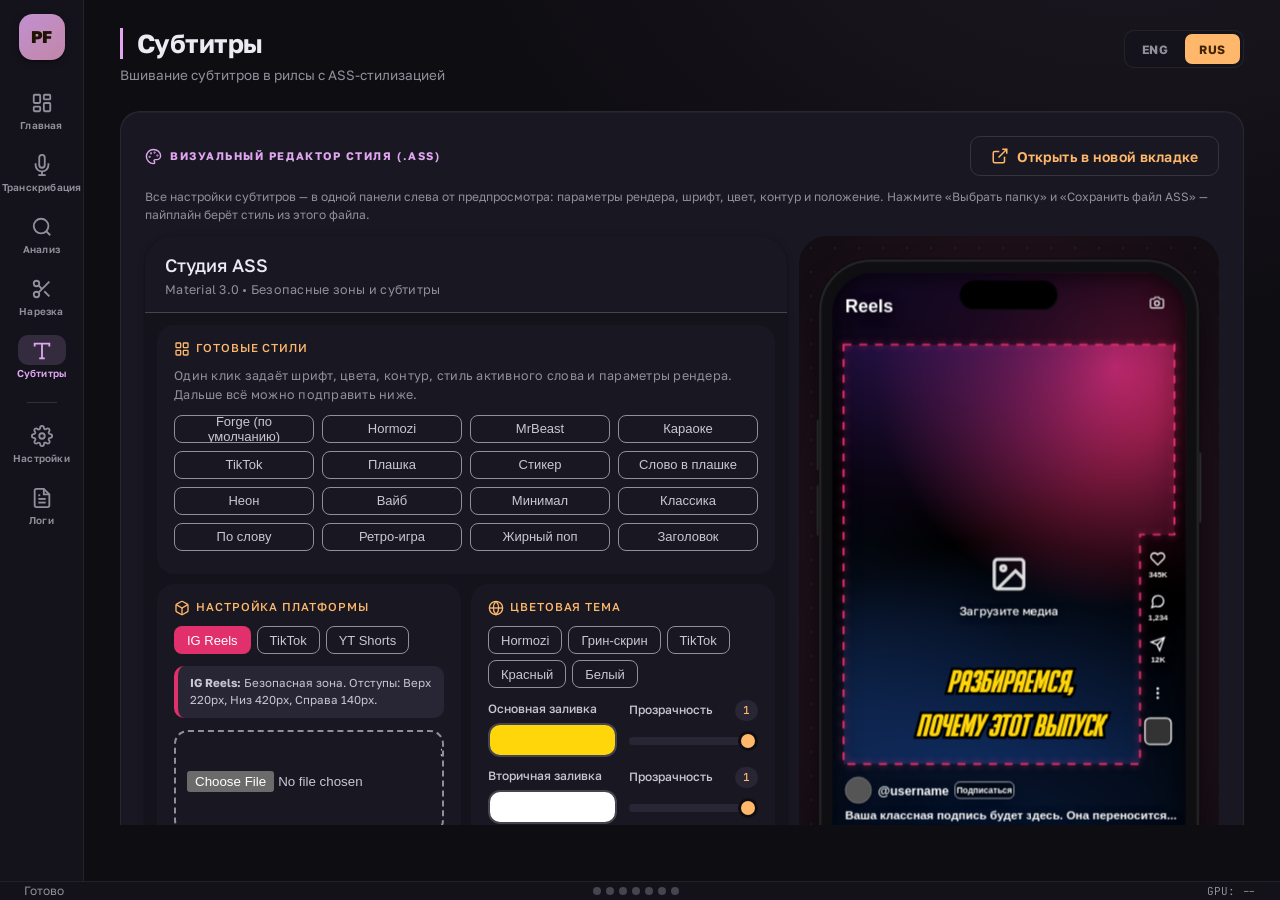
<file: assets/subtitles/style-editor.html>
<!doctype html>
<html lang="ru">
<head>
  <meta charset="utf-8">
  <title>Podcast Reels Forge — Субтитры</title>
  <!-- The subtitle style editor lives in the GUI (gui/subtitles.html, gui/assets/editor.js).
       This page used to be a hand-copied duplicate of it that drifted out of date. -->
  <meta http-equiv="refresh" content="0; url=../../gui/subtitles.html">
</head>
<body>
  <p><a href="../../gui/subtitles.html">Редактор стиля субтитров → gui/subtitles.html</a></p>
</body>
</html>
</file>
<file: gui/assets/app.css>
/* =====================================================================
   Podcast Reels Forge — GUI design system
   Dark "forge" theme: deep coal surfaces, one ember brand accent for
   controls, harmonized per-page accents for stage identity.

   Compatibility contract: the --md-sys-color-* custom property NAMES are
   the token API — editor.css and inline styles in the pages reference
   them. Values may change; names must not.
   ===================================================================== */

:root {
  /* -- Core palette (dark, cool-neutral base / warm ember brand) -- */
  --md-sys-color-background: #0e0d12;
  --md-sys-color-on-background: #eceaf2;
  --md-sys-color-surface: #0e0d12;
  --md-sys-color-surface-container-low: #14131b;
  --md-sys-color-surface-container: #191822;
  --md-sys-color-surface-container-high: #201f2b;
  --md-sys-color-surface-container-highest: #282634;
  --md-sys-color-primary: #ffb86b;
  --md-sys-color-on-primary: #402400;
  --md-sys-color-primary-container: #5c3a12;
  --md-sys-color-on-primary-container: #ffdcb5;
  --md-sys-color-secondary: #c9c2d9;
  --md-sys-color-on-secondary: #322e3f;
  --md-sys-color-secondary-container: #3a3648;
  --md-sys-color-on-secondary-container: #e6e1f2;
  --md-sys-color-tertiary: #f2a9c0;
  --md-sys-color-on-tertiary: #4a1f30;
  --md-sys-color-tertiary-container: #653246;
  --md-sys-color-on-tertiary-container: #ffd9e5;
  --md-sys-color-error: #ffb4ab;
  --md-sys-color-on-error: #690005;
  --md-sys-color-error-container: #8c2822;
  --md-sys-color-success: #9cd98f;
  --md-sys-color-success-container: #21501f;
  --md-sys-color-outline: #918f9a;
  --md-sys-color-outline-variant: #46444f;
  --md-sys-color-on-surface-variant: #cac6d4;

  /* -- Depth: layered, transparent shadows (never single hard borders) -- */
  --md-elevation-1: 0 1px 2px rgba(6, 5, 10, 0.45), 0 2px 8px -2px rgba(6, 5, 10, 0.35);
  --md-elevation-2: 0 2px 4px rgba(6, 5, 10, 0.45), 0 8px 20px -6px rgba(6, 5, 10, 0.5);
  --md-elevation-3: 0 4px 8px rgba(6, 5, 10, 0.45), 0 16px 40px -12px rgba(6, 5, 10, 0.6);
  --hairline: rgba(255, 255, 255, 0.065);
  --hairline-strong: rgba(255, 255, 255, 0.12);
  --surface-sheen: inset 0 1px 0 rgba(255, 255, 255, 0.035);

  /* -- Motion -- */
  --ease-standard: cubic-bezier(0.2, 0, 0, 1);
  --ease-emphasized: cubic-bezier(0.32, 0.72, 0, 1);
  --dur-fast: 140ms;
  --dur-base: 220ms;
  --dur-slow: 340ms;

  /* -- Shape: concentric radius scale (outer > inner) -- */
  --radius-xl: 20px;   /* cards, drop zones            */
  --radius-lg: 14px;   /* list rows, log panel, fields */
  --radius-md: 10px;   /* buttons, chips, inputs       */
  --radius-sm: 7px;    /* badges, small nested pieces  */

  /* -- Type -- */
  --font-ui: 'Golos Text', 'Segoe UI', system-ui, -apple-system, sans-serif;
  --font-code: 'JetBrains Mono', 'Cascadia Code', 'Roboto Mono', monospace;

  --brand-color: #ffb86b;
  --focus-ring: 0 0 0 3px color-mix(in srgb, var(--md-sys-color-primary) 30%, transparent);
}

*, *::before, *::after { box-sizing: border-box; -webkit-tap-highlight-color: transparent; }

html, body { margin: 0; min-height: 100vh; overflow: hidden; }

body {
  font-family: var(--font-ui);
  font-size: 14px;
  line-height: 1.5;
  color: var(--md-sys-color-on-background);
  /* Ambient page-accent glow gives the flat dark canvas a light source. */
  background:
    radial-gradient(1100px 700px at 88% -12%,
      color-mix(in srgb, var(--accent) 7%, transparent), transparent 62%),
    var(--md-sys-color-background);
  -webkit-font-smoothing: antialiased;
  text-rendering: optimizeLegibility;
}

::selection { background: color-mix(in srgb, var(--md-sys-color-primary) 32%, transparent); }

h1, h2, h3, h4 { text-wrap: balance; }

/* Keyboard focus: one consistent, visible ring everywhere. */
:where(a, button, select, [tabindex]):focus-visible {
  outline: 2px solid var(--md-sys-color-primary);
  outline-offset: 2px;
  border-radius: var(--radius-sm);
}

.app-shell {
  display: grid;
  grid-template-columns: 84px 1fr;
  grid-template-rows: 1fr 56px;
  height: 100vh;
  height: 100dvh;
}

/* ===== NAVIGATION RAIL ===== */
.nav-rail {
  grid-row: 1 / -1;
  background: var(--md-sys-color-surface-container-low);
  border-right: 1px solid var(--hairline);
  display: flex;
  flex-direction: column;
  align-items: center;
  padding: 14px 0;
  gap: 6px;
  z-index: 100;
}
.nav-rail-brand {
  width: 46px; height: 46px; border-radius: 14px;
  display: flex; align-items: center; justify-content: center;
  margin-bottom: 18px;
  background: linear-gradient(140deg,
    color-mix(in srgb, var(--accent) 85%, #ffffff 0%) 0%,
    color-mix(in srgb, var(--accent) 70%, #7a3c00 30%) 100%);
  color: #201304;
  font-weight: 800; font-size: 17px; letter-spacing: -0.02em;
  box-shadow: var(--md-elevation-1), var(--surface-sheen);
  transition: transform var(--dur-fast) var(--ease-standard),
              box-shadow var(--dur-base) var(--ease-standard);
}
.nav-rail-brand:hover { transform: translateY(-1px); box-shadow: var(--md-elevation-2); }
.nav-rail-brand:active { transform: scale(0.96); }
.nav-rail-item {
  width: 60px; height: 56px; border-radius: var(--radius-lg);
  display: flex; flex-direction: column; align-items: center; justify-content: center;
  gap: 4px; cursor: pointer; position: relative;
  background: transparent; border: none;
  color: var(--md-sys-color-outline);
  transition: color var(--dur-base) var(--ease-standard),
              background-color var(--dur-base) var(--ease-standard);
}
.nav-rail-item svg {
  width: 22px; height: 22px;
  transition: transform var(--dur-base) var(--ease-emphasized);
}
.nav-rail-item span { font-size: 10px; font-weight: 600; letter-spacing: 0.02em; }
.nav-rail-item:hover { background: rgba(255, 255, 255, 0.05); color: var(--md-sys-color-on-surface-variant); }
.nav-rail-item:hover svg { transform: translateY(-1px); }
.nav-rail-item:active svg { transform: scale(0.92); }
.nav-rail-item.active { color: var(--accent); }
.nav-rail-item.active::before {
  content: ''; position: absolute; left: 6px; right: 6px; top: 3px; height: 30px;
  background: color-mix(in srgb, var(--accent) 16%, transparent);
  border-radius: var(--radius-md); z-index: -1;
}
.nav-rail-item.active svg { color: var(--accent); }
.nav-rail-divider { width: 30px; height: 1px; background: var(--hairline-strong); margin: 8px 0; }

/* ===== MAIN CONTENT ===== */
.main-content {
  overflow-y: auto; overflow-x: hidden;
  padding: 28px 36px 40px;
  scroll-behavior: smooth;
}
.main-content::-webkit-scrollbar { width: 8px; }
.main-content::-webkit-scrollbar-track { background: transparent; }
.main-content::-webkit-scrollbar-thumb {
  background: var(--md-sys-color-outline-variant);
  border-radius: 4px;
  border: 2px solid var(--md-sys-color-background);
}
.main-content::-webkit-scrollbar-thumb:hover { background: var(--md-sys-color-outline); }

.tab-page { display: none; }
.tab-page.active { display: block; }

.page-header {
  margin-bottom: 26px;
  display: flex; justify-content: space-between; align-items: flex-start; gap: 16px;
}
/* Shrinkable flex child: without this a wrapping header lets the text block
   keep its max-content width and overflow narrow viewports. */
.page-header-text { flex: 1 1 240px; min-width: 0; }
.page-header-text h2 {
  margin: 0 0 6px;
  font-size: 26px; font-weight: 700; letter-spacing: -0.02em; line-height: 1.2;
}
.page-header-text p { margin: 0; color: var(--md-sys-color-outline); font-size: 13.5px; max-width: 62ch; }

/* ===== LANGUAGE TOGGLE ===== */
.lang-toggle {
  display: inline-flex; align-items: stretch;
  background: var(--md-sys-color-surface-container-low);
  border: 1px solid var(--hairline);
  border-radius: var(--radius-md);
  padding: 3px; gap: 2px;
  height: 38px; flex-shrink: 0; margin-top: 2px;
}
.lang-toggle-btn {
  display: flex; align-items: center; justify-content: center;
  padding: 0 14px; border: none; cursor: pointer; position: relative;
  background: transparent; font-family: inherit; font-size: 12px; font-weight: 700;
  color: var(--md-sys-color-outline);
  border-radius: var(--radius-sm);
  letter-spacing: 0.06em;
  transition: color var(--dur-base) var(--ease-standard),
              background-color var(--dur-base) var(--ease-standard);
}
.lang-toggle-btn:hover { color: var(--md-sys-color-on-surface-variant); background: rgba(255,255,255,0.05); }
.lang-toggle-btn.active {
  background: var(--md-sys-color-primary);
  color: var(--md-sys-color-on-primary);
}

/* ===== CARDS / SECTIONS ===== */
.card {
  padding: 24px;
  border-radius: var(--radius-xl);
  background: var(--md-sys-color-surface-container);
  border: 1px solid var(--hairline);
  box-shadow: var(--surface-sheen);
  margin-bottom: 16px;
  animation: card-in var(--dur-slow) var(--ease-emphasized) backwards;
  transition: border-color var(--dur-base) var(--ease-standard),
              box-shadow var(--dur-base) var(--ease-standard);
}
.card:hover { border-color: var(--hairline-strong); box-shadow: var(--surface-sheen), var(--md-elevation-1); }
.card-title {
  font-size: 11px; text-transform: uppercase; letter-spacing: 0.14em;
  color: var(--accent); margin: 0 0 18px; font-weight: 700;
  display: flex; align-items: center; gap: 8px;
}
.card-title svg { width: 17px; height: 17px; }

@keyframes card-in {
  from { opacity: 0; transform: translateY(10px); }
  to { opacity: 1; transform: translateY(0); }
}
.card:nth-child(1) { animation-delay: 30ms; }
.card:nth-child(2) { animation-delay: 70ms; }
.card:nth-child(3) { animation-delay: 110ms; }
.card:nth-child(4) { animation-delay: 150ms; }
.card:nth-child(5) { animation-delay: 190ms; }
.card:nth-child(n+6) { animation-delay: 220ms; }

/* ===== GRID LAYOUTS ===== */
.grid-2 { display: grid; grid-template-columns: 1fr 1fr; gap: 16px 20px; }
.grid-3 { display: grid; grid-template-columns: 1fr 1fr 1fr; gap: 16px 20px; }
.grid-4 { display: grid; grid-template-columns: 1fr 1fr 1fr 1fr; gap: 16px 20px; }
.span-full { grid-column: 1 / -1; }

/* ===== FORM FIELDS ===== */
.field { display: flex; flex-direction: column; gap: 7px; min-width: 0; }
.field label {
  font-size: 12px; color: var(--md-sys-color-on-surface-variant); font-weight: 600;
  display: flex; justify-content: space-between; align-items: center; gap: 8px;
}
.field .value {
  color: var(--md-sys-color-primary);
  background: color-mix(in srgb, var(--md-sys-color-primary) 12%, transparent);
  padding: 2px 8px; border-radius: var(--radius-sm);
  font-family: var(--font-code); font-variant-numeric: tabular-nums;
  font-size: 11px; font-weight: 500;
}

input[type="text"], input[type="number"], textarea, select {
  width: 100%;
  border: 1px solid var(--hairline-strong);
  border-radius: var(--radius-md);
  background: var(--md-sys-color-surface-container-low);
  color: var(--md-sys-color-on-background);
  padding: 11px 14px; font-size: 14px; outline: none;
  font-family: inherit;
  transition: border-color var(--dur-base) var(--ease-standard),
              box-shadow var(--dur-base) var(--ease-standard),
              background-color var(--dur-base) var(--ease-standard);
}
input[type="text"]:hover, input[type="number"]:hover, textarea:hover, select:hover {
  border-color: color-mix(in srgb, var(--md-sys-color-outline) 60%, transparent);
}
/* Ring instead of a thicker border: focus must never shift the layout. */
input[type="text"]:focus, input[type="number"]:focus, textarea:focus, select:focus {
  border-color: var(--md-sys-color-primary);
  box-shadow: var(--focus-ring);
}
input[type="number"] { font-family: var(--font-code); font-variant-numeric: tabular-nums; }
input::placeholder, textarea::placeholder { color: var(--md-sys-color-outline); opacity: 0.7; }
select { cursor: pointer; appearance: none;
  background-image: url("data:image/svg+xml,%3Csvg xmlns='http://www.w3.org/2000/svg' width='10' height='6' fill='none'%3E%3Cpath d='M1 1l4 4 4-4' stroke='%23918f9a' stroke-width='1.6' stroke-linecap='round' stroke-linejoin='round'/%3E%3C/svg%3E");
  background-repeat: no-repeat; background-position: right 13px center; padding-right: 34px;
}
select option { background: var(--md-sys-color-surface-container-high); color: var(--md-sys-color-on-background); }
textarea { resize: vertical; min-height: 80px; line-height: 1.55; }

/* ===== SLIDERS ===== */
input[type="range"] {
  -webkit-appearance: none; appearance: none;
  width: 100%; height: 40px; background: transparent;
  cursor: pointer; outline: none; margin: 0;
}
input[type="range"]::-webkit-slider-runnable-track {
  width: 100%; height: 6px;
  background: var(--md-sys-color-surface-container-highest);
  border-radius: 3px;
}
input[type="range"]::-webkit-slider-thumb {
  -webkit-appearance: none; height: 18px; width: 18px; border-radius: 50%;
  background: var(--md-sys-color-primary);
  border: 3px solid var(--md-sys-color-background);
  margin-top: -6px;
  box-shadow: 0 0 0 0 color-mix(in srgb, var(--md-sys-color-primary) 14%, transparent);
  transition: box-shadow var(--dur-base) var(--ease-standard),
              transform var(--dur-fast) var(--ease-standard);
}
input[type="range"]:hover::-webkit-slider-thumb {
  box-shadow: 0 0 0 9px color-mix(in srgb, var(--md-sys-color-primary) 14%, transparent);
  transform: scale(1.08);
}
input[type="range"]:active::-webkit-slider-thumb {
  box-shadow: 0 0 0 12px color-mix(in srgb, var(--md-sys-color-primary) 22%, transparent);
  transform: scale(1.15);
}
input[type="range"]:focus-visible::-webkit-slider-thumb { box-shadow: var(--focus-ring); }
input[type="range"]::-moz-range-track {
  width: 100%; height: 6px;
  background: var(--md-sys-color-surface-container-highest);
  border-radius: 3px;
}
input[type="range"]::-moz-range-thumb {
  height: 12px; width: 12px; border-radius: 50%;
  background: var(--md-sys-color-primary);
  border: 3px solid var(--md-sys-color-background);
  transition: box-shadow var(--dur-base) var(--ease-standard);
}
input[type="range"]:hover::-moz-range-thumb {
  box-shadow: 0 0 0 9px color-mix(in srgb, var(--md-sys-color-primary) 14%, transparent);
}
input[type="range"]:focus-visible::-moz-range-thumb { box-shadow: var(--focus-ring); }

/* ===== SWITCHES ===== */
.m3-switch {
  display: flex; align-items: center; justify-content: space-between; gap: 16px;
  width: 100%; cursor: pointer; padding: 8px 0;
}
.m3-switch input {
  /* Kept focusable for keyboard users; visually replaced by the track. */
  position: absolute; opacity: 0; width: 1px; height: 1px; pointer-events: none;
}
.m3-switch-track {
  width: 50px; height: 30px; border-radius: 15px;
  border: 2px solid var(--md-sys-color-outline-variant);
  background: var(--md-sys-color-surface-container-low);
  position: relative; flex-shrink: 0;
  transition: background-color var(--dur-base) var(--ease-standard),
              border-color var(--dur-base) var(--ease-standard);
}
.m3-switch-thumb {
  width: 16px; height: 16px; border-radius: 50%;
  background: var(--md-sys-color-outline);
  position: absolute; top: 5px; left: 5px;
  transition: left var(--dur-base) var(--ease-emphasized),
              width var(--dur-base) var(--ease-emphasized),
              height var(--dur-base) var(--ease-emphasized),
              top var(--dur-base) var(--ease-emphasized),
              background-color var(--dur-base) var(--ease-standard);
}
.m3-switch:hover .m3-switch-track { border-color: var(--md-sys-color-outline); }
.m3-switch:active .m3-switch-thumb { width: 20px; }
.m3-switch input:checked + .m3-switch-track {
  background: var(--md-sys-color-primary);
  border-color: var(--md-sys-color-primary);
}
.m3-switch input:checked + .m3-switch-track .m3-switch-thumb {
  background: var(--md-sys-color-on-primary);
  width: 22px; height: 22px; top: 2px; left: 22px;
}
.m3-switch input:focus-visible + .m3-switch-track { box-shadow: var(--focus-ring); }
.m3-switch-text { font-weight: 600; font-size: 14px; color: var(--md-sys-color-on-background); }
.m3-switch-desc { font-size: 12px; color: var(--md-sys-color-outline); margin-top: 2px; line-height: 1.45; }

/* ===== CHIPS ===== */
.chip-group { display: flex; gap: 8px; flex-wrap: wrap; }
.chip {
  position: relative; overflow: hidden;
  font-size: 13px; font-weight: 600; padding: 0 14px; height: 36px;
  border-radius: var(--radius-md);
  background: transparent; border: 1px solid var(--hairline-strong);
  color: var(--md-sys-color-on-surface-variant); cursor: pointer;
  display: inline-flex; align-items: center; justify-content: center; gap: 6px;
  transition: background-color var(--dur-base) var(--ease-standard),
              border-color var(--dur-base) var(--ease-standard),
              color var(--dur-base) var(--ease-standard),
              transform var(--dur-fast) var(--ease-standard);
}
.chip:hover { border-color: var(--md-sys-color-outline); background: rgba(255, 255, 255, 0.04); }
.chip:active { transform: scale(0.96); }
.chip.active {
  background: color-mix(in srgb, var(--md-sys-color-primary) 16%, transparent);
  border-color: color-mix(in srgb, var(--md-sys-color-primary) 55%, transparent);
  color: var(--md-sys-color-primary);
}
.chip svg { width: 16px; height: 16px; }

/* ===== BUTTONS ===== */
.btn {
  position: relative; overflow: hidden;
  border: none; border-radius: var(--radius-md);
  height: 40px; font-size: 14px; font-weight: 600;
  cursor: pointer; display: inline-flex; align-items: center; justify-content: center;
  gap: 8px; font-family: inherit; padding: 0 20px; letter-spacing: 0.01em;
  transition: transform var(--dur-fast) var(--ease-standard),
              box-shadow var(--dur-base) var(--ease-standard),
              background-color var(--dur-base) var(--ease-standard),
              filter var(--dur-base) var(--ease-standard);
}
.btn:active { transform: scale(0.96); }
.btn svg { width: 18px; height: 18px; }
.btn-filled {
  background: var(--md-sys-color-primary); color: var(--md-sys-color-on-primary);
  box-shadow: var(--md-elevation-1);
}
.btn-filled:hover { filter: brightness(1.07); box-shadow: var(--md-elevation-2); }
.btn-tonal {
  background: var(--md-sys-color-secondary-container);
  color: var(--md-sys-color-on-secondary-container);
}
.btn-tonal:hover { filter: brightness(1.12); box-shadow: var(--md-elevation-1); }
.btn-outlined {
  background: transparent; border: 1px solid var(--hairline-strong);
  color: var(--md-sys-color-primary);
}
.btn-outlined:hover {
  background: color-mix(in srgb, var(--md-sys-color-primary) 10%, transparent);
  border-color: color-mix(in srgb, var(--md-sys-color-primary) 45%, transparent);
}
.btn-text { background: transparent; color: var(--md-sys-color-primary); padding: 0 12px; }
.btn-text:hover { background: color-mix(in srgb, var(--md-sys-color-primary) 10%, transparent); }
.btn-danger { background: var(--md-sys-color-error-container); color: var(--md-sys-color-error); }
.btn-danger:hover { filter: brightness(1.15); }
.btn-success { background: var(--md-sys-color-success-container); color: var(--md-sys-color-success); }
.btn-success:hover { filter: brightness(1.15); }
.btn:disabled { opacity: 0.45; cursor: not-allowed; pointer-events: none; }
.btn-group { display: flex; gap: 10px; flex-wrap: wrap; }

/* ===== FILE UPLOAD ===== */
.file-drop {
  display: block;
  position: relative; overflow: hidden;
  border: 1.5px dashed var(--md-sys-color-outline-variant);
  border-radius: var(--radius-xl);
  padding: 36px 24px; text-align: center; cursor: pointer;
  background: transparent; color: var(--md-sys-color-on-surface-variant);
  transition: border-color var(--dur-base) var(--ease-standard),
              background-color var(--dur-base) var(--ease-standard),
              color var(--dur-base) var(--ease-standard);
}
.file-drop:hover, .file-drop.dragover {
  border-color: var(--accent);
  background: color-mix(in srgb, var(--accent) 6%, transparent);
  color: var(--accent);
}
.file-drop.dragover { border-style: solid; }
.file-drop svg {
  width: 44px; height: 44px; margin-bottom: 12px; opacity: 0.55;
  transition: transform var(--dur-base) var(--ease-emphasized), opacity var(--dur-base);
}
.file-drop:hover svg, .file-drop.dragover svg { transform: translateY(-2px); opacity: 0.9; }
.file-drop p { margin: 0; font-size: 14px; font-weight: 600; }
.file-drop small { font-size: 12px; color: var(--md-sys-color-outline); }
.file-drop input { display: none; }

/* ===== QUEUE LIST ===== */
.queue-list { display: flex; flex-direction: column; gap: 8px; }
.queue-item {
  display: grid; grid-template-columns: 40px 1fr auto auto auto; gap: 12px;
  align-items: center; padding: 12px 16px;
  border-radius: var(--radius-lg);
  background: var(--md-sys-color-surface-container-low);
  border: 1px solid transparent;
  transition: background-color var(--dur-base) var(--ease-standard),
              border-color var(--dur-base) var(--ease-standard);
}
.queue-item:hover {
  background: var(--md-sys-color-surface-container-high);
  border-color: var(--hairline);
}
.queue-item-icon {
  width: 40px; height: 40px; border-radius: var(--radius-md);
  background: color-mix(in srgb, var(--accent) 16%, transparent);
  display: flex; align-items: center; justify-content: center;
  color: var(--accent);
}
.queue-item-icon svg { width: 20px; height: 20px; }
.queue-item-name { font-size: 14px; font-weight: 600; overflow-wrap: anywhere; }
.queue-item-meta { font-size: 12px; color: var(--md-sys-color-outline); font-variant-numeric: tabular-nums; }
.queue-item-status {
  font-size: 11px; font-weight: 600; padding: 4px 10px;
  border-radius: var(--radius-sm);
  text-transform: uppercase; letter-spacing: 0.06em;
  display: inline-flex; align-items: center; gap: 6px;
}
/* Status is never colour alone: each badge carries its own dot marker. */
.queue-item-status::before {
  content: ''; width: 6px; height: 6px; border-radius: 50%; background: currentColor;
}
.status-pending { background: var(--md-sys-color-surface-container-highest); color: var(--md-sys-color-outline); }
.status-running { background: color-mix(in srgb, var(--md-sys-color-primary) 15%, transparent); color: var(--md-sys-color-primary); }
.status-running::before { animation: pulse 1.5s infinite; }
.status-done { background: var(--md-sys-color-success-container); color: var(--md-sys-color-success); }
.status-error { background: var(--md-sys-color-error-container); color: var(--md-sys-color-error); }

/* ===== PROGRESS BAR ===== */
.progress-bar {
  width: 100%; height: 4px;
  background: var(--md-sys-color-surface-container-highest);
  border-radius: 2px; overflow: hidden; margin-top: 8px;
}
.progress-bar-fill {
  height: 100%; border-radius: 2px;
  background: linear-gradient(90deg,
    var(--md-sys-color-primary),
    color-mix(in srgb, var(--md-sys-color-primary) 65%, #ffffff 12%));
  transition: width var(--dur-slow) var(--ease-standard);
}

/* ===== STAGE PIPELINE VISUAL ===== */
.pipeline-visual {
  display: flex; align-items: center; gap: 0; padding: 20px 0; overflow-x: auto;
}
.pipeline-stage {
  display: flex; flex-direction: column; align-items: center; gap: 8px;
  min-width: 110px; position: relative;
}
.pipeline-stage-dot {
  width: 46px; height: 46px; border-radius: 50%;
  display: flex; align-items: center; justify-content: center;
  background: var(--md-sys-color-surface-container-high);
  border: 2px solid var(--md-sys-color-outline-variant);
  color: var(--md-sys-color-outline);
  transition: background-color var(--dur-slow) var(--ease-standard),
              border-color var(--dur-slow) var(--ease-standard),
              color var(--dur-slow) var(--ease-standard),
              box-shadow var(--dur-slow) var(--ease-standard);
}
.pipeline-stage-dot svg { width: 21px; height: 21px; }
.pipeline-stage.active .pipeline-stage-dot {
  background: var(--accent); border-color: var(--accent);
  color: #201304;
  box-shadow: 0 0 22px color-mix(in srgb, var(--accent) 35%, transparent);
}
.pipeline-stage.done .pipeline-stage-dot {
  background: var(--md-sys-color-success-container);
  border-color: var(--md-sys-color-success);
  color: var(--md-sys-color-success);
}
.pipeline-stage.error .pipeline-stage-dot {
  background: var(--md-sys-color-error-container);
  border-color: var(--md-sys-color-error);
  color: var(--md-sys-color-error);
}
.pipeline-stage-label {
  font-size: 11px; font-weight: 600; text-align: center;
  color: var(--md-sys-color-outline);
  transition: color var(--dur-slow) var(--ease-standard);
}
.pipeline-stage.active .pipeline-stage-label { color: var(--accent); }
.pipeline-stage.done .pipeline-stage-label { color: var(--md-sys-color-success); }
.pipeline-connector {
  width: 36px; height: 2px; border-radius: 1px;
  background: var(--md-sys-color-outline-variant);
  margin-top: -22px; flex-shrink: 0;
  transition: background-color var(--dur-slow) var(--ease-standard);
}
.pipeline-connector.done { background: var(--md-sys-color-success); }
.pipeline-connector.active { background: var(--accent); animation: pulse 1.5s infinite; }
@keyframes pulse { 0%, 100% { opacity: 1; } 50% { opacity: 0.4; } }

/* ===== LOG PANEL ===== */
.log-panel {
  background: #0b0a0f;
  border: 1px solid var(--hairline);
  border-radius: var(--radius-lg);
  padding: 14px 16px; max-height: 300px; overflow-y: auto;
  font-family: var(--font-code); font-size: 12px; line-height: 1.65;
  color: var(--md-sys-color-on-surface-variant);
  box-shadow: inset 0 2px 8px rgba(0, 0, 0, 0.35);
}
.log-panel::-webkit-scrollbar { width: 6px; }
.log-panel::-webkit-scrollbar-thumb { background: var(--md-sys-color-outline-variant); border-radius: 3px; }
.log-line { white-space: pre-wrap; word-break: break-word; }
.log-line.info { color: #8ec9ff; }
.log-line.success { color: var(--md-sys-color-success); }
.log-line.error { color: var(--md-sys-color-error); }
.log-line.warn { color: #ffd54a; }
.log-line .ts { color: var(--md-sys-color-outline-variant); margin-right: 8px; font-variant-numeric: tabular-nums; }

/* ===== STAT CARDS ===== */
.stat-card {
  padding: 20px 16px;
  border-radius: var(--radius-xl);
  background: var(--md-sys-color-surface-container);
  border: 1px solid var(--hairline);
  box-shadow: var(--surface-sheen);
  text-align: center;
  transition: border-color var(--dur-base) var(--ease-standard),
              transform var(--dur-base) var(--ease-standard);
}
.stat-card:hover { border-color: var(--hairline-strong); transform: translateY(-2px); }
.stat-card .stat-value {
  font-family: var(--font-code); font-variant-numeric: tabular-nums;
  font-size: 30px; font-weight: 700; letter-spacing: -0.02em;
  color: var(--accent); line-height: 1.15;
}
.stat-card .stat-label {
  font-size: 11px; color: var(--md-sys-color-outline); margin-top: 6px;
  text-transform: uppercase; letter-spacing: 0.08em; font-weight: 600;
}

/* ===== BOTTOM BAR ===== */
.bottom-bar {
  grid-column: 1 / -1;
  background: color-mix(in srgb, var(--md-sys-color-surface-container-low) 92%, transparent);
  border-top: 1px solid var(--hairline);
  display: flex; align-items: center; justify-content: space-between;
  padding: 0 24px; gap: 16px;
  backdrop-filter: blur(10px);
}
.bottom-bar-left { display: flex; align-items: center; gap: 16px; min-width: 0; }
.bottom-bar-center { display: flex; align-items: center; gap: 8px; flex: 1; justify-content: center; }
.bottom-bar-right { display: flex; align-items: center; gap: 12px; }
.pipeline-overview { display: flex; align-items: center; gap: 5px; }
.pipeline-overview-dot {
  width: 8px; height: 8px; border-radius: 50%;
  background: var(--md-sys-color-outline-variant);
  transition: background-color var(--dur-slow) var(--ease-standard),
              transform var(--dur-slow) var(--ease-standard);
}
.pipeline-overview-dot.done { background: var(--md-sys-color-success); }
.pipeline-overview-dot.active { background: var(--accent); animation: pulse 1.5s infinite; transform: scale(1.25); }
.pipeline-overview-dot.error { background: var(--md-sys-color-error); }
.bottom-status { font-size: 12px; color: var(--md-sys-color-outline); white-space: nowrap; overflow: hidden; text-overflow: ellipsis; }
.gpu-info { font-size: 11px; color: var(--md-sys-color-outline); font-family: var(--font-code); font-variant-numeric: tabular-nums; }

/* ===== FAB ===== */
.fab {
  position: fixed; bottom: 78px; right: 32px;
  width: 56px; height: 56px; border-radius: 16px;
  background: var(--md-sys-color-primary);
  color: var(--md-sys-color-on-primary);
  border: none; cursor: pointer;
  display: flex; align-items: center; justify-content: center;
  box-shadow: var(--md-elevation-3); z-index: 50;
  transition: transform var(--dur-base) var(--ease-emphasized),
              box-shadow var(--dur-base) var(--ease-standard),
              filter var(--dur-base) var(--ease-standard);
}
.fab:hover { transform: translateY(-2px); filter: brightness(1.07); }
.fab:active { transform: scale(0.95); }
.fab svg { width: 24px; height: 24px; }

/* ===== TOOLTIP ===== */
/* :where() keeps specificity at zero so this anchor never overrides an
   element's own positioning (the fixed FAB gets data-tooltip from JS). */
:where([data-tooltip]) { position: relative; }
[data-tooltip]:hover::after {
  content: attr(data-tooltip); position: absolute; bottom: calc(100% + 8px); left: 50%;
  padding: 6px 11px; border-radius: var(--radius-sm);
  background: var(--md-sys-color-surface-container-highest);
  border: 1px solid var(--hairline);
  color: var(--md-sys-color-on-background);
  font-size: 12px; font-weight: 500; white-space: nowrap; z-index: 300;
  box-shadow: var(--md-elevation-2);
  pointer-events: none;
  animation: tooltip-in var(--dur-base) var(--ease-standard) 350ms backwards;
}
@keyframes tooltip-in {
  from { opacity: 0; transform: translate(-50%, 3px); }
  to { opacity: 1; transform: translate(-50%, 0); }
}

/* ===== EMPTY STATE ===== */
.empty-state {
  text-align: center; padding: 56px 20px; color: var(--md-sys-color-outline);
}
.empty-state svg { width: 72px; height: 72px; margin-bottom: 16px; opacity: 0.28; }
.empty-state h3 {
  margin: 0 0 8px; font-size: 17px; font-weight: 600;
  color: var(--md-sys-color-on-surface-variant);
}
.empty-state p { margin: 0; font-size: 13.5px; }

/* ===== RESPONSIVE ===== */
@media (max-width: 900px) {
  .app-shell {
    grid-template-columns: 1fr;
    grid-template-rows: auto 1fr 56px;
  }
  /* The rail becomes a horizontal top bar instead of disappearing:
     navigation must stay reachable on small screens. */
  .nav-rail {
    grid-row: 1;
    flex-direction: row;
    justify-content: flex-start;
    padding: 8px 12px;
    gap: 2px;
    overflow-x: auto;
    border-right: none;
    border-bottom: 1px solid var(--hairline);
  }
  .nav-rail-brand { width: 40px; height: 40px; margin: 0 10px 0 0; flex-shrink: 0; font-size: 15px; }
  .nav-rail-item { width: 58px; height: 52px; flex-shrink: 0; }
  .nav-rail-divider { width: 1px; height: 28px; margin: 0 6px; }
  .main-content { padding: 20px 16px 32px; }
  .grid-2, .grid-3, .grid-4 { grid-template-columns: 1fr; }
  .page-header { flex-wrap: wrap; }
  .fab { bottom: 72px; right: 16px; }
}

/* ===== PER-PAGE ACCENT (stage identity: one harmonized hue per page) ===== */
:root { --accent: var(--md-sys-color-primary); }
body[data-page="dashboard"]  { --accent: #ffb86b; } /* ember — brand */
body[data-page="transcribe"] { --accent: #85bfff; } /* sky           */
body[data-page="analyze"]    { --accent: #6fdcc1; } /* mint          */
body[data-page="cut"]        { --accent: #ff97a8; } /* coral         */
body[data-page="subtitles"]  { --accent: #e0a6f0; } /* orchid        */
body[data-page="settings"]   { --accent: #bcc2db; } /* steel         */
body[data-page="logs"]       { --accent: #97d98b; } /* moss          */

/* Decorative accents only — control colours stay on the ember primary. */
.page-header-text h2 { border-left: 3px solid var(--accent); padding-left: 14px; }
a.nav-rail-item, a.nav-rail-brand { text-decoration: none; }

/* ===== REDUCED MOTION ===== */
@media (prefers-reduced-motion: reduce) {
  *, *::before, *::after {
    animation-duration: 0.01ms !important;
    animation-iteration-count: 1 !important;
    transition-duration: 0.01ms !important;
  }
  .main-content { scroll-behavior: auto; }
}

/* ---- Stage picker (dashboard): choose which pipeline stages to run ---- */
.stage-picker { display: flex; flex-wrap: wrap; gap: 8px; margin-bottom: 12px; }
.stage-chip {
  display: inline-flex; align-items: center; gap: 8px; cursor: pointer;
  padding: 8px 14px; border-radius: 999px;
  border: 1px solid var(--md-sys-color-outline-variant);
  background: var(--md-sys-color-surface-container);
  color: var(--md-sys-color-on-surface-variant);
  font-size: 13px; font-weight: 500;
  transition: background .15s ease, color .15s ease, border-color .15s ease;
}
.stage-chip:hover { background: var(--md-sys-color-surface-container-high); }
.stage-chip input { accent-color: var(--md-sys-color-primary); margin: 0; }
.stage-chip:has(input:checked) {
  background: var(--md-sys-color-secondary-container);
  border-color: var(--md-sys-color-secondary-container);
  color: var(--md-sys-color-on-secondary-container);
}
.code-inline {
  display: flex; align-items: center; gap: 8px; flex-wrap: wrap;
  padding: 10px 12px; border-radius: 12px;
  background: var(--md-sys-color-surface-container-highest);
  border: 1px solid var(--md-sys-color-outline-variant);
}
.code-inline code {
  flex: 1; min-width: 0; overflow-x: auto; white-space: nowrap;
  font-family: var(--font-code); font-size: 12px;
  color: var(--md-sys-color-primary);
}
</file>
<file: gui/assets/editor.css>
/* ===== INLINED ASS STYLE EDITOR (scoped) ===== */
    #assEditorRoot { --brand-color: #E1306C; --ease-out: cubic-bezier(0,0,0,1); display:block; font-family: var(--font-ui, system-ui, sans-serif); color:var(--md-sys-color-on-background); }
    #assEditorRoot {
.app {
      display: grid; grid-template-columns: minmax(0, 1.7fr) minmax(420px, 1fr);
      gap: 12px; padding: 0; height: 78vh;
    }

    /* Collapse the bento to a single column before the panel gets too cramped */
    @media (max-width: 1100px) {
      .sidebar-body { grid-template-columns: 1fr; }
      .section.span-2 { grid-column: auto; }
    }
    @media (max-width: 900px) {
      .app { grid-template-columns: 1fr; grid-template-rows: auto 80vh; height: auto; }
      .sidebar { max-height: 60vh; }
    }

    /* M3 SIDEBAR */
    .sidebar {
      background: var(--md-sys-color-surface-container-low); 
      border-radius: 28px; 
      display: flex; flex-direction: column; overflow: hidden;
      box-shadow: var(--md-elevation-1);
    }

    .sidebar-header {
      padding: 16px 20px 12px;
      background: var(--md-sys-color-surface-container);
      border-bottom: 1px solid var(--md-sys-color-outline-variant);
      z-index: 10;
    }
    h1 { margin: 0 0 2px; font-size: 18px; font-weight: 500; letter-spacing: 0px; color: var(--md-sys-color-on-background); }
    .lede { margin: 0; color: var(--md-sys-color-outline); font-size: 12.5px; font-weight: 400; letter-spacing: 0.25px;}

    /* M3 BENTO GRID — two columns with full-width bands */
    .sidebar-body {
      padding: 12px; overflow-y: auto;
      display: grid; grid-template-columns: repeat(2, minmax(0, 1fr));
      grid-auto-flow: dense; align-content: start; gap: 10px;
    }
    .section.span-2 { grid-column: 1 / -1; }

    /* M3 CARDS (Sections) */
    .section {
      padding: 14px 16px; border-radius: 18px;
      background: var(--md-sys-color-surface-container);
      border: 1px solid transparent;
      transition: box-shadow 0.3s var(--ease-standard), transform 0.3s var(--ease-standard), border-color 0.3s;
      animation: assSlideUpFade 0.6s var(--ease-emphasized) backwards;
    }
    .section:hover { transform: translateY(-2px); box-shadow: var(--md-elevation-2); }
    
    /* Staggered Animations */
    .section:nth-child(1) { animation-delay: 0.05s; }
    .section:nth-child(2) { animation-delay: 0.10s; }
    .section:nth-child(3) { animation-delay: 0.15s; }
    .section:nth-child(4) { animation-delay: 0.20s; }
    .section:nth-child(5) { animation-delay: 0.25s; }
    .section:nth-child(6) { animation-delay: 0.30s; }

    

    .section-title {
      font-size: 11.5px; text-transform: uppercase; letter-spacing: 0.08em;
      color: var(--md-sys-color-primary); margin: 0 0 10px 0; font-weight: 500;
      display: flex; align-items: center; gap: 6px;
    }
    .section-title svg { width: 16px; height: 16px; }

    /* M3 FILTER CHIPS (Presets) */
    .preset-group { display: flex; gap: 6px; flex-wrap: wrap; margin-bottom: 12px; }
    .preset-btn {
      position: relative; overflow: hidden;
      font-size: 13px; font-weight: 500; padding: 0 12px; height: 28px; border-radius: 8px;
      background: transparent; border: 1px solid var(--md-sys-color-outline); 
      color: var(--md-sys-color-on-surface-variant); cursor: pointer;
      transition: all 0.2s var(--ease-standard);
      display: inline-flex; align-items: center; justify-content: center;
    }
    .preset-btn::after {
      content: ''; position: absolute; inset: 0; background: currentColor; opacity: 0; transition: opacity 0.2s;
    }
    .preset-btn:hover::after { opacity: 0.08; }
    
    .preset-btn.active { 
      background: var(--md-sys-color-secondary-container); 
      border-color: transparent; 
      color: var(--md-sys-color-on-secondary-container); 
    }
    .preset-btn.plat-btn.active {
      background: var(--brand-color); color: #fff;
    }

    /* GRIDS & FIELDS */
    .grid-2 { display: grid; grid-template-columns: 1fr 1fr; gap: 10px 12px; }
    .grid-3 { display: grid; grid-template-columns: 1fr 1fr 1fr; gap: 8px; }
    .field { display: flex; flex-direction: column; gap: 5px; position: relative;}
    .field.full { grid-column: 1 / -1; }
    
    label { font-size: 12px; color: var(--md-sys-color-on-surface-variant); font-weight: 500; display: flex; justify-content: space-between; align-items: center;}
    .value { color: var(--md-sys-color-primary); background: var(--md-sys-color-surface-container-highest); padding: 2px 8px; border-radius: 12px; font-variant-numeric: tabular-nums; font-size: 11px;}
    
    /* M3 TEXT FIELDS & SELECTS */
    input[type="text"], textarea, select {
      width: 100%; border: 1px solid var(--md-sys-color-outline-variant); border-radius: 4px;
      background: transparent; color: var(--md-sys-color-on-background); padding: 9px 12px; font-size: 14px; outline: none;
      transition: border-color 0.2s var(--ease-standard), background-color 0.2s var(--ease-standard), color 0.2s var(--ease-standard); font-family: inherit;
    }
    input[type="text"]:focus, textarea:focus, select:focus {
      border-color: var(--md-sys-color-primary); border-width: 2px; padding: 8px 11px;
    }

    input[type="color"] { width: 100%; height: 34px; padding: 0; border: none; border-radius: 10px; cursor: pointer; background: transparent;}
    input[type="color"]::-webkit-color-swatch-wrapper { padding: 0; }
    input[type="color"]::-webkit-color-swatch { border: 2px solid var(--md-sys-color-outline-variant); border-radius: 12px; transition: 0.2s; }
    input[type="color"]:hover::-webkit-color-swatch { border-color: var(--md-sys-color-primary); }

    /* M3 SLIDERS */
    input[type="range"] {
      -webkit-appearance: none; width: 100%; height: 30px; background: transparent; cursor: pointer; outline: none; margin: 0;
    }
    input[type="range"]::-webkit-slider-runnable-track {
      width: 100%; height: 8px; background: var(--md-sys-color-surface-container-highest); border-radius: 4px; transition: 0.2s;
    }
    input[type="range"]::-webkit-slider-thumb {
      -webkit-appearance: none; height: 20px; width: 20px; border-radius: 50%; background: var(--md-sys-color-primary);
      margin-top: -6px; box-shadow: 0 0 0 0 rgba(208, 188, 255, 0); transition: 0.2s cubic-bezier(0.2, 0, 0, 1);
    }
    input[type="range"]:hover::-webkit-slider-thumb { box-shadow: 0 0 0 10px rgba(208, 188, 255, 0.12); transform: scale(1.1); }
    input[type="range"]:active::-webkit-slider-thumb { box-shadow: 0 0 0 14px rgba(208, 188, 255, 0.20); transform: scale(1.2); }

    /* M3 SWITCHES */
    .m3-switch {
      display: flex; align-items: center; justify-content: space-between; width: 100%; cursor: pointer;
      padding: 4px 0;
    }
    .m3-switch input { display: none; }
    .m3-switch-track {
      width: 52px; height: 32px; border-radius: 16px; border: 2px solid var(--md-sys-color-outline);
      background: var(--md-sys-color-surface-container-highest); position: relative; transition: 0.3s var(--ease-standard);
    }
    .m3-switch-thumb {
      width: 16px; height: 16px; border-radius: 50%; background: var(--md-sys-color-outline);
      position: absolute; top: 6px; left: 6px; transition: 0.3s var(--ease-standard);
    }
    .m3-switch:hover .m3-switch-thumb { box-shadow: 0 0 0 10px rgba(230, 224, 233, 0.08); }
    
    .m3-switch input:checked + .m3-switch-track { background: var(--md-sys-color-primary); border-color: var(--md-sys-color-primary); }
    .m3-switch input:checked + .m3-switch-track .m3-switch-thumb {
      background: var(--md-sys-color-on-primary); width: 24px; height: 24px; top: 2px; left: 24px;
    }
    .m3-switch input:checked:hover + .m3-switch-track .m3-switch-thumb { box-shadow: 0 0 0 10px rgba(56, 30, 114, 0.12); }

    /* M3 TOGGLE BUTTONS */
    .toggle-group { display: flex; border: 1px solid var(--md-sys-color-outline); border-radius: 18px; overflow: hidden; height: 34px;}
    .toggle-btn {
      flex: 1; display: flex; align-items: center; justify-content: center; position: relative; cursor: pointer;
      border-right: 1px solid var(--md-sys-color-outline); background: transparent; transition: 0.2s;
    }
    .toggle-btn:last-child { border-right: none; }
    .toggle-btn input { display: none; }
    .toggle-content { font-size: 14px; font-weight: 500; color: var(--md-sys-color-on-surface-variant); z-index: 2; transition: 0.2s;}
    .toggle-bg { position: absolute; inset: 0; background: var(--md-sys-color-secondary-container); opacity: 0; transition: 0.2s; z-index: 1;}
    .toggle-btn input:checked ~ .toggle-bg { opacity: 1; }
    .toggle-btn input:checked ~ .toggle-content { color: var(--md-sys-color-on-secondary-container); }
    .toggle-btn:hover .toggle-bg { opacity: 0.08; }
    .toggle-btn input:checked:hover ~ .toggle-bg { opacity: 0.85; }

    /* M3 BUTTONS */
    button.action-btn {
      position: relative; overflow: hidden;
      border: none; border-radius: 18px; height: 36px; font-size: 13.5px; font-weight: 500; cursor: pointer;
      display: flex; align-items: center; justify-content: center; gap: 8px; transition: transform 0.1s, box-shadow 0.2s;
      background: var(--md-sys-color-secondary-container); color: var(--md-sys-color-on-secondary-container);
    }
    button.action-btn:active { transform: scale(0.96); }
    button.primary { background: var(--md-sys-color-primary); color: var(--md-sys-color-on-primary); }
    
    .file-upload-box {
      position: relative; overflow: hidden;
      border: 2px dashed var(--md-sys-color-outline); border-radius: 14px; padding: 11px; text-align: center; cursor: pointer;
      background: transparent; transition: 0.3s; margin-bottom: 10px;
      color: var(--md-sys-color-on-surface-variant);
    }
    .file-upload-box:hover { border-color: var(--md-sys-color-primary); background: rgba(208,188,255,0.05); color: var(--md-sys-color-primary); }
    .file-upload-box span { font-weight: 500; font-size: 13px; }

    .specs-info {
      font-size: 11.5px; color: var(--md-sys-color-on-surface-variant); background: var(--md-sys-color-surface-container-highest);
      padding: 9px 12px; border-radius: 10px; border-left: 4px solid var(--brand-color);
      line-height: 1.45; transition: border-color 0.5s; margin-bottom: 12px;
    }

    /* ========================================= */
    /* WORKSPACE & CANVAS ARCHITECTURE (PERFECT) */
    /* ========================================= */
    
    .workspace-body { 
      position: relative; padding: 20px; display: flex; justify-content: center; align-items: center; 
      height: 100%; border-radius: 28px; overflow: hidden; 
      background-color: var(--md-sys-color-background);
      background-image: radial-gradient(rgba(255, 255, 255, 0.05) 1px, transparent 1px);
      background-size: 24px 24px;
      perspective: 1500px; /* Важно для 3D наклона */
    }

    /* AMBIENT GLOW BEHIND PHONE */
    .ambient-glow {
      position: absolute; top: 50%; left: 50%; transform: translate(-50%, -50%);
      width: 400px; height: 800px; border-radius: 50%;
      background: var(--brand-color); opacity: 0.15; filter: blur(120px);
      transition: background 1s ease; pointer-events: none;
      animation: pulseGlow 6s infinite alternate;
    }
    

    /* 1. Слой бронирования места (Scaling Wrapper) */
    .device-scaler {
      position: relative;
      /* Ширина и высота сюда пробрасываются через JS (например, 400x700px), чтобы работал Flex-centering */
    }

    /* 2. Слой парения (Float Wrapper) */
    .device-floater {
      position: absolute;
      top: 50%; left: 50%;
      /* Фиксированные оригинальные размеры телефона: 1080 + 34*2 + 6*2 = 1160px */
      width: 1160px; height: 2000px;
      margin-left: -580px; margin-top: -1000px; /* Четко центрируем внутри Scaler */
      animation: float 6s ease-in-out infinite;
      transition: transform 0.3s cubic-bezier(0.2, 0, 0, 1);
      transform-style: preserve-3d;
      pointer-events: none; /* Пропускаем клики к фрейму */
    }
    .device-floater:hover {
      transform: scale(1.02); /* Эффект приближения при наведении */
      animation-play-state: paused;
    }
    
    

    /* 3. Слой фрейма смартфона (Apply Scale & Parallax Here) */
    .device-frame {
      position: absolute; top: 0; left: 0; box-sizing: content-box;
      background: #0f0f11; width: 1080px; height: 1920px; padding: 34px; 
      border-radius: 160px; border: 6px solid #2a2a2c;
      box-shadow: inset 0 0 12px rgba(255,255,255,0.05), 0 0 0 2px #000, 0 50px 100px -20px rgba(0,0,0,0.8);
      transform-origin: center center;
      transition: box-shadow 0.3s;
      pointer-events: auto; /* Включаем клики обратно */
    }

    /* Экран устройства (всегда ровно 1080x1920) */
    .preview-container {
      position: relative; width: 1080px; height: 1920px; overflow: hidden;
      border-radius: 126px; background: #000;
      /* APPLE-STYLE GRADIENT ONSCREEN */
      background-image: 
        radial-gradient(circle at 20% -10%, #3b1b6d 0%, transparent 45%),
        radial-gradient(circle at 80% 15%, #d82b6b 0%, transparent 40%),
        radial-gradient(circle at 50% 100%, #17428f 0%, transparent 55%),
        radial-gradient(circle at -10% 70%, #0d1e3d 0%, transparent 40%);
      box-shadow: inset 0 0 80px rgba(0,0,0,0.8);
    }

    .device-camera {
      position: absolute; top: 25px; left: 50%; transform: translateX(-50%);
      width: 300px; height: 90px; background: #000; border-radius: 45px; z-index: 50;
      box-shadow: inset -2px -2px 6px rgba(255,255,255,0.1), inset 2px 2px 6px rgba(0,0,0,1);
    }

    .device-btn { position: absolute; background: #2c2c2e; border: 1px solid #111; }
    .btn-power { right: -14px; top: 580px; width: 8px; height: 220px; border-radius: 0 8px 8px 0; }
    .btn-vol-up { left: -14px; top: 480px; width: 8px; height: 160px; border-radius: 8px 0 0 8px; }
    .btn-vol-down { left: -14px; top: 680px; width: 8px; height: 160px; border-radius: 8px 0 0 8px; }

    .media-layer { position: absolute; top: 0; left: 0; width: 1080px; height: 1920px; object-fit: cover; display: none; z-index: 1;}
    .placeholder-text { 
      position: absolute; top: 50%; left: 50%; transform: translate(-50%, -50%); 
      color: rgba(255,255,255,0.95); text-align: center; font-weight: 500; line-height: 1.5; z-index: 2; pointer-events: none; width: 100%;
      text-shadow: 0 8px 24px rgba(0,0,0,0.8);
    }
    
    .ass-subtitle-container {
      position: absolute; display: flex; flex-direction: column; pointer-events: none; z-index: 10;
      left: var(--css-left); right: var(--css-right); top: var(--css-top); bottom: var(--css-bottom);
      align-items: var(--css-align-items); text-align: var(--css-text-align); transform: var(--css-transform-container);
    }
    /* Слова разделяет настоящий пробел (как в прожиге), поэтому строка — обычный
       inline-block с переносом по словам, а не flex: во flex-контейнере
       текстовые узлы-пробелы между элементами не отображаются. */
    /* Метрики шрифта живут на строке, а не на слове: пробелы между словами —
       это текстовые узлы внутри .ass-line, и если размер/семейство заданы только
       на .ass-word, пробел рисуется дефолтным 16px-шрифтом (~4px вместо ~24px)
       и слова визуально слипаются. */
    /* Реплика целиком: BorderStyle 4 рисует одну плашку вокруг всех строк. */
    .ass-cue {
      display: flex; flex-direction: column; align-items: var(--css-align-items);
      background-color: var(--css-cue-bg, transparent); padding: var(--css-cue-pad, 0);
    }
    /* Строки разбивает тот же алгоритм, что и прожиг, поэтому браузер их не переносит. */
    .ass-line {
      display: inline-block; white-space: nowrap;
      font-family: var(--css-font), sans-serif; font-size: var(--css-font-size);
      font-weight: var(--css-weight); font-style: var(--css-style);
      letter-spacing: var(--css-spacing);
      background-color: var(--css-box-bg); padding: var(--css-box-pad);
    }
    .ass-word {
      /* inline-block: transform (ScaleX/ScaleY/Angle) не действует на строчные элементы */
      display: inline-block;
      font: inherit; text-decoration: var(--css-decoration);
      color: var(--css-color-sec); text-shadow: var(--css-text-shadow); -webkit-text-stroke: var(--css-text-stroke);
      /* Рисуем обводку ПОЗАДИ заливки — как это делает libass (контур снаружи глифа),
         иначе толстый stroke «съедает» буквы и текст превращается в чёрное месиво. */
      paint-order: stroke fill;
      transform: var(--css-transform-word); white-space: nowrap; line-height: 1.1; transition: color 0.1s;
    }
    .ass-word.active, .ass-word.spoken, .ass-word.current { color: var(--css-color-pri); }
    .ass-word.inactive-sec { color: var(--css-color-sec); }
    /* Активное слово в стиле Highlight: свой цвет, контур, плашка и масштаб. */
    .ass-word.hl {
      color: var(--css-color-hl); -webkit-text-stroke: var(--css-hl-stroke); text-shadow: var(--css-hl-shadow);
      background-color: var(--css-hl-bg); padding: var(--css-hl-pad); transform: var(--css-transform-hl);
    }
    .ass-word.hidden { visibility: hidden; }
    .ass-word.pop { animation: assWordPop 0.12s ease-out; }
    @keyframes assWordPop { from { scale: 1.12; } to { scale: 1; } }
    .full-preset-grid { display: grid; grid-template-columns: repeat(auto-fill, minmax(120px, 1fr)); gap: 8px; margin-bottom: 8px; }
    .full-preset-grid .preset-btn { width: 100%; }
    .full-preset-grid .preset-btn.active { outline: 2px solid var(--md-sys-color-primary); }

    .overlay-layer { position: absolute; top: 0; left: 0; width: 1080px; height: 1920px; pointer-events: none; z-index: 20; }
    .overlay-layer polygon { transition: all 0.5s var(--ease-standard); }
    
    .code-card { padding: 12px; border-radius: 16px; background: var(--md-sys-color-surface-container-highest); border: 1px solid var(--md-sys-color-outline-variant); margin-top: 10px;}
    textarea.code { font-family: var(--font-code); font-size: 11px; min-height: 120px; background: transparent; color: var(--md-sys-color-secondary); border: none; padding: 0;}
    textarea.code:focus { border:none; padding:0; }
  
    }
@keyframes assSlideUpFade {
      from { opacity: 0; transform: translateY(40px); }
      to { opacity: 1; transform: translateY(0); }
    }
@keyframes pulseGlow { 0% { transform: translate(-50%, -50%) scale(1); opacity: 0.15; } 100% { transform: translate(-50%, -50%) scale(1.1); opacity: 0.25; } }
@keyframes float {
      0%, 100% { transform: translateY(0px); }
      50% { transform: translateY(-16px); }
    }
</file>
